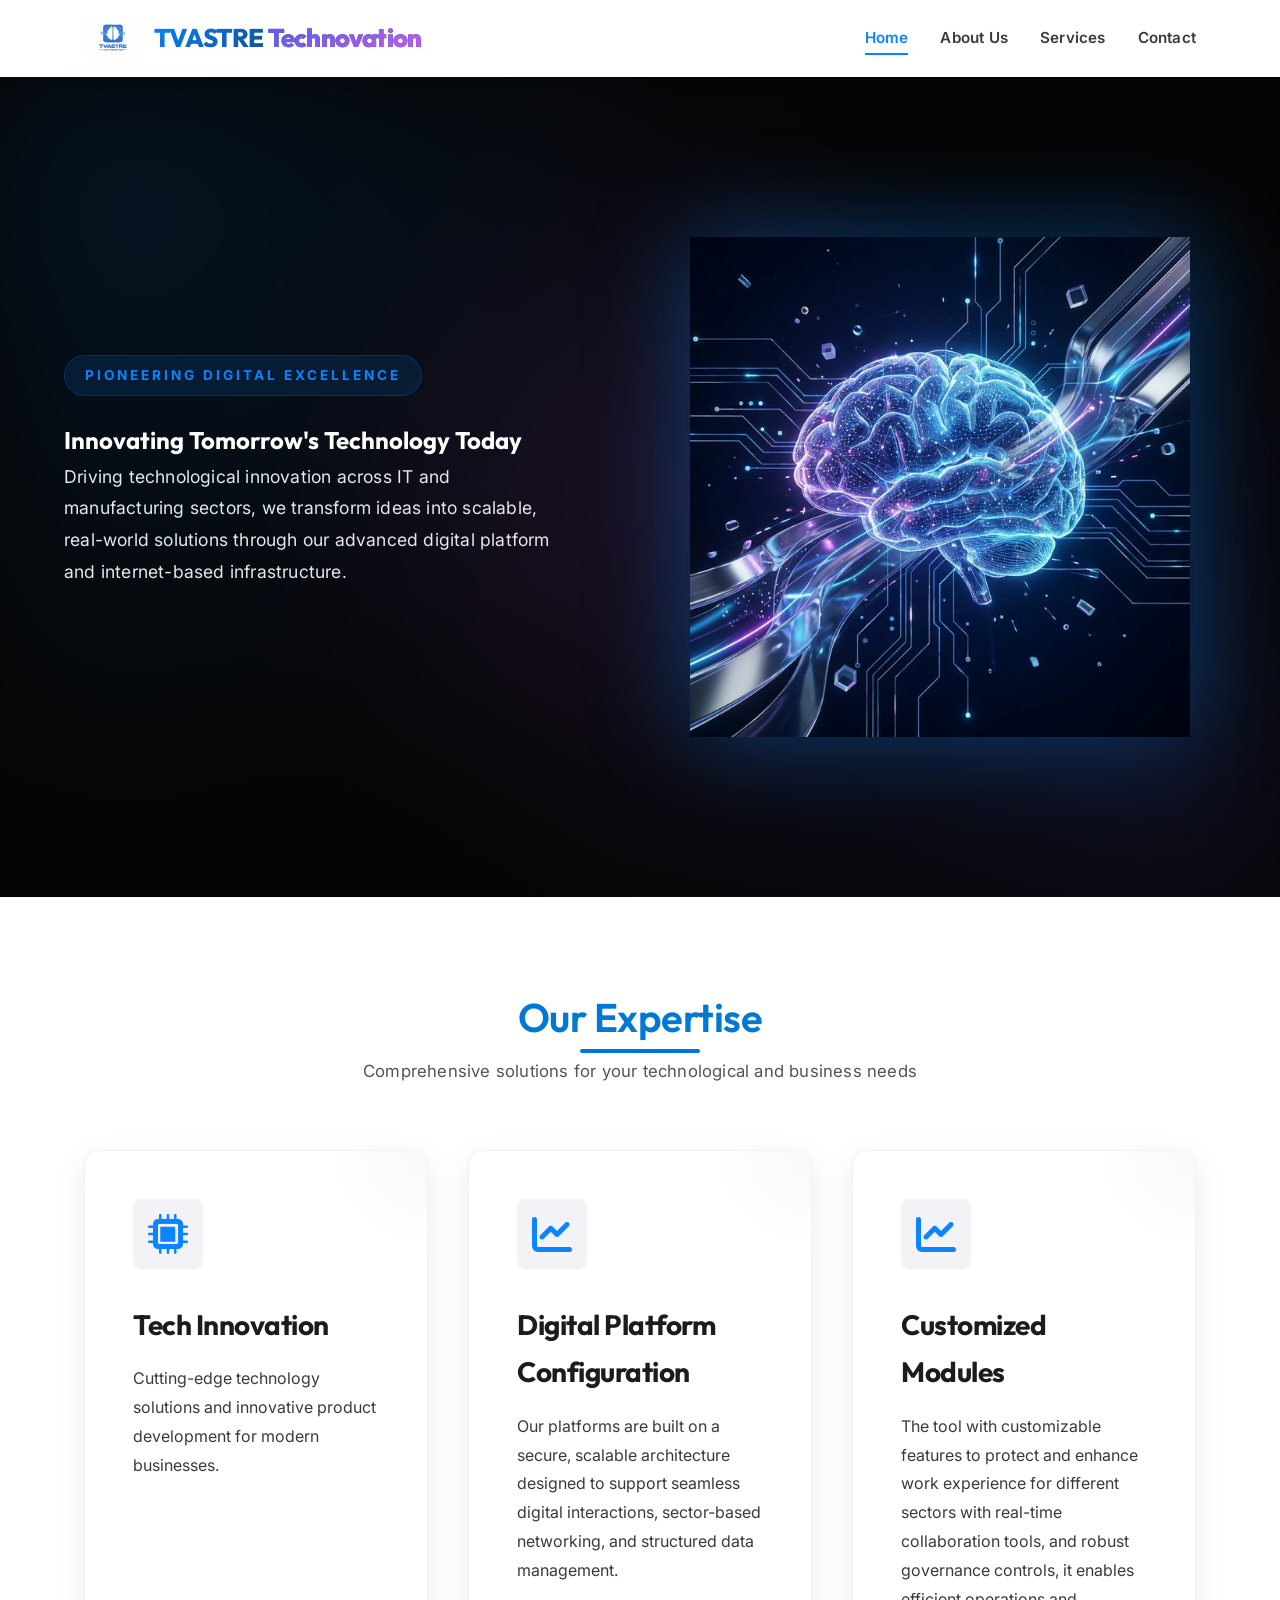
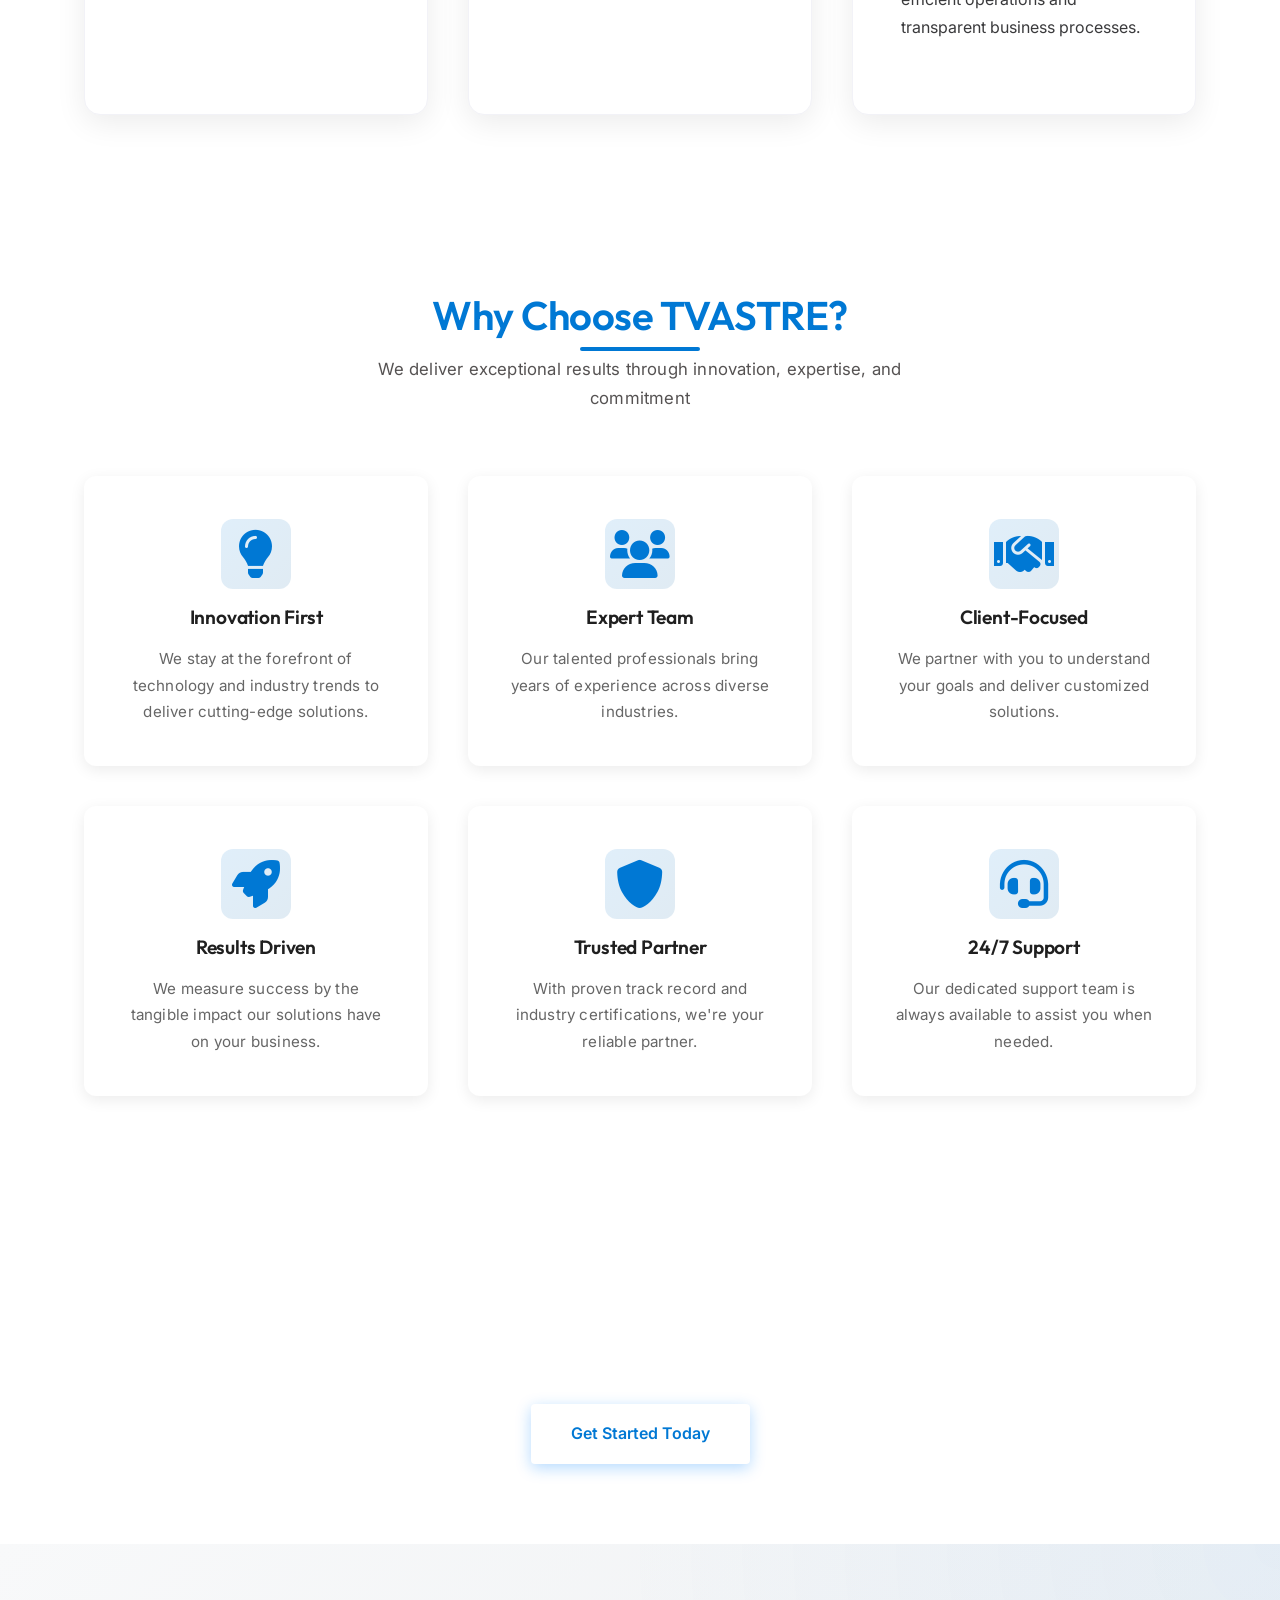
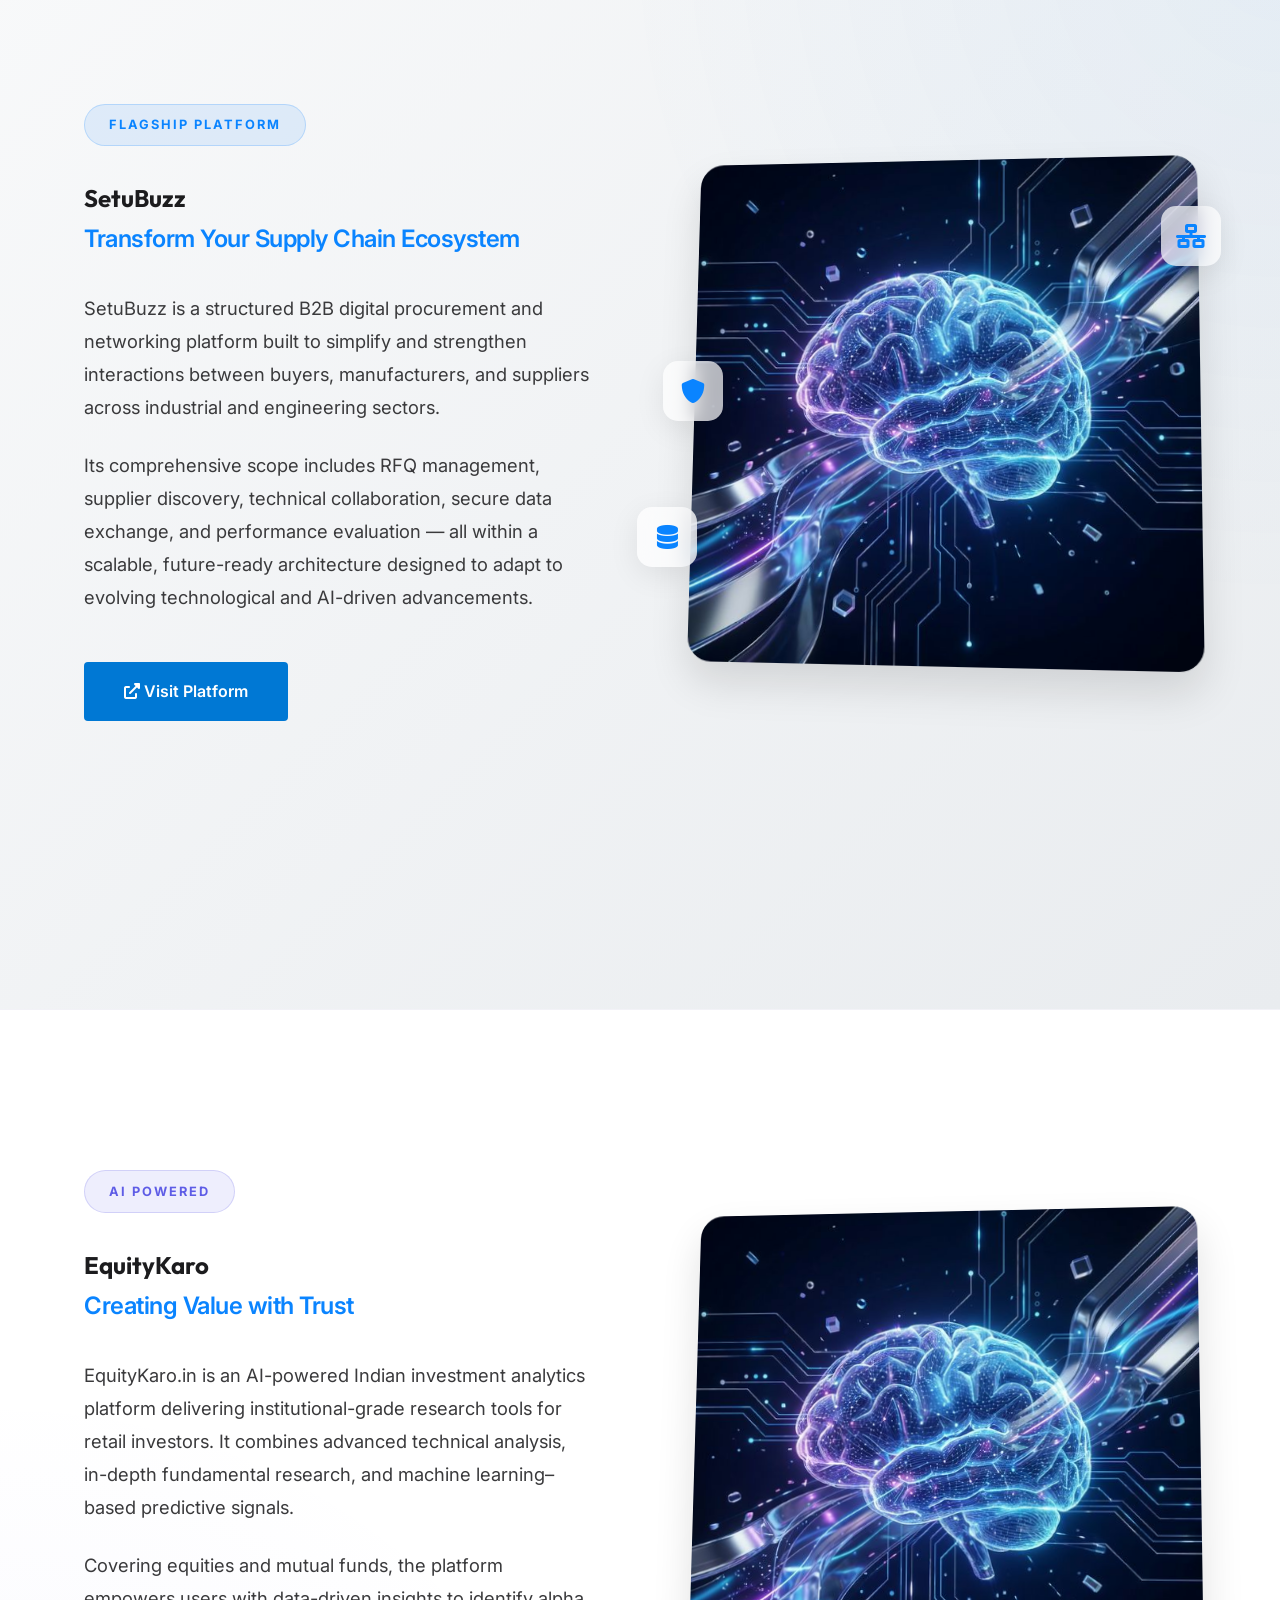
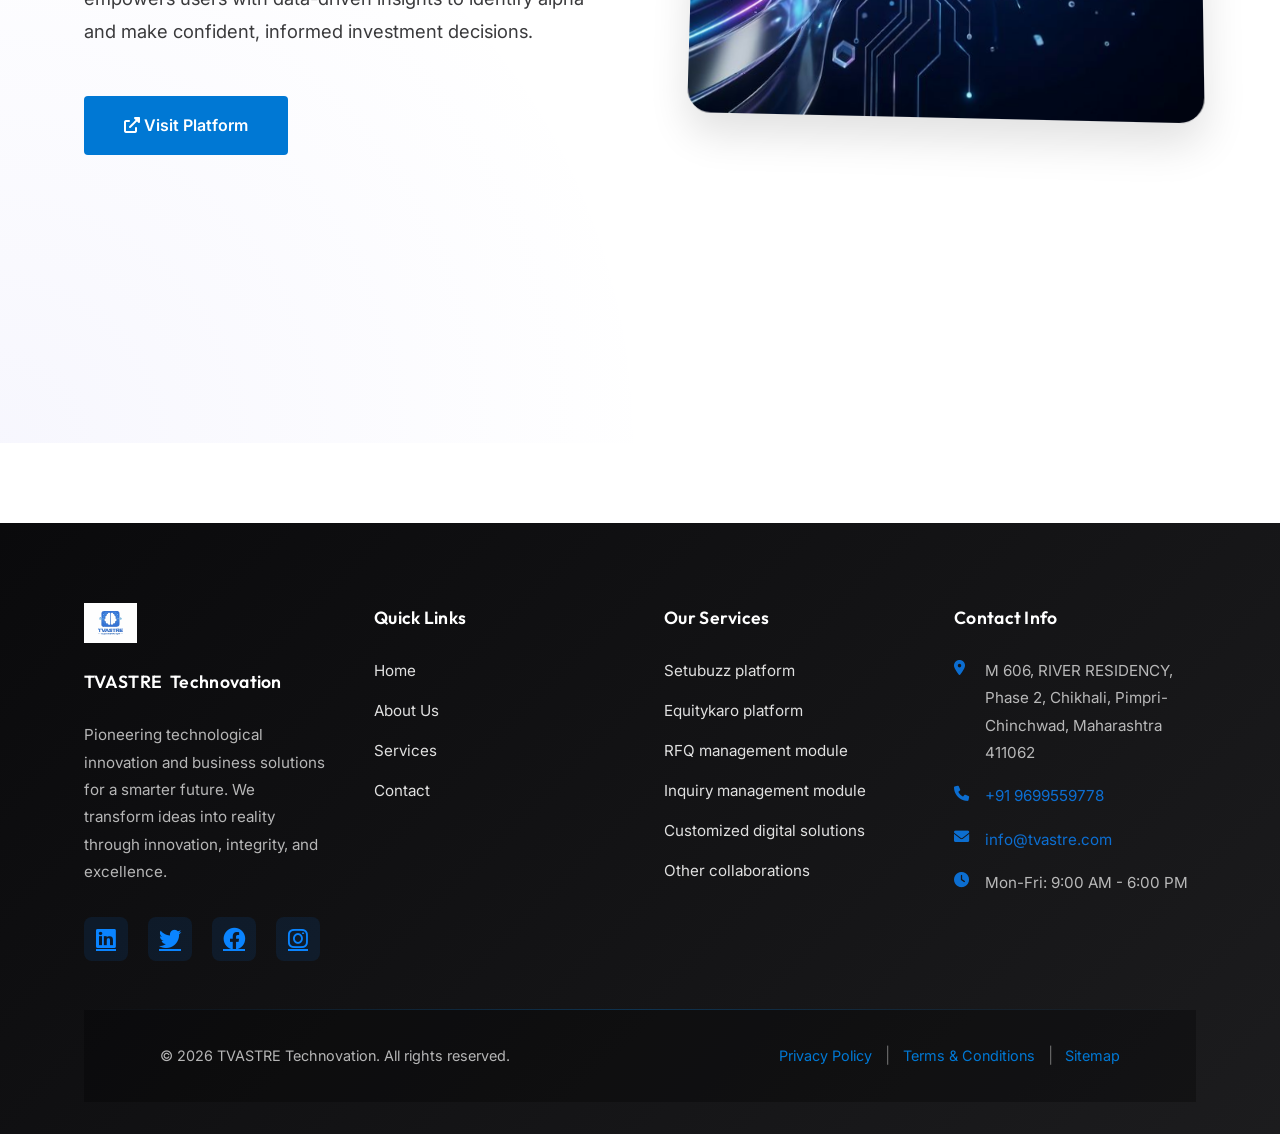
<file: index.html>
<!DOCTYPE html>
<html lang="en">

<head>
    <meta charset="UTF-8">
    <meta name="viewport" content="width=device-width, initial-scale=1.0">
    <meta name="description"
        content="TVASTRE Technovation - Leading technology innovation solutions for tech, finance, and Manufacturing industries. Transform your business with our cutting-edge solutions.">
    <meta name="keywords"
        content="technology innovation, tech solutions, software development, AI, machine learning, financial services, Manufacturing technology">
    <meta name="author" content="TVASTRE Technovation">
    <meta name="robots" content="index, follow, max-snippet:-1, max-image-preview:large, max-video-preview:-1">
    <meta name="theme-color" content="#0A84FF">
    <link rel="canonical" href="https://your-domain.com/index.html">

    <!-- Open Graph Tags -->
    <meta property="og:type" content="website">
    <meta property="og:title" content="TVASTRE Technovation - Tech Innovation Solutions">
    <meta property="og:description"
        content="Leading technology innovation solutions for tech, finance, and Manufacturing industries. Transform your business with our cutting-edge solutions.">
    <meta property="og:url" content="https://your-domain.com/">
    <meta property="og:image" content="https://your-domain.com/og-image.png">
    <meta property="og:site_name" content="TVASTRE Technovation">

    <!-- Twitter Card Tags -->
    <meta name="twitter:card" content="summary_large_image">
    <meta name="twitter:title" content="TVASTRE Technovation - Tech Innovation Solutions">
    <meta name="twitter:description"
        content="Leading technology innovation solutions for tech, finance, and Manufacturing industries.">
    <meta name="twitter:image" content="https://your-domain.com/og-image.png">

    <title>TVASTRE Technovation - Tech Innovation Solutions</title>
    <link rel="stylesheet" href="style.css">
    <link rel="stylesheet" href="https://cdnjs.cloudflare.com/ajax/libs/font-awesome/6.0.0/css/all.min.css">
    <link rel="preconnect" href="https://fonts.googleapis.com">
    <link rel="preconnect" href="https://fonts.gstatic.com" crossorigin>
    <link
        href="https://fonts.googleapis.com/css2?family=Inter:wght@400;500;600&family=Outfit:wght@400;600;700;800&display=swap"
        rel="stylesheet">

    <!-- Structured Data - Organization -->
    <script type="application/ld+json">
    {
        "@context": "https://schema.org",
        "@type": "Organization",
        "name": "TVASTRE Technovation",
        "alternateName": "TVASTRE",
        "url": "https://your-domain.com",
        "logo": "https://your-domain.com/logo.svg",
        "description": "Technology innovation and business solutions company",
        "foundingDate": "2010",
        "founders": [
            {
                "@type": "Person",
                "name": "Reena Panchal",
                "jobTitle": "Founder & CEO"
            }
        ],
        "address": {
            "@type": "PostalAddress",
            "streetAddress": "RIVER RESIDENCY, Phase 2, Chikhali",
            "addressLocality": "Pimpri-Chinchwad",
            "addressRegion": "Maharashtra",
            "postalCode": "411062",
            "addressCountry": "IN"
        },
        "contactPoint": {
            "@type": "ContactPoint",
            "contactType": "Customer Service",
            "telephone": "+91-9699559778",
            "email": "info@tvastre.com"
        },
        "sameAs": [
            "https://www.linkedin.com/company/tvastre-technovation",
            "https://www.twitter.com/tvastre",
            "https://www.facebook.com/tvastre",
            "https://www.instagram.com/tvastre"
        ]
    }
    </script>

    <!-- Structured Data - WebSite -->
    <script type="application/ld+json">
    {
        "@context": "https://schema.org",
        "@type": "WebSite",
        "name": "TVASTRE Technovation",
        "url": "https://your-domain.com",
        "potentialAction": {
            "@type": "SearchAction",
            "target": {
                "@type": "EntryPoint",
                "urlTemplate": "https://your-domain.com/search?q={search_term_string}"
            },
            "query-input": "required name=search_term_string"
        }
    }
    </script>
</head>

<body>
    <!-- Header -->
    <header>
        <div class="container">
            <nav>
                <div class="logo">
                    <img src="assets/images/logo.svg" alt="TVASTRE Technovation Logo" class="logo-img">
                    <h1>TVASTRE <span>Technovation</span></h1>
                </div>
                <div class="menu-toggle" id="menuToggle">
                    <i class="fas fa-bars"></i>
                </div>
                <ul class="nav-links" id="navLinks">
                    <li><a href="index.html" class="active">Home</a></li>
                    <li><a href="about.html">About Us</a></li>
                    <li><a href="services.html">Services</a></li>
                    <li><a href="contact.html">Contact</a></li>
                </ul>
            </nav>
        </div>
    </header>

    <!-- Hero Section -->
    <section class="hero">
        <div class="hero-mesh"></div>
        <div class="container hero-content">
            <div class="hero-text">
                <span class="eyebrow">Pioneering Digital Excellence</span>
                <h2>Innovating Tomorrow's Technology Today</h2>
                <p>Driving technological innovation across IT and manufacturing sectors, we transform ideas into scalable, real-world solutions through our advanced digital platform and internet-based infrastructure.</p>
                <!-- <div class="hero-buttons">
                    <a href="services.html" class="cta-button-outline">Explore Services</a>
                </div> -->
            </div>
            <div class="hero-visual">
                <div class="visual-container">
                    <img src="assets/images/hero-visual.png" alt="Technology Innovation" class="main-visual">
                    <!-- <div class="glass-card stat-card-1">
                        <div class="card-icon"><i class="fas fa-rocket"></i></div>
                        <div class="card-info">
                            <span class="number">10+</span>
                            <span class="label">Years Experience</span>
                        </div>
                    </div>
                    <div class="glass-card stat-card-2">
                        <div class="card-icon"><i class="fas fa-check-circle"></i></div>
                        <div class="card-info">
                            <span class="number">5+</span>
                            <span class="label">Innovations Delivered</span>
                        </div>
                    </div> -->
                </div>
            </div>
        </div>
    </section>

    <!-- Services Overview -->
    <section class="services-overview">
        <div class="container">
            <div class="section-title">
                <h2>Our Expertise</h2>
                <p>Comprehensive solutions for your technological and business needs</p>
            </div>
            <div class="services-grid">
                <div class="service-card">
                    <div class="service-icon">
                        <i class="fas fa-microchip"></i>
                    </div>
                    <h3>Tech Innovation</h3>
                    <p>Cutting-edge technology solutions and innovative product development for modern businesses.</p>
                </div>
                <div class="service-card">
                    <div class="service-icon">
                        <i class="fas fa-chart-line"></i>
                    </div>
                    <h3>Digital Platform Configuration</h3>
                    <p>Our platforms are built on a secure, scalable architecture designed to support seamless digital
                        interactions, sector-based networking, and structured data management.</p>
                </div>
                <div class="service-card">
                    <div class="service-icon">
                        <i class="fas fa-chart-line"></i>
                    </div>
                    <h3>Customized Modules</h3>
                    <p>The tool with customizable features to protect and enhance work experience for different sectors
                        with real-time collaboration tools, and robust governance controls, it enables efficient
                        operations and transparent business processes.</p>
                </div>
            </div>
        </div>
    </section>

    <!-- Why Choose Us Section -->
    <section class="why-choose-us">
        <div class="container">
            <div class="section-title">
                <h2>Why Choose TVASTRE?</h2>
                <p>We deliver exceptional results through innovation, expertise, and commitment</p>
            </div>
            <div class="why-grid">
                <div class="why-card">
                    <div class="why-icon">
                        <i class="fas fa-lightbulb"></i>
                    </div>
                    <h4>Innovation First</h4>
                    <p>We stay at the forefront of technology and industry trends to deliver cutting-edge solutions.</p>
                </div>
                <div class="why-card">
                    <div class="why-icon">
                        <i class="fas fa-users"></i>
                    </div>
                    <h4>Expert Team</h4>
                    <p>Our talented professionals bring years of experience across diverse industries.</p>
                </div>
                <div class="why-card">
                    <div class="why-icon">
                        <i class="fas fa-handshake"></i>
                    </div>
                    <h4>Client-Focused</h4>
                    <p>We partner with you to understand your goals and deliver customized solutions.</p>
                </div>
                <div class="why-card">
                    <div class="why-icon">
                        <i class="fas fa-rocket"></i>
                    </div>
                    <h4>Results Driven</h4>
                    <p>We measure success by the tangible impact our solutions have on your business.</p>
                </div>
                <div class="why-card">
                    <div class="why-icon">
                        <i class="fas fa-shield-alt"></i>
                    </div>
                    <h4>Trusted Partner</h4>
                    <p>With proven track record and industry certifications, we're your reliable partner.</p>
                </div>
                <div class="why-card">
                    <div class="why-icon">
                        <i class="fas fa-headset"></i>
                    </div>
                    <h4>24/7 Support</h4>
                    <p>Our dedicated support team is always available to assist you when needed.</p>
                </div>
            </div>
        </div>
    </section>

    <!-- Featured Projects Section -->
    <!-- <section class="projects-section">
        <div class="container">
            <div class="section-title">
                <h2>Our Success Stories</h2>
                <p>Transforming businesses across industries with innovative solutions</p>
            </div>
            <div class="projects-grid">
                <div class="project-card">
                    <div class="project-image" style="background-image: url('https://images.unsplash.com/photo-1552664730-d307ca884978?w=600&h=400&fit=crop');" aria-label="Digital Transformation Initiative - Technology project showcasing modern tech workspace" title="Digital Transformation Initiative"></div>
                    <div class="project-content">
                        <h4>Digital Transformation Initiative</h4>
                        <p class="project-category">Technology</p>
                        <p>Successfully digitized business processes for a leading enterprise, increasing efficiency by 40%.</p>
                        <a href="#" class="project-link" aria-label="Learn more about Digital Transformation Initiative project">Learn More →</a>
                    </div>
                </div>
                <div class="project-card">
                    <div class="project-image" style="background-image: url('https://images.unsplash.com/photo-1551288049-bebda4e38f71?w=600&h=400&fit=crop');" aria-label="Financial Analytics Platform - Finance project with data insights and analytics" title="Financial Analytics Platform"></div>
                    <div class="project-content">
                        <h4>Analytics Platform</h4>
                        <p class="project-category">Digital</p>
                        <p>Developed comprehensive analytics platform delivering real-time insights for strategic decision making.</p>
                        <a href="#" class="project-link" aria-label="Learn more about Financial Analytics Platform project">Learn More →</a>
                    </div>
                </div>
            </div>
        </div>
    </section> -->

    <!-- Statistics Section -->
    <!-- <section class="stats-section">
        <div class="container">
            <div class="stats-grid">
                <div class="stat-card">
                    <h3 class="stat-number">150+</h3>
                    <p>Projects Completed</p>
                </div>
                <div class="stat-card">
                    <h3 class="stat-number">50+</h3>
                    <p>Enterprise Clients</p>
                </div>
                <div class="stat-card">
                    <h3 class="stat-number">100+</h3>
                    <p>Team Members</p>
                </div>
                <div class="stat-card">
                    <h3 class="stat-number">15+</h3>
                    <p>Years Experience</p>
                </div>
            </div>
        </div>
    </section> -->

    <!-- CTA Banner -->
    <section class="cta-banner">
        <div class="container">
            <h2>Ready to Transform Your Business?</h2>
            <p>Let's work together to achieve your goals with innovative solutions</p>
            <a href="contact.html" class="cta-button">Get Started Today</a>
        </div>
    </section>

    <!-- SetuBuzz Product Section -->
    <section class="product-section setubuzz-section" id="setubuzz">
        <div class="container">
            <div class="product-grid">
                <div class="product-info-panel">
                    <div class="product-badge">Flagship Platform</div>
                    <h1>SetuBuzz</h1>
                    <p class="product-tagline">Transform Your Supply Chain Ecosystem</p>
                    <p class="product-description">
                        SetuBuzz is a structured B2B digital procurement and networking platform built to simplify and
                        strengthen interactions between buyers, manufacturers, and suppliers across industrial and
                        engineering sectors.
                    </p>
                    <p class="product-description">
                        Its comprehensive scope includes RFQ management, supplier discovery, technical collaboration,
                        secure
                        data exchange, and performance evaluation — all within a scalable, future-ready architecture
                        designed to adapt to evolving technological and AI-driven advancements.
                    </p>
                    <div class="product-cta-simple">
                        <a href="https://setubuzz.com" class="cta-button-primary"><i
                                class="fas fa-external-link-alt"></i> Visit Platform</a>
                    </div>
                </div>
                <div class="product-visual-panel">
                    <div class="floating-icons">
                        <i class="fas fa-network-wired icon-1"></i>
                        <i class="fas fa-database icon-2"></i>
                        <i class="fas fa-shield-alt icon-3"></i>
                    </div>
                    <img src="assets/images/setubuzz-visual.png" alt="SetuBuzz Platform" class="product-image-main">
                </div>
            </div>


        </div>
    </section>

    <!-- EquityKaro Product Section -->
    <section class="product-section equitykaro-section" id="equitykaro">
        <div class="container">
            <div class="product-grid reverse">
                <div class="product-visual-panel">
                    <img src="assets/images/equitykaro-visual.png" alt="EquityKaro AI Platform"
                        class="product-image-main">
                </div>
                <div class="product-info-panel">
                    <div class="product-badge accent">AI Powered</div>
                    <h1>EquityKaro</h1>
                    <p class="product-tagline">Creating Value with Trust</p>
                    <p class="product-description">
                        EquityKaro.in is an AI-powered Indian investment analytics platform delivering
                        institutional-grade
                        research tools for retail investors. It combines advanced technical analysis, in-depth
                        fundamental
                        research, and machine learning–based predictive signals.
                    </p>
                    <p class="product-description">
                        Covering equities and mutual funds, the platform empowers users with data-driven insights to
                        identify alpha and make confident, informed investment decisions.
                    </p>
                    <div class="product-cta-simple">
                        <a href="https://equitykaro.in" class="cta-button-primary"><i
                                class="fas fa-external-link-alt"></i> Visit Platform</a>
                    </div>
                </div>
            </div>
        </div>
    </section>
    </div>
    </section>

    <!-- Footer -->
    <footer>
        <div class="container">
            <div class="footer-content">
                <div class="footer-section">
                    <div class="footer-logo">
                        <img src="assets/images/logo.svg" alt="TVASTRE Technovation Logo" class="footer-logo-img">
                        <h3>TVASTRE <span>Technovation</span></h3>
                    </div>
                    <p>Pioneering technological innovation and business solutions for a smarter future. We transform
                        ideas into reality through innovation, integrity, and excellence.</p>
                    <div class="social-links">
                        <a href="#" title="LinkedIn"><i class="fab fa-linkedin"></i></a>
                        <a href="#" title="Twitter"><i class="fab fa-twitter"></i></a>
                        <a href="#" title="Facebook"><i class="fab fa-facebook"></i></a>
                        <a href="#" title="Instagram"><i class="fab fa-instagram"></i></a>
                    </div>
                </div>

                <div class="footer-section">
                    <h3>Quick Links</h3>
                    <ul class="footer-links">
                        <li><a href="index.html">Home</a></li>
                        <li><a href="about.html">About Us</a></li>
                        <li><a href="services.html">Services</a></li>
                        <li><a href="contact.html">Contact</a></li>
                    </ul>
                </div>

                <div class="footer-section">
                    <h3>Our Services</h3>
                    <ul class="footer-links">
                        <li><a href="services.html">Setubuzz platform</a></li>
                        <li><a href="services.html">Equitykaro platform</a></li>
                        <li><a href="services.html">RFQ management module</a></li>
                        <li><a href="services.html">Inquiry management module</a></li>
                        <li><a href="services.html">Customized digital solutions</a></li>
                        <li><a href="services.html">Other collaborations</a></li>
                    </ul>
                </div>

                <div class="footer-section">
                    <h3>Contact Info</h3>
                    <div class="contact-details">
                        <p><i class="fas fa-map-marker-alt"></i>M 606, RIVER RESIDENCY, Phase 2, Chikhali, Pimpri-Chinchwad,
                            Maharashtra 411062</p>
                        <p><i class="fas fa-phone"></i> <a href="tel:+919699559778">+91 9699559778</a></p>
                        <p><i class="fas fa-envelope"></i> <a
                                href="mailto:info@tvastre.com">info@tvastre.com</a></p>
                        <p><i class="fas fa-clock"></i> Mon-Fri: 9:00 AM - 6:00 PM</p>
                    </div>
                </div>
            </div>

            <div class="footer-divider"></div>

            <div class="footer-bottom">
                <div class="container">
                    <div class="footer-bottom-content">
                        <p class="copyright">&copy; 2026 TVASTRE Technovation. All rights reserved.</p>
                        <div class="footer-links-bottom">
                            <a href="privacy.html">Privacy Policy</a>
                            <span>|</span>
                            <a href="terms.html">Terms & Conditions</a>
                            <span>|</span>
                            <a href="sitemap.html">Sitemap</a>
                        </div>
                    </div>
                </div>
            </div>
        </div>
    </footer>

    <!-- Mobile Menu Toggle & Parallax Script -->
    <script>
        // Mobile Menu Toggle
        const menuToggle = document.getElementById('menuToggle');
        const navLinks = document.getElementById('navLinks');

        menuToggle.addEventListener('click', function () {
            navLinks.classList.toggle('active');
        });

        // Close menu when a link is clicked
        document.querySelectorAll('.nav-links a').forEach(link => {
            link.addEventListener('click', function () {
                navLinks.classList.remove('active');
            });
        });

        // Close menu when clicking outside
        document.addEventListener('click', function (event) {
            const isClickInsideNav = navLinks.contains(event.target);
            const isClickInsideToggle = menuToggle.contains(event.target);

            if (!isClickInsideNav && !isClickInsideToggle) {
                navLinks.classList.remove('active');
            }
        });

        // Parallax Effect for Background Elements
        window.addEventListener('scroll', function () {
            const parallaxElements = document.querySelectorAll('.hero, .cta-banner, .parallax-section');

            parallaxElements.forEach(function (element) {
                const scrollPosition = window.pageYOffset;
                const elementOffset = element.offsetTop;
                const distance = scrollPosition - elementOffset;
                const parallaxSpeed = 0.5;

                if (distance > -element.offsetHeight && distance < window.innerHeight) {
                    element.style.backgroundPosition = 'center ' + (distance * parallaxSpeed) + 'px';
                }
            });
        });

        // Smooth Scroll Behavior for Anchor Links
        document.querySelectorAll('a[href^="#"]').forEach(anchor => {
            anchor.addEventListener('click', function (e) {
                e.preventDefault();
                const target = document.querySelector(this.getAttribute('href'));
                if (target) {
                    target.scrollIntoView({
                        behavior: 'smooth',
                        block: 'start'
                    });
                }
            });
        });
    </script>
</body>

</html>
</file>
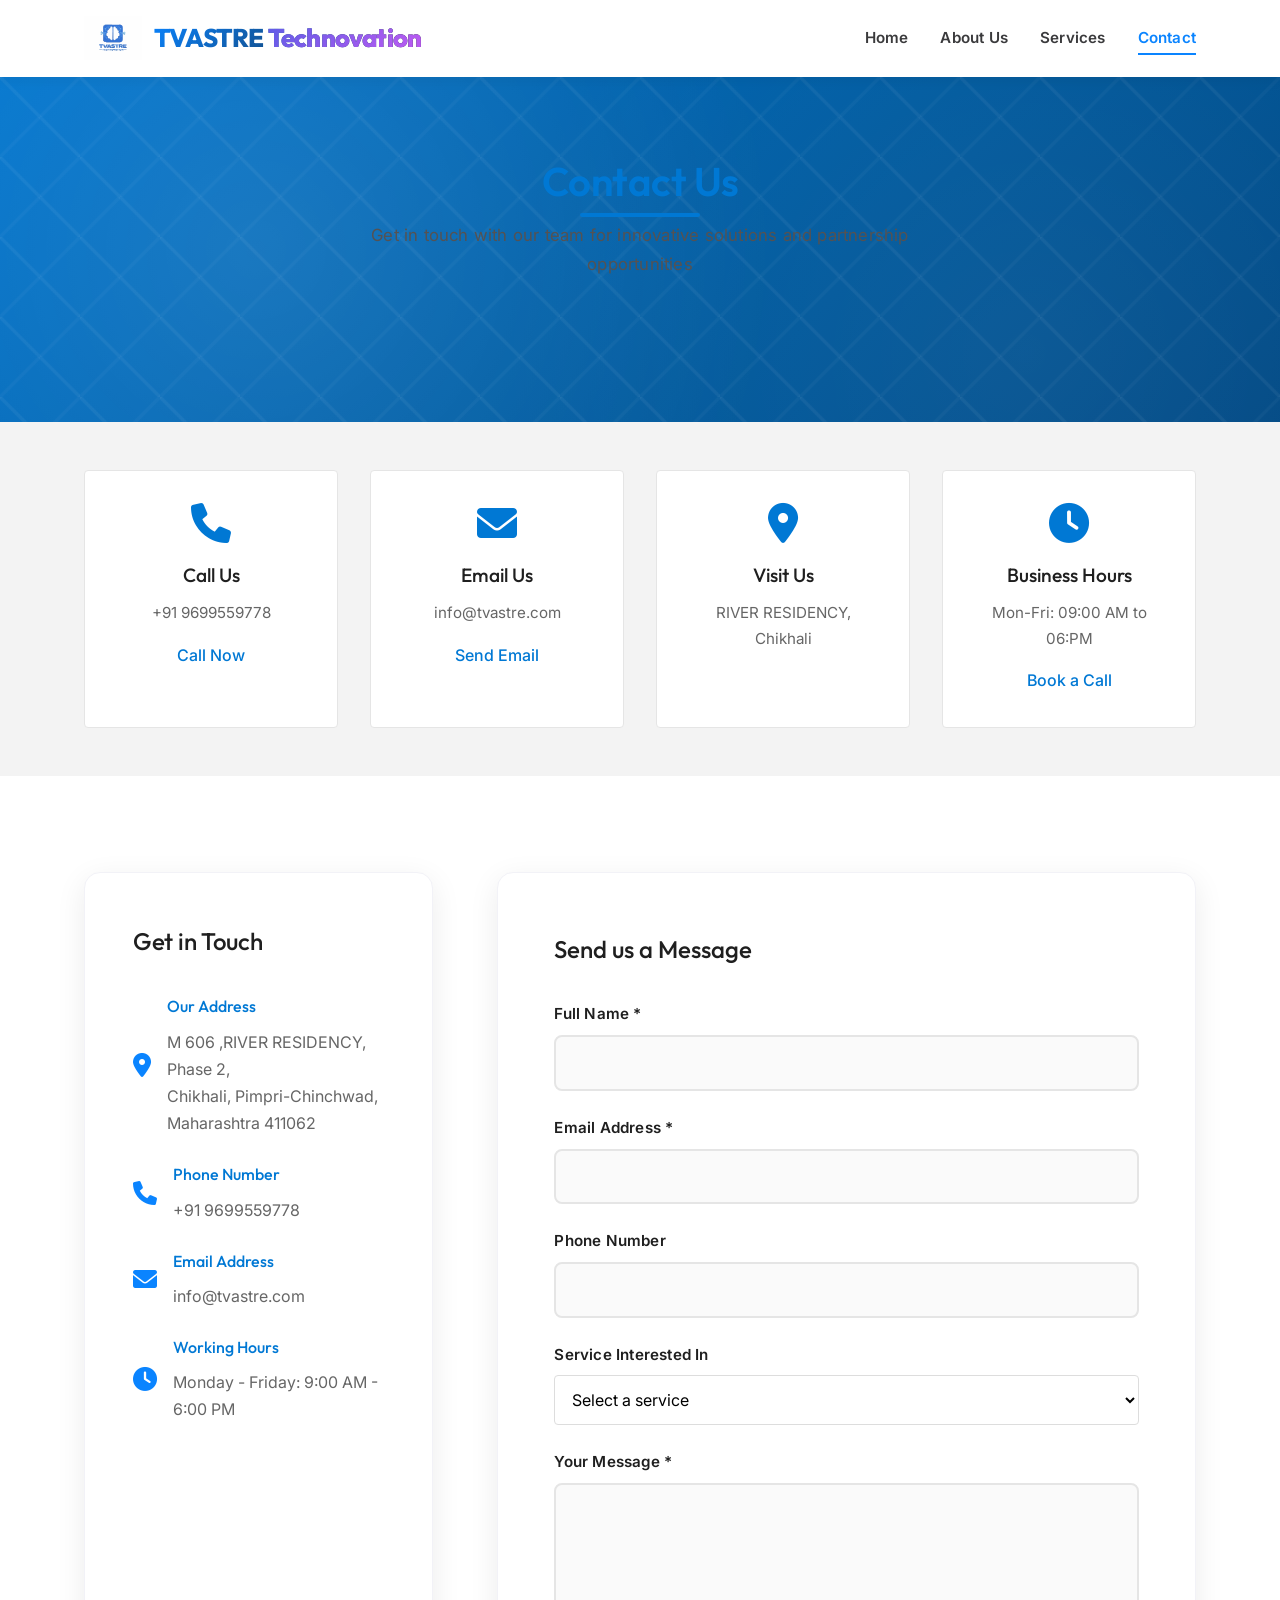
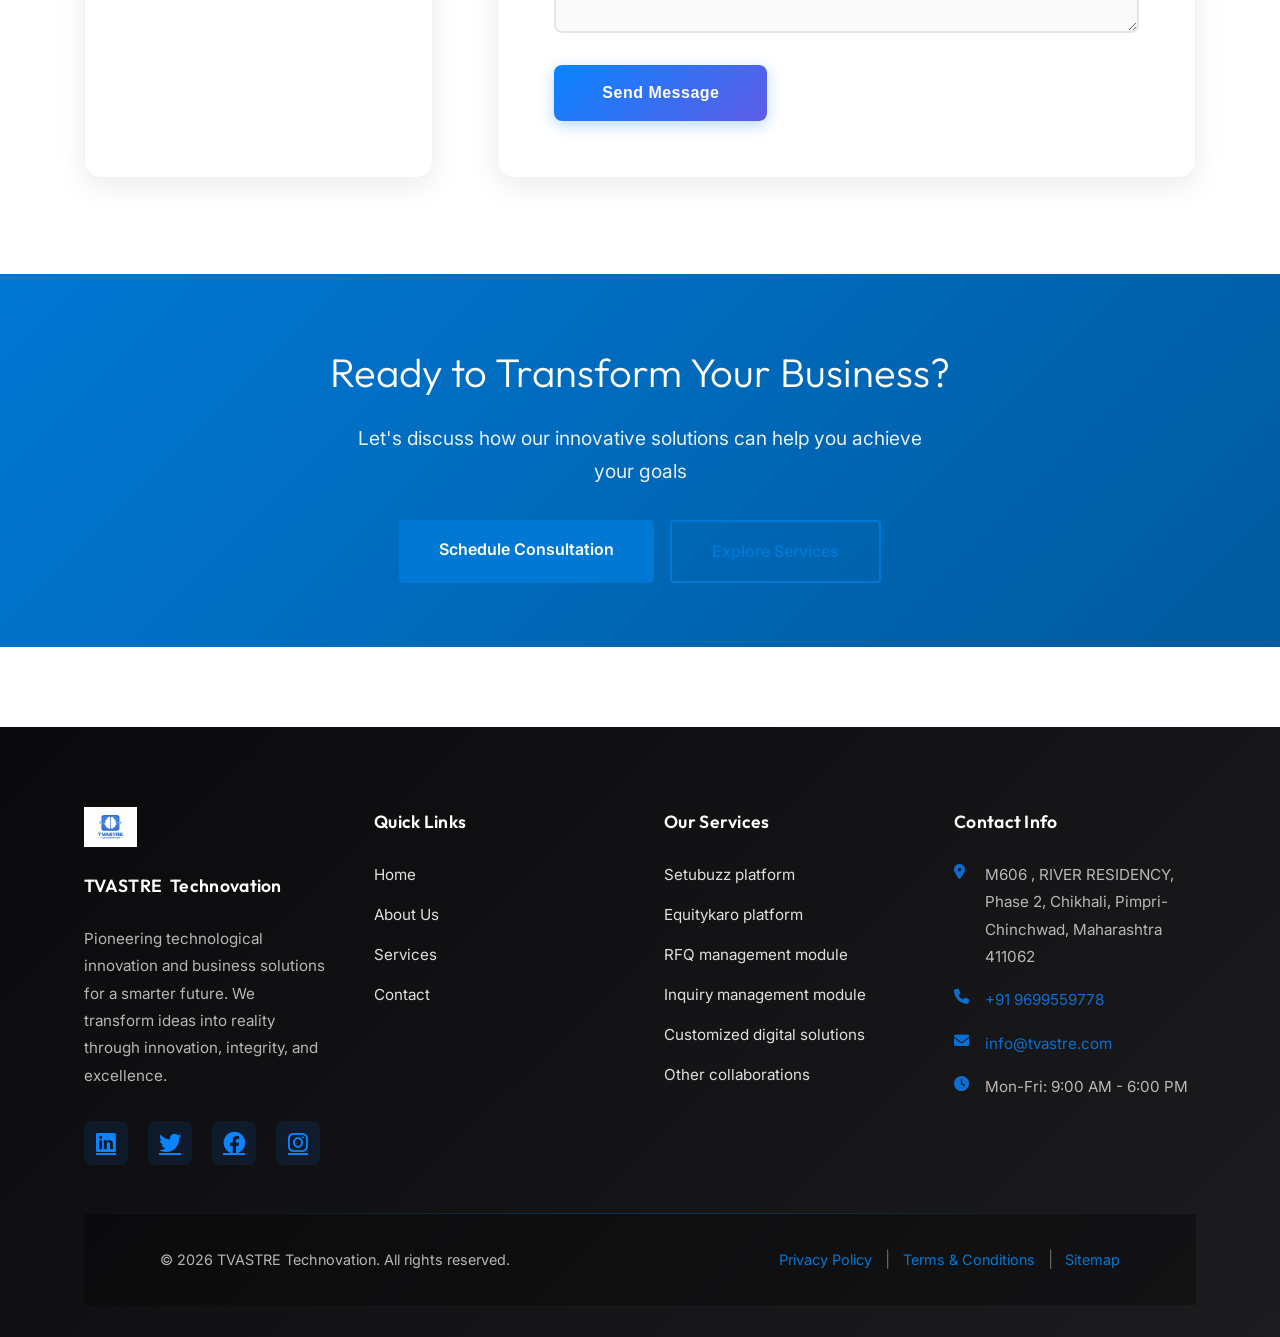
<file: contact.html>
<!DOCTYPE html>
<html lang="en">

<head>
    <meta charset="UTF-8">
    <meta name="viewport" content="width=device-width, initial-scale=1.0">
    <meta name="description"
        content="Contact TVASTRE Technovation for technology solutions, financial services, and Manufacturing design. Call +91-9699559778 or email us today.">
    <meta name="keywords"
        content="contact us, technology consulting, business solutions, customer support, innovation partner">
    <meta name="author" content="TVASTRE Technovation">
    <meta name="robots" content="index, follow, max-snippet:-1, max-image-preview:large, max-video-preview:-1">
    <meta name="theme-color" content="#0A84FF">
    <link rel="canonical" href="https://your-domain.com/contact.html">

    <!-- Open Graph Tags -->
    <meta property="og:type" content="website">
    <meta property="og:title" content="Contact Us - TVASTRE Technovation">
    <meta property="og:description"
        content="Get in touch with our team for innovative solutions and partnership opportunities.">
    <meta property="og:url" content="https://your-domain.com/contact.html">
    <meta property="og:image" content="https://your-domain.com/og-image.png">

    <!-- Twitter Card Tags -->
    <meta name="twitter:card" content="summary_large_image">
    <meta name="twitter:title" content="Contact Us - TVASTRE Technovation">
    <meta name="twitter:description" content="Get in touch with our team for innovative solutions.">
    <meta name="twitter:image" content="https://your-domain.com/og-image.png">

    <title>Contact Us - TVASTRE Technovation</title>
    <link rel="stylesheet" href="style.css">
    <link rel="stylesheet" href="https://cdnjs.cloudflare.com/ajax/libs/font-awesome/6.0.0/css/all.min.css">
    <link rel="preconnect" href="https://fonts.googleapis.com">
    <link rel="preconnect" href="https://fonts.gstatic.com" crossorigin>
    <link
        href="https://fonts.googleapis.com/css2?family=Inter:wght@400;500;600&family=Outfit:wght@400;600;700;800&display=swap"
        rel="stylesheet">

    <!-- Structured Data - ContactPoint -->
    <script type="application/ld+json">
    {
        "@context": "https://schema.org",
        "@type": "ContactPoint",
        "contactType": "Customer Service",
        "telephone": "+91-9699559778",
        "email": "info@tvastre.com",
        "areaServed": "IN",
        "availableLanguage": "en"
    }
    </script>

    <!-- Structured Data - Organization with Local Address -->
    <script type="application/ld+json">
    {
        "@context": "https://schema.org",
        "@type": "Organization",
        "name": "TVASTRE Technovation",
        "url": "https://your-domain.com",
        "address": {
            "@type": "PostalAddress",
            "streetAddress": "RIVER RESIDENCY, Phase 2, Chikhali",
            "addressLocality": "Pimpri-Chinchwad",
            "addressRegion": "Maharashtra",
            "postalCode": "411062",
            "addressCountry": "IN"
        },
        "telephone": "+91-9699559778",
        "email": "info@tvastre.com"
    }
    </script>
</head>

<body>
    <header>
        <div class="container">
            <nav>
                <div class="logo">
                    <img src="assets/images/logo.svg" alt="TVASTRE Technovation Logo" class="logo-img">
                    <h1>TVASTRE <span>Technovation</span></h1>
                </div>
                <div class="menu-toggle" id="menuToggle">
                    <i class="fas fa-bars"></i>
                </div>
                <ul class="nav-links" id="navLinks">
                    <li><a href="index.html">Home</a></li>
                    <li><a href="about.html">About Us</a></li>
                    <li><a href="services.html">Services</a></li>
                    <li><a href="contact.html" class="active">Contact</a></li>
                </ul>
            </nav>
        </div>
    </header>

    <section class="contact-hero">
        <div class="container">
            <div class="section-title">
                <h2>Contact Us</h2>
                <p class="text-white">Get in touch with our team for innovative solutions and partnership opportunities
                </p>
            </div>
        </div>
    </section>

    <!-- Quick Contact Section -->
    <section class="quick-contact">
        <div class="container">
            <div class="quick-contact-grid">
                <div class="quick-contact-card">
                    <i class="fas fa-phone"></i>
                    <h4>Call Us</h4>
                    <p>+91 9699559778</p>
                    <a href="tel:+919699559778">Call Now</a>
                </div>
                <div class="quick-contact-card">
                    <i class="fas fa-envelope"></i>
                    <h4>Email Us</h4>
                    <p>info@tvastre.com</p>
                    <a href="mailto:info@tvastre.com">Send Email</a>
                </div>
                <div class="quick-contact-card">
                    <i class="fas fa-map-marker-alt"></i>
                    <h4>Visit Us</h4>
                    <p>RIVER RESIDENCY, Chikhali</p>
                    <!-- <a href="#location">Get Directions</a> -->
                </div>
                <div class="quick-contact-card">
                    <i class="fas fa-clock"></i>
                    <h4>Business Hours</h4>
                    <p>Mon-Fri: 09:00 AM to 06:PM</p>
                    <a href="#contact-form">Book a Call</a>
                </div>
            </div>
        </div>
    </section>

    <section class="contact-section" id="contact-form">
        <div class="container">
            <div class="contact-container">
                <div class="contact-info">
                    <h3>Get in Touch</h3>
                    <div class="contact-item">
                        <i class="fas fa-map-marker-alt contact-icon"></i>
                        <div>
                            <h4>Our Address</h4>
                            <p>M 606 ,RIVER RESIDENCY, Phase 2,<br>Chikhali, Pimpri-Chinchwad,<br>Maharashtra 411062</p>
                        </div>
                    </div>
                    <div class="contact-item">
                        <i class="fas fa-phone contact-icon"></i>
                        <div>
                            <h4>Phone Number</h4>
                            <p>+91 9699559778</p>
                        </div>
                    </div>
                    <div class="contact-item">
                        <i class="fas fa-envelope contact-icon"></i>
                        <div>
                            <h4>Email Address</h4>
                            <p>info@tvastre.com</p>
                        </div>
                    </div>
                    <div class="contact-item">
                        <i class="fas fa-clock contact-icon"></i>
                        <div>
                            <h4>Working Hours</h4>
                            <p>Monday - Friday: 9:00 AM - 6:00 PM</p>
                        </div>
                    </div>
                </div>
                <div class="contact-form">
                    <h3>Send us a Message</h3>
                    <form id="contactForm">
                        <div class="form-group">
                            <label for="name">Full Name *</label>
                            <input type="text" id="name" name="name" required>
                        </div>
                        <div class="form-group">
                            <label for="email">Email Address *</label>
                            <input type="email" id="email" name="email" required>
                        </div>
                        <div class="form-group">
                            <label for="phone">Phone Number</label>
                            <input type="tel" id="phone" name="phone">
                        </div>
                        <div class="form-group">
                            <label for="service">Service Interested In</label>
                            <select id="service" name="service">
                                <option value="">Select a service</option>
                                <option value="Setubuzz Platform">Setubuzz Platform</option>
                                <option value="Equitykaro Platform">Equitykaro Platform</option>
                                <option value="RFQ management module">RFQ management module</option>
                                <option value="Inquiry management module">Inquiry management module</option>
                                <option value="Customized digital solutions">Customized digital solutions</option>
                                <option value="Other collaborations">Other collaborations</option>
                            </select>
                        </div>
                        <div class="form-group">
                            <label for="message">Your Message *</label>
                            <textarea id="message" name="message" required></textarea>
                        </div>
                        <button type="submit" class="submit-btn">Send Message</button>
                    </form>
                </div>
            </div>
        </div>
    </section>

    <!-- FAQ Section -->
    <!-- <section class="faq-section">
        <div class="container">
            <div class="section-title">
                <h2>Frequently Asked Questions</h2>
                <p>Find answers to common questions about our services and processes</p>
            </div>
            <div class="faq-grid">
                <div class="faq-card">
                    <h4>What services do you offer?</h4>
                    <p>We provide comprehensive solutions in technology innovation, financial services, accounting, auditing, and Manufacturing design to help businesses grow and transform.</p>
                </div>
                <div class="faq-card">
                    <h4>How quickly can you respond?</h4>
                    <p>We aim to respond to all inquiries within 24 hours during business days. For urgent matters, please call us directly at +91 9699559778.</p>
                </div>
                <div class="faq-card">
                    <h4>Do you offer custom solutions?</h4>
                    <p>Yes! We specialize in tailoring solutions to meet your specific business needs. Contact us to discuss your requirements in detail.</p>
                </div>
                <div class="faq-card">
                    <h4>What are your payment terms?</h4>
                    <p>We offer flexible payment terms based on project scope and duration. Please discuss this with our team during the initial consultation.</p>
                </div>
                <div class="faq-card">
                    <h4>Do you provide support after project completion?</h4>
                    <p>Absolutely! We provide ongoing support and maintenance services to ensure your investment continues to deliver value.</p>
                </div>
                <div class="faq-card">
                    <h4>How do I get started?</h4>
                    <p>Fill out our contact form above, call us, or email us. We'll schedule a consultation to understand your needs and propose the best solution.</p>
                </div>
            </div>
        </div>
    </section> -->

    <!-- <section class="map-section" id="location">
        <div class="container">
            <div class="section-title">
                <h2>Our Location</h2>
                <p>Visit us at our office in Chikhali, Pimpri-Chinchwad</p>
            </div>
            <div class="map-container">
                <iframe 
                    src="https://www.google.com/maps/embed?pb=!1m18!1m12!1m3!1d3780.506742504858!2d73.76236307488674!3d18.63596826431463!2m3!1f0!2f0!3f0!3m2!1i1024!2i768!4f13.1!3m3!1m2!1s0x3bc2b9f1c9d6e0b1%3A0x8f2d3b3c3b3b3b3b!2sChikhali%2C%20Pimpri-Chinchwad%2C%20Maharashtra%20411062!5e0!3m2!1sen!2sin!4v1647423456789!5m2!1sen!2sin" 
                    width="100%" 
                    height="450" 
                    style="border:0; border-radius: 4px;" 
                    allowfullscreen="" 
                    loading="lazy">
                </iframe>
            </div>
        </div>
    </section> -->

    <!-- CTA Section -->
    <section class="cta-section">
        <div class="container">
            <div class="cta-content">
                <h2>Ready to Transform Your Business?</h2>
                <p>Let's discuss how our innovative solutions can help you achieve your goals</p>
                <div class="cta-buttons">
                    <a href="#contact-form" class="cta-button-primary">Schedule Consultation</a>
                    <a href="services.html" class="cta-button-secondary">Explore Services</a>
                </div>
            </div>
        </div>
    </section>

    <footer>
        <div class="container">
            <div class="footer-content">
                <div class="footer-section">
                    <div class="footer-logo">
                        <img src="assets/images/logo.svg" alt="TVASTRE Technovation Logo" class="footer-logo-img">
                        <h3>TVASTRE <span>Technovation</span></h3>
                    </div>
                    <p>Pioneering technological innovation and business solutions for a smarter future. We transform
                        ideas into reality through innovation, integrity, and excellence.</p>
                    <div class="social-links">
                        <a href="#" title="LinkedIn"><i class="fab fa-linkedin"></i></a>
                        <a href="#" title="Twitter"><i class="fab fa-twitter"></i></a>
                        <a href="#" title="Facebook"><i class="fab fa-facebook"></i></a>
                        <a href="#" title="Instagram"><i class="fab fa-instagram"></i></a>
                    </div>
                </div>

                <div class="footer-section">
                    <h3>Quick Links</h3>
                    <ul class="footer-links">
                        <li><a href="index.html">Home</a></li>
                        <li><a href="about.html">About Us</a></li>
                        <li><a href="services.html">Services</a></li>
                        <li><a href="contact.html">Contact</a></li>
                    </ul>
                </div>

                <div class="footer-section">
                    <h3>Our Services</h3>
                    <ul class="footer-links">
                        <li><a href="services.html">Setubuzz platform</a></li>
                        <li><a href="services.html">Equitykaro platform</a></li>
                        <li><a href="services.html">RFQ management module</a></li>
                        <li><a href="services.html">Inquiry management module</a></li>
                        <li><a href="services.html">Customized digital solutions</a></li>
                        <li><a href="services.html">Other collaborations</a></li>
                    </ul>
                </div>

                <div class="footer-section">
                    <h3>Contact Info</h3>
                    <div class="contact-details">
                        <p><i class="fas fa-map-marker-alt"></i> M606 , RIVER RESIDENCY, Phase 2, Chikhali, Pimpri-Chinchwad,
                            Maharashtra 411062</p>
                        <p><i class="fas fa-phone"></i> <a href="tel:+919699559778">+91 9699559778</a></p>
                        <p><i class="fas fa-envelope"></i> <a
                                href="mailto:info@tvastre.com">info@tvastre.com</a></p>
                        <p><i class="fas fa-clock"></i> Mon-Fri: 9:00 AM - 6:00 PM</p>
                    </div>
                </div>
            </div>

            <div class="footer-divider"></div>

            <div class="footer-bottom">
                <div class="container">
                    <div class="footer-bottom-content">
                        <p class="copyright">&copy; 2026 TVASTRE Technovation. All rights reserved.</p>
                        <div class="footer-links-bottom">
                            <a href="privacy.html">Privacy Policy</a>
                            <span>|</span>
                            <a href="terms.html">Terms & Conditions</a>
                            <span>|</span>
                            <a href="sitemap.html">Sitemap</a>
                        </div>
                    </div>
                </div>
            </div>
        </div>
    </footer>

    <!-- Mobile Menu Toggle Script -->
    <script>
        const menuToggle = document.getElementById('menuToggle');
        const navLinks = document.getElementById('navLinks');

        menuToggle.addEventListener('click', function () {
            navLinks.classList.toggle('active');
        });

        // Close menu when a link is clicked
        document.querySelectorAll('.nav-links a').forEach(link => {
            link.addEventListener('click', function () {
                navLinks.classList.remove('active');
            });
        });

        // Close menu when clicking outside
        document.addEventListener('click', function (event) {
            const isClickInsideNav = navLinks.contains(event.target);
            const isClickInsideToggle = menuToggle.contains(event.target);

            if (!isClickInsideNav && !isClickInsideToggle) {
                navLinks.classList.remove('active');
            }
        });

        // Parallax Effect for Background Elements
        window.addEventListener('scroll', function () {
            const parallaxElements = document.querySelectorAll('.hero, .contact-hero, .cta-banner, .parallax-section');

            parallaxElements.forEach(function (element) {
                const scrollPosition = window.pageYOffset;
                const elementOffset = element.offsetTop;
                const distance = scrollPosition - elementOffset;
                const parallaxSpeed = 0.5;

                if (distance > -element.offsetHeight && distance < window.innerHeight) {
                    element.style.backgroundPosition = 'center ' + (distance * parallaxSpeed) + 'px';
                }
            });
        });

        // Smooth Scroll Behavior for Anchor Links
        document.querySelectorAll('a[href^="#"]').forEach(anchor => {
            anchor.addEventListener('click', function (e) {
                e.preventDefault();
                const target = document.querySelector(this.getAttribute('href'));
                if (target) {
                    target.scrollIntoView({
                        behavior: 'smooth',
                        block: 'start'
                    });
                }
            });
        });
    </script>
</body>

</html>
</file>
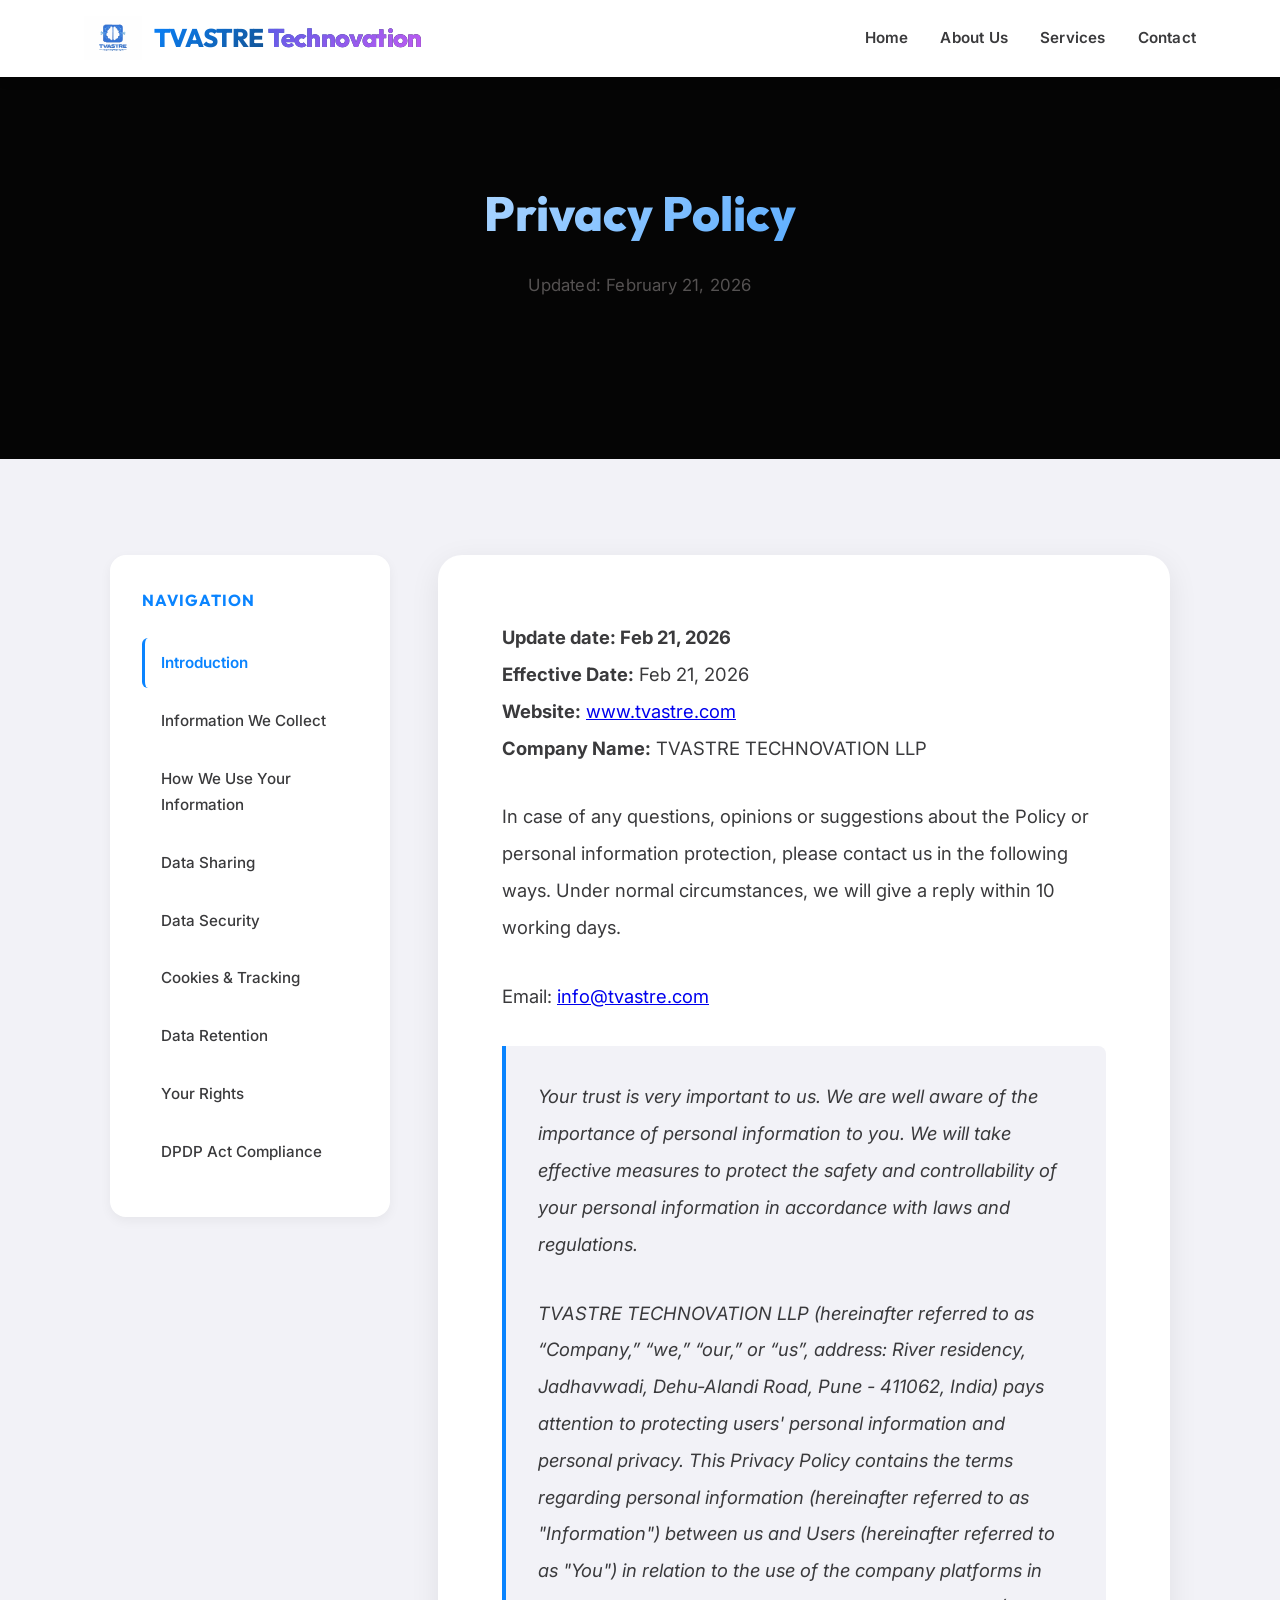
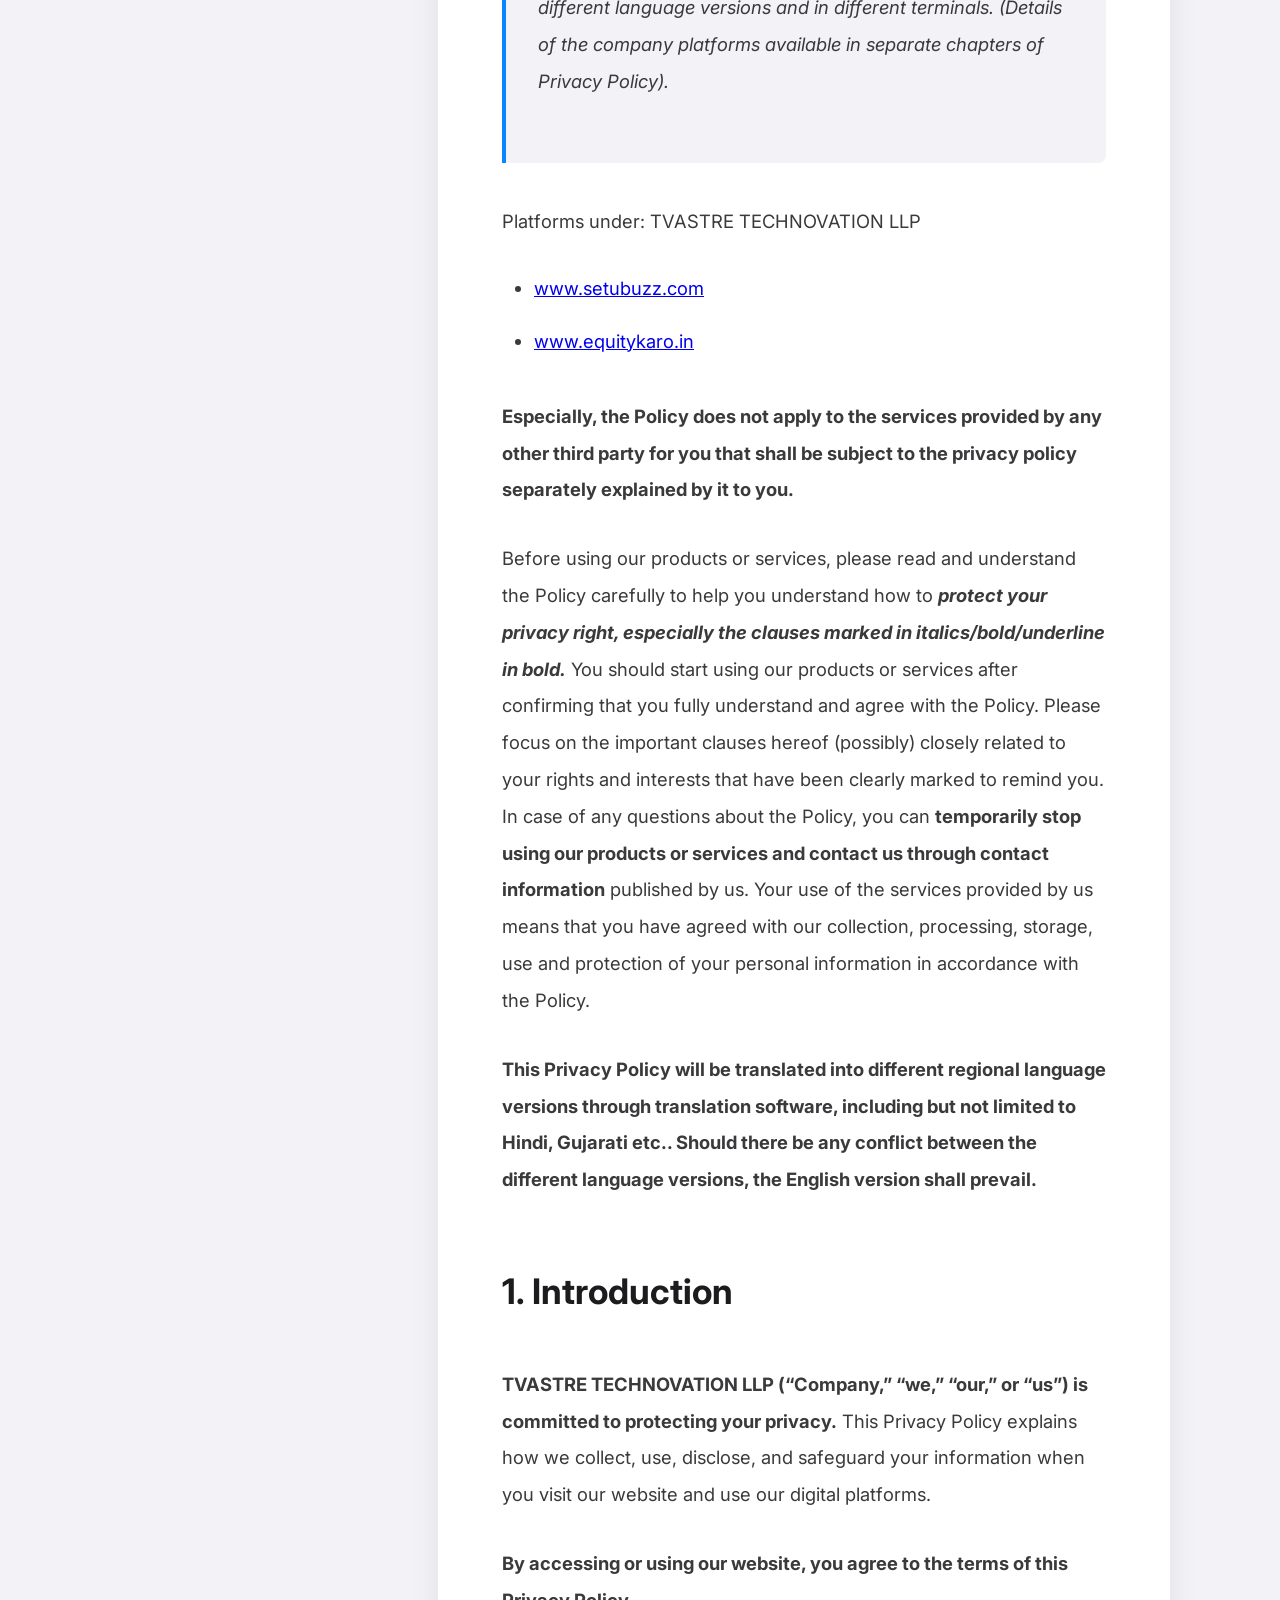
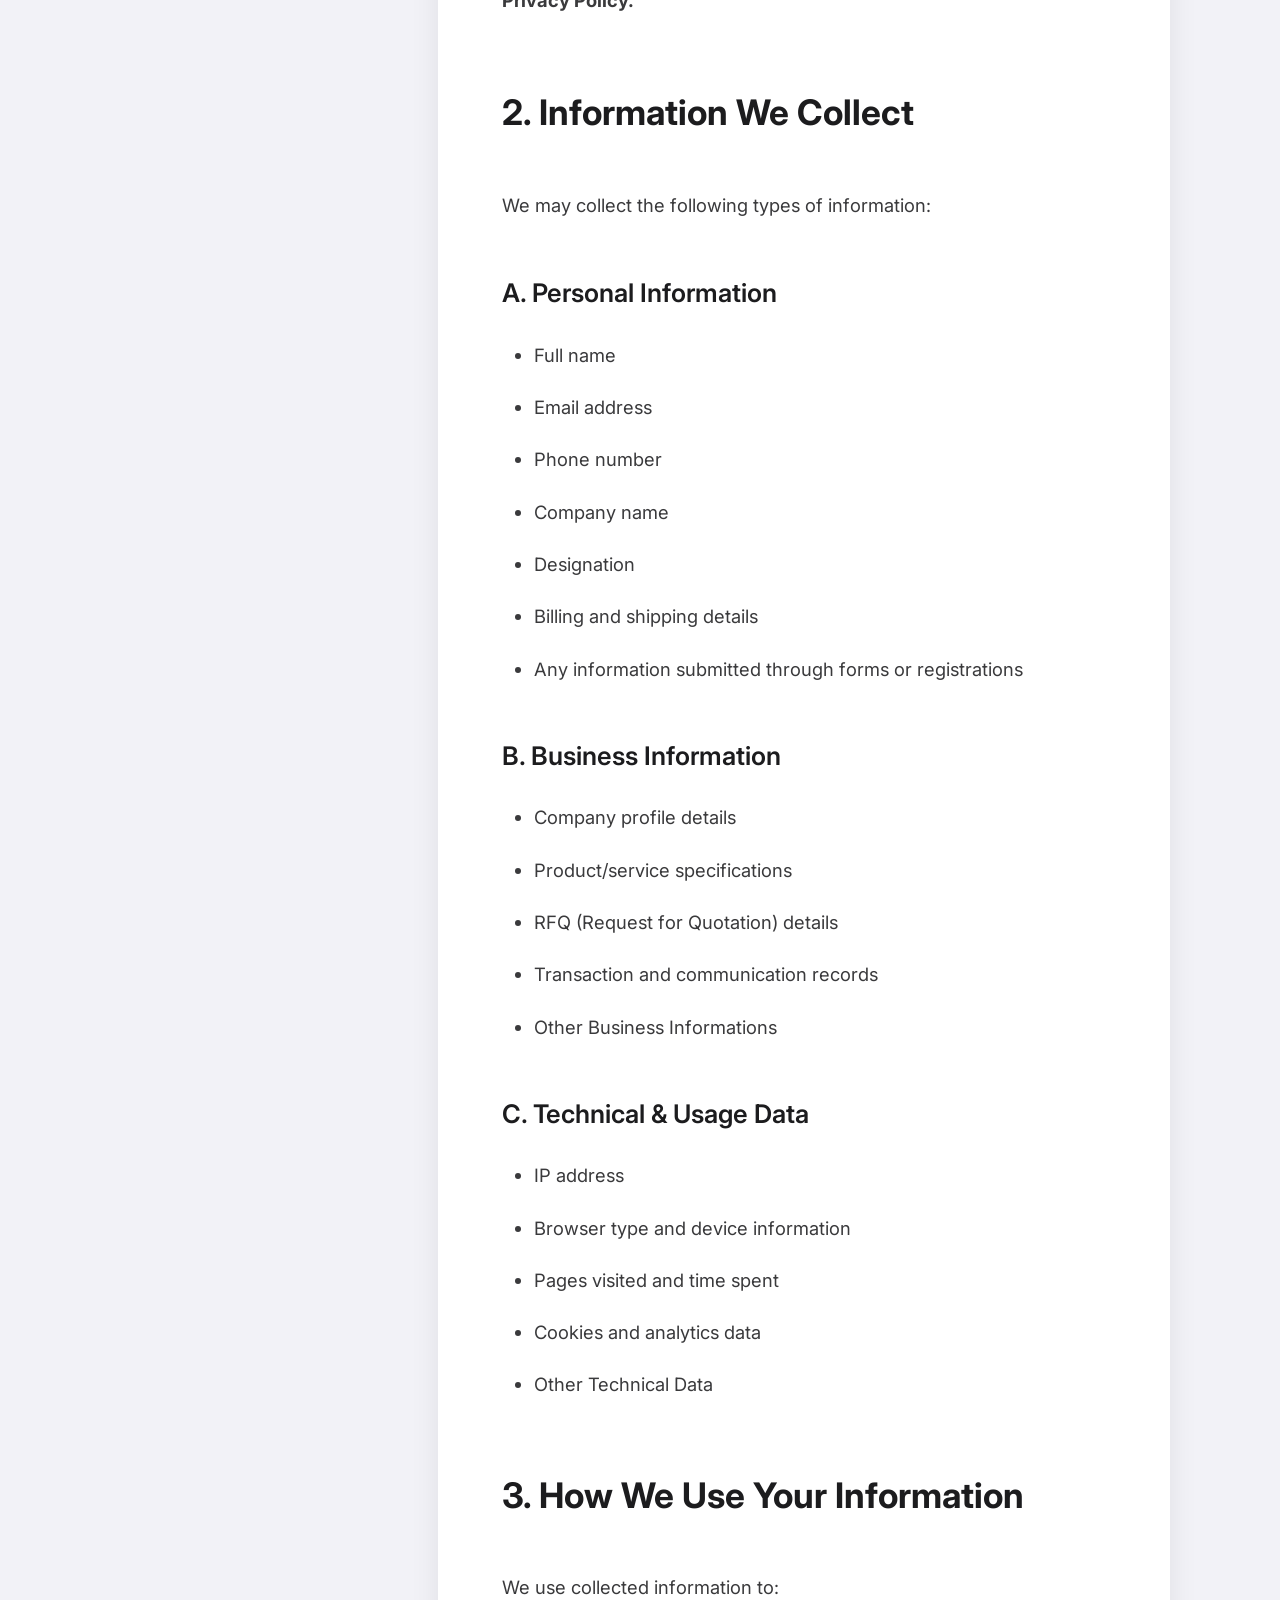
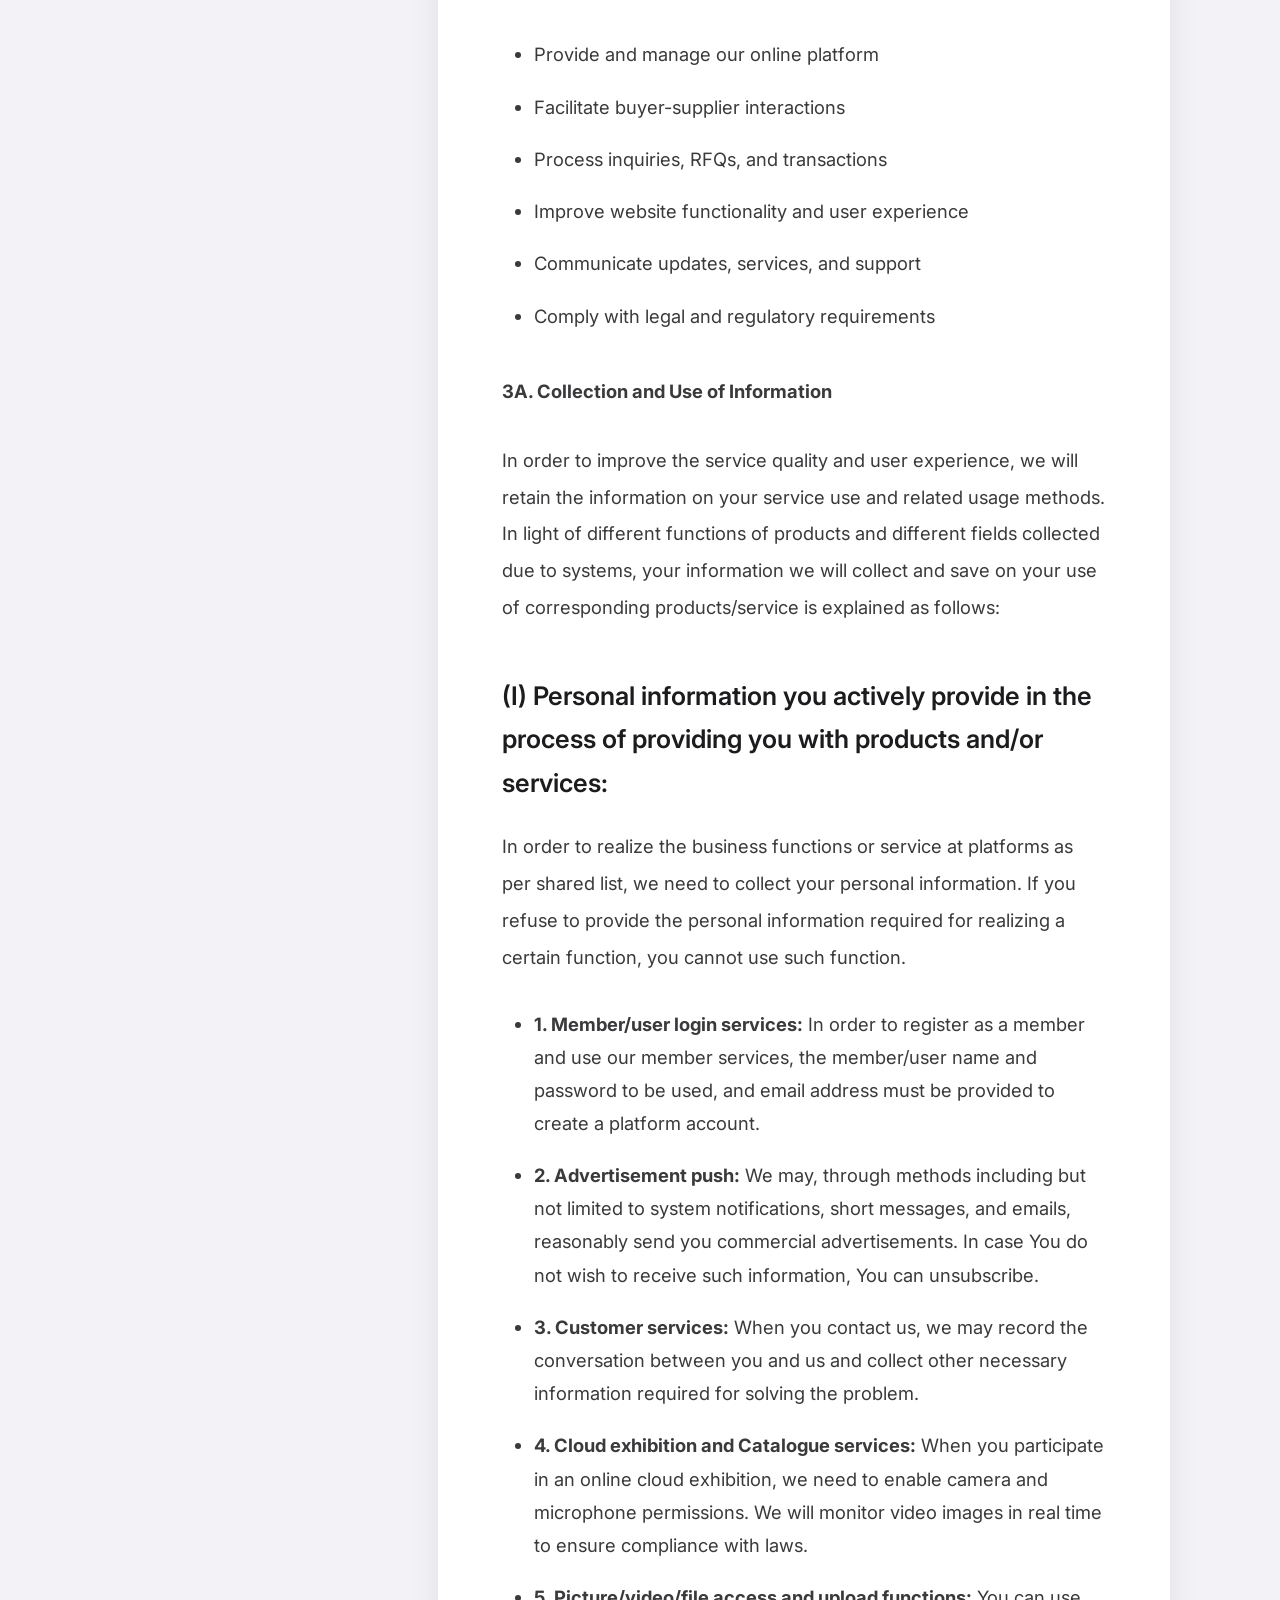
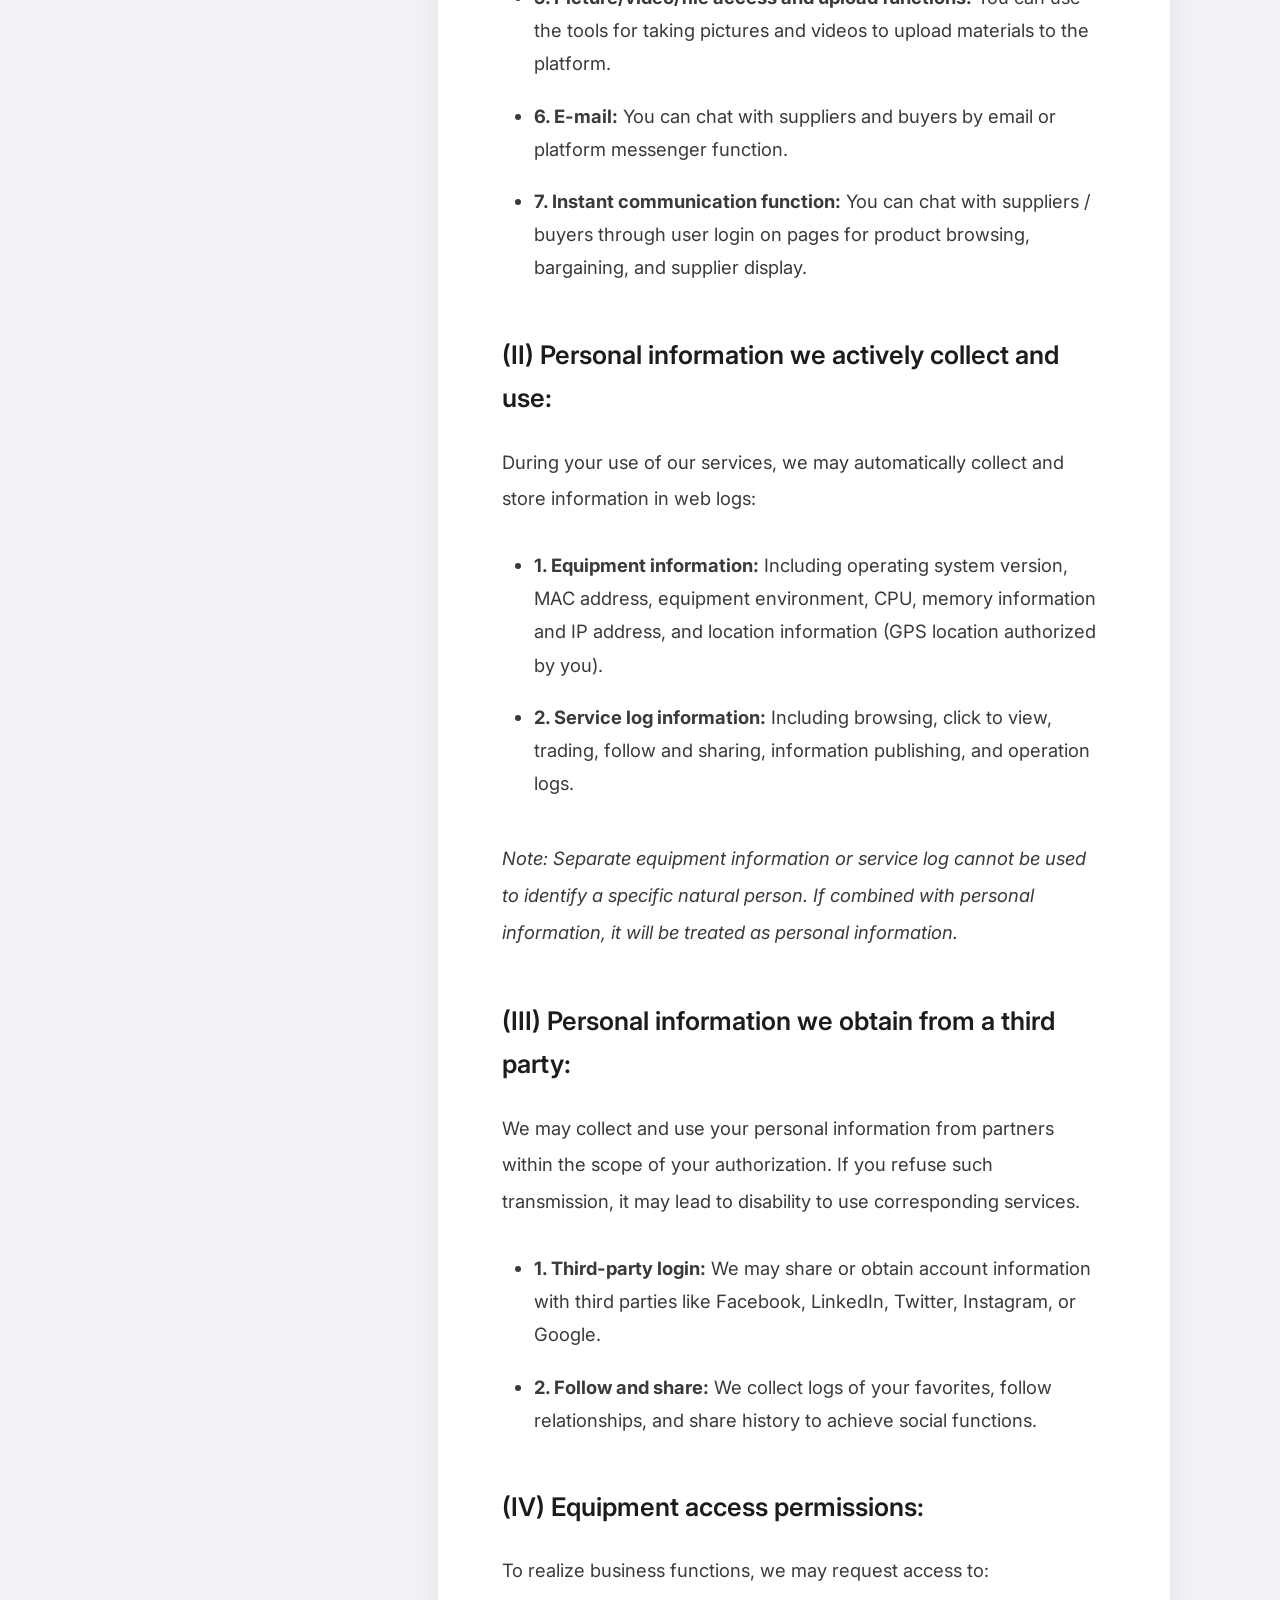
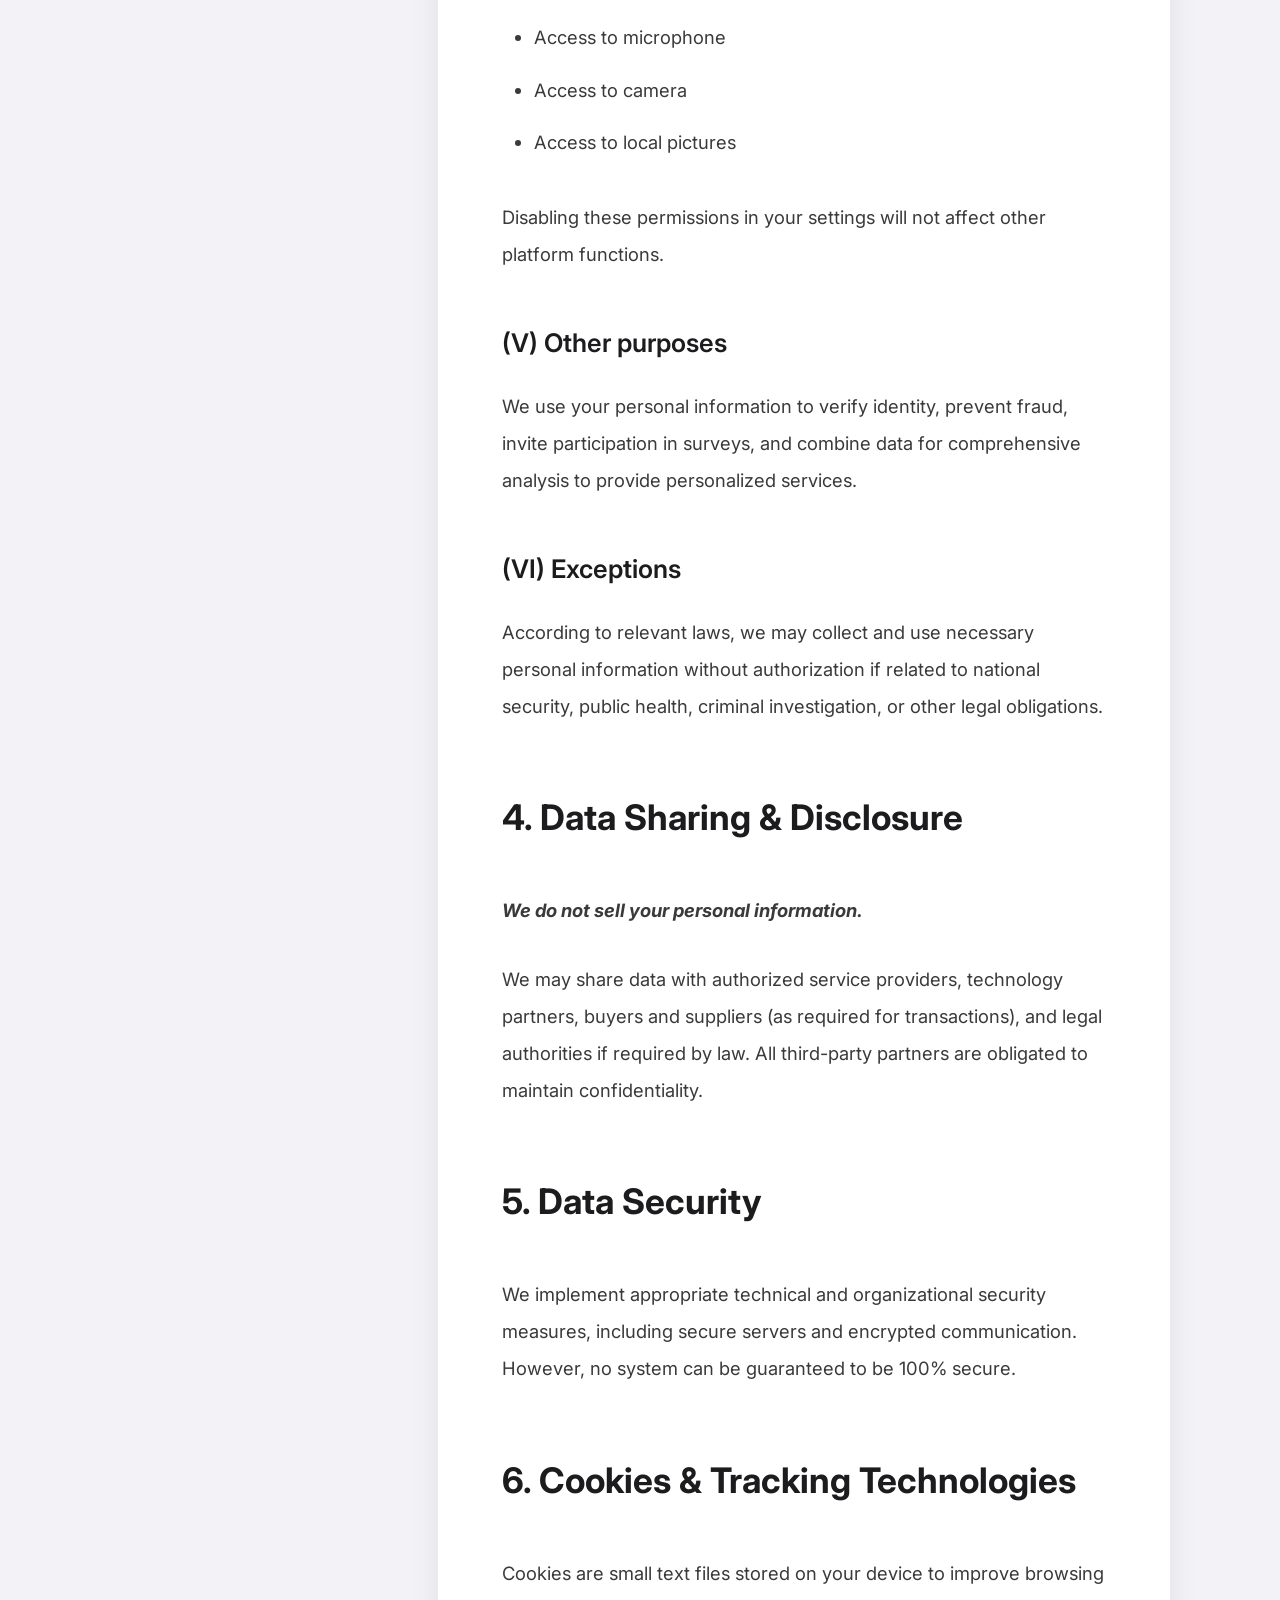
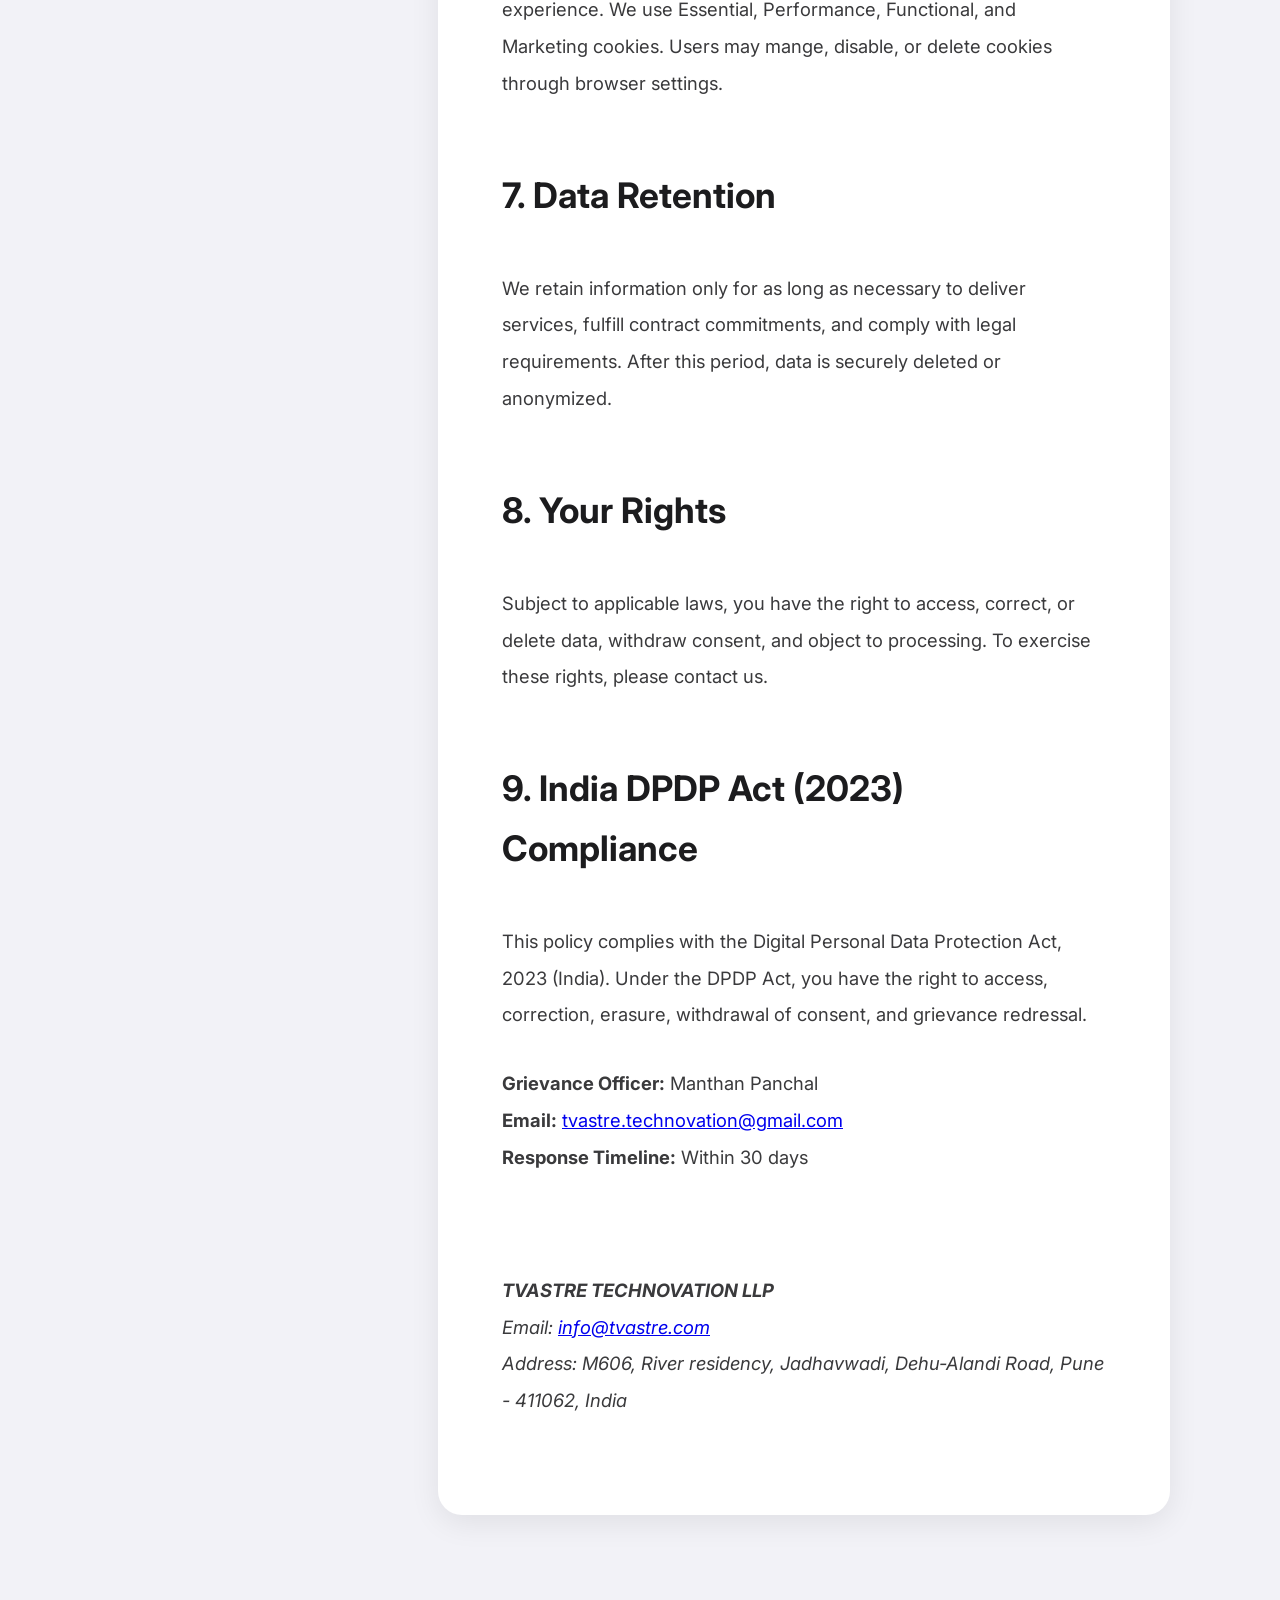
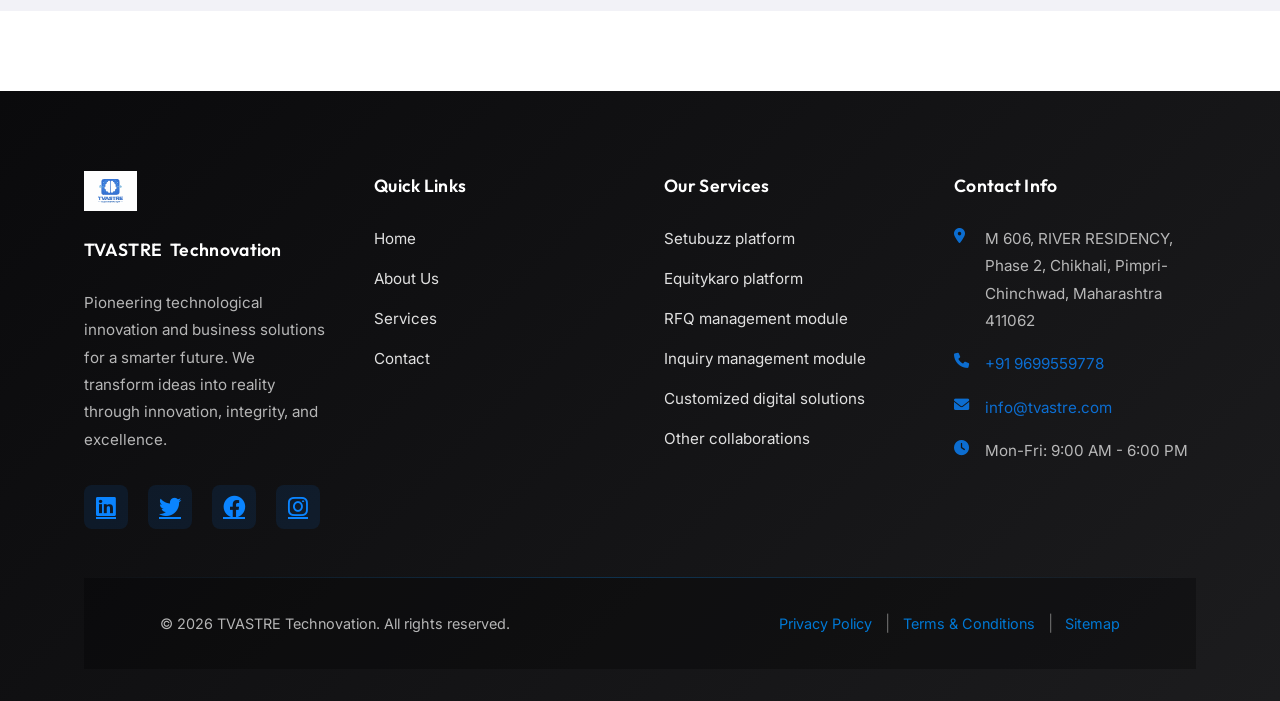
<file: privacy.html>
<!DOCTYPE html>
<html lang="en">

<head>
    <meta charset="UTF-8">
    <meta name="viewport" content="width=device-width, initial-scale=1.0">
    <meta name="description"
        content="Privacy Policy for TVASTRE Technovation. Learn how we protect your personal and business information.">
    <title>Privacy Policy - TVASTRE Technovation</title>
    <link rel="stylesheet" href="style.css">
    <link rel="stylesheet" href="https://cdnjs.cloudflare.com/ajax/libs/font-awesome/6.0.0/css/all.min.css">
    <link rel="preconnect" href="https://fonts.googleapis.com">
    <link rel="preconnect" href="https://fonts.gstatic.com" crossorigin>
    <link
        href="https://fonts.googleapis.com/css2?family=Inter:wght@400;500;600&family=Outfit:wght@400;600;700;800&display=swap"
        rel="stylesheet">
</head>

<body>
    <header>
        <div class="container">
            <nav>
                <div class="logo">
                    <img src="assets/images/logo.svg" alt="TVASTRE Technovation Logo" class="logo-img">
                    <h1>TVASTRE <span>Technovation</span></h1>
                </div>
                <div class="menu-toggle" id="menuToggle">
                    <i class="fas fa-bars"></i>
                </div>
                <ul class="nav-links" id="navLinks">
                    <li><a href="index.html">Home</a></li>
                    <li><a href="about.html">About Us</a></li>
                    <li><a href="services.html">Services</a></li>
                    <li><a href="contact.html">Contact</a></li>
                </ul>
            </nav>
        </div>
    </header>

    <section class="policy-hero">
        <div class="container">
            <div class="section-title">
                <h1>Privacy Policy</h1>
                <p>Updated: February 21, 2026</p>
            </div>
        </div>
    </section>

    <section class="policy-content">
        <div class="container narrow">
            <div class="legal-layout">
                <aside class="legal-sidebar">
                    <h4>Navigation</h4>
                    <ul class="sidebar-nav">
                        <li><a href="#introduction" class="active">Introduction</a></li>
                        <li><a href="#collection">Information We Collect</a></li>
                        <li><a href="#use">How We Use Your Information</a></li>
                        <li><a href="#sharing">Data Sharing</a></li>
                        <li><a href="#security">Data Security</a></li>
                        <li><a href="#cookies">Cookies & Tracking</a></li>
                        <li><a href="#retention">Data Retention</a></li>
                        <li><a href="#rights">Your Rights</a></li>
                        <li><a href="#dpdp">DPDP Act Compliance</a></li>
                    </ul>
                </aside>

                <div class="policy-card">
                    <p><strong>Update date: Feb 21, 2026</strong><br>
                        <strong>Effective Date:</strong> Feb 21, 2026<br>
                        <strong>Website:</strong> <a href="http://www.tvastre.com">www.tvastre.com</a><br>
                        <strong>Company Name:</strong> TVASTRE TECHNOVATION LLP
                    </p>

                    <p>In case of any questions, opinions or suggestions about the Policy or personal information
                        protection, please contact us in the following ways. Under normal circumstances, we will give a
                        reply within 10 working days.</p>
                    <p>Email: <a href="mailto:info@tvastre.com">info@tvastre.com</a></p>

                    <div class="policy-highlight">
                        <p><em>Your trust is very important to us. We are well aware of the importance of personal
                                information to you. We will take effective measures to protect the safety and
                                controllability of your personal information in accordance with laws and
                                regulations.</em>
                        </p>
                        <p><em>TVASTRE TECHNOVATION LLP (hereinafter referred to as “Company,” “we,” “our,” or “us”,
                                address: River residency, Jadhavwadi, Dehu-Alandi Road, Pune - 411062, India) pays
                                attention
                                to protecting users' personal information and personal privacy. This Privacy Policy
                                contains
                                the terms regarding personal information (hereinafter referred to as "Information")
                                between
                                us and Users (hereinafter referred to as "You") in relation to the use of the company
                                platforms in different language versions and in different terminals. (Details of the
                                company
                                platforms available in separate chapters of Privacy Policy).</em></p>
                    </div>

                    <p>Platforms under: TVASTRE TECHNOVATION LLP</p>
                    <ul>
                        <li><a href="http://www.setubuzz.com">www.setubuzz.com</a></li>
                        <li><a href="http://www.equitykaro.in">www.equitykaro.in</a></li>
                    </ul>

                    <p><strong>Especially, the Policy does not apply to the services provided by any other third party
                            for
                            you that shall be subject to the privacy policy separately explained by it to you.</strong>
                    </p>

                    <p>Before using our products or services, please read and understand the Policy carefully to help
                        you
                        understand how to <strong><em>protect your privacy right, especially the clauses marked in
                                italics/bold/underline in bold.</em></strong> You should start using our products or
                        services after confirming that you fully understand and agree with the Policy. Please focus on
                        the
                        important clauses hereof (possibly) closely related to your rights and interests that have been
                        clearly marked to remind you. In case of any questions about the Policy, you can
                        <strong>temporarily
                            stop using our products or services and contact us through contact information</strong>
                        published by us. Your use of the services provided by us means that you have agreed with our
                        collection, processing, storage, use and protection of your personal information in accordance
                        with
                        the Policy.</p>

                    <p><strong>This Privacy Policy will be translated into different regional language versions through
                            translation software, including but not limited to Hindi, Gujarati etc.. Should there be any
                            conflict between the different language versions, the English version shall
                            prevail.</strong>
                    </p>

                    <h2 id="introduction">1. Introduction</h2>
                    <p><strong>TVASTRE TECHNOVATION LLP (“Company,” “we,” “our,” or “us”) is committed to protecting
                            your
                            privacy.</strong> This Privacy Policy explains how we collect, use, disclose, and safeguard
                        your
                        information when you visit our website and use our digital platforms.</p>
                    <p><strong>By accessing or using our website, you agree to the terms of this Privacy
                            Policy.</strong>
                    </p>

                    <h2 id="collection">2. Information We Collect</h2>
                    <p>We may collect the following types of information:</p>

                    <h3>A. Personal Information</h3>
                    <ul>
                        <li>Full name</li>
                        <li>Email address</li>
                        <li>Phone number</li>
                        <li>Company name</li>
                        <li>Designation</li>
                        <li>Billing and shipping details</li>
                        <li>Any information submitted through forms or registrations</li>
                    </ul>

                    <h3>B. Business Information</h3>
                    <ul>
                        <li>Company profile details</li>
                        <li>Product/service specifications</li>
                        <li>RFQ (Request for Quotation) details</li>
                        <li>Transaction and communication records</li>
                        <li>Other Business Informations</li>
                    </ul>

                    <h3>C. Technical & Usage Data</h3>
                    <ul>
                        <li>IP address</li>
                        <li>Browser type and device information</li>
                        <li>Pages visited and time spent</li>
                        <li>Cookies and analytics data</li>
                        <li>Other Technical Data</li>
                    </ul>

                    <h2 id="use">3. How We Use Your Information</h2>
                    <p>We use collected information to:</p>
                    <ul>
                        <li>Provide and manage our online platform</li>
                        <li>Facilitate buyer-supplier interactions</li>
                        <li>Process inquiries, RFQs, and transactions</li>
                        <li>Improve website functionality and user experience</li>
                        <li>Communicate updates, services, and support</li>
                        <li>Comply with legal and regulatory requirements</li>
                    </ul>

                    <p><strong>3A. Collection and Use of Information</strong></p>
                    <p>In order to improve the service quality and user experience, we will retain the information on
                        your
                        service use and related usage methods. In light of different functions of products and different
                        fields collected due to systems, your information we will collect and save on your use of
                        corresponding products/service is explained as follows:</p>

                    <h3>(I) Personal information you actively provide in the process of providing you with products
                        and/or
                        services:</h3>
                    <p>In order to realize the business functions or service at platforms as per shared list, we need to
                        collect your personal information. If you refuse to provide the personal information required
                        for
                        realizing a certain function, you cannot use such function.</p>
                    <ul>
                        <li><strong>1. Member/user login services:</strong> In order to register as a member and use our
                            member services, the member/user name and password to be used, and email address must be
                            provided to create a platform account.</li>
                        <li><strong>2. Advertisement push:</strong> We may, through methods including but not limited to
                            system notifications, short messages, and emails, reasonably send you commercial
                            advertisements.
                            In case You do not wish to receive such information, You can unsubscribe.</li>
                        <li><strong>3. Customer services:</strong> When you contact us, we may record the conversation
                            between you and us and collect other necessary information required for solving the problem.
                        </li>
                        <li><strong>4. Cloud exhibition and Catalogue services:</strong> When you participate in an
                            online
                            cloud exhibition, we need to enable camera and microphone permissions. We will monitor video
                            images in real time to ensure compliance with laws.</li>
                        <li><strong>5. Picture/video/file access and upload functions:</strong> You can use the tools
                            for
                            taking pictures and videos to upload materials to the platform.</li>
                        <li><strong>6. E-mail:</strong> You can chat with suppliers and buyers by email or platform
                            messenger function.</li>
                        <li><strong>7. Instant communication function:</strong> You can chat with suppliers / buyers
                            through
                            user login on pages for product browsing, bargaining, and supplier display.</li>
                    </ul>

                    <h3>(II) Personal information we actively collect and use:</h3>
                    <p>During your use of our services, we may automatically collect and store information in web logs:
                    </p>
                    <ul>
                        <li><strong>1. Equipment information:</strong> Including operating system version, MAC address,
                            equipment environment, CPU, memory information and IP address, and location information (GPS
                            location authorized by you).</li>
                        <li><strong>2. Service log information:</strong> Including browsing, click to view, trading,
                            follow
                            and sharing, information publishing, and operation logs.</li>
                    </ul>
                    <p><em>Note: Separate equipment information or service log cannot be used to identify a specific
                            natural
                            person. If combined with personal information, it will be treated as personal
                            information.</em>
                    </p>

                    <h3>(III) Personal information we obtain from a third party:</h3>
                    <p>We may collect and use your personal information from partners within the scope of your
                        authorization. If you refuse such transmission, it may lead to disability to use corresponding
                        services.</p>
                    <ul>
                        <li><strong>1. Third-party login:</strong> We may share or obtain account information with third
                            parties like Facebook, LinkedIn, Twitter, Instagram, or Google.</li>
                        <li><strong>2. Follow and share:</strong> We collect logs of your favorites, follow
                            relationships,
                            and share history to achieve social functions.</li>
                    </ul>

                    <h3>(IV) Equipment access permissions:</h3>
                    <p>To realize business functions, we may request access to:</p>
                    <ul>
                        <li>Access to microphone</li>
                        <li>Access to camera</li>
                        <li>Access to local pictures</li>
                    </ul>
                    <p>Disabling these permissions in your settings will not affect other platform functions.</p>

                    <h3>(V) Other purposes</h3>
                    <p>We use your personal information to verify identity, prevent fraud, invite participation in
                        surveys,
                        and combine data for comprehensive analysis to provide personalized services.</p>

                    <h3>(VI) Exceptions</h3>
                    <p>According to relevant laws, we may collect and use necessary personal information without
                        authorization if related to national security, public health, criminal investigation, or other
                        legal
                        obligations.</p>

                    <h2 id="sharing">4. Data Sharing & Disclosure</h2>
                    <p><strong><em>We do not sell your personal information.</em></strong></p>
                    <p>We may share data with authorized service providers, technology partners, buyers and suppliers
                        (as
                        required for transactions), and legal authorities if required by law. All third-party partners
                        are
                        obligated to maintain confidentiality.</p>

                    <h2 id="security">5. Data Security</h2>
                    <p>We implement appropriate technical and organizational security measures, including secure servers
                        and
                        encrypted communication. However, no system can be guaranteed to be 100% secure.</p>

                    <h2 id="cookies">6. Cookies & Tracking Technologies</h2>
                    <p>Cookies are small text files stored on your device to improve browsing experience. We use
                        Essential,
                        Performance, Functional, and Marketing cookies. Users may mange, disable, or delete cookies
                        through
                        browser settings.</p>

                    <h2 id="retention">7. Data Retention</h2>
                    <p>We retain information only for as long as necessary to deliver services, fulfill contract
                        commitments, and comply with legal requirements. After this period, data is securely deleted or
                        anonymized.</p>

                    <h2 id="rights">8. Your Rights</h2>
                    <p>Subject to applicable laws, you have the right to access, correct, or delete data, withdraw
                        consent,
                        and object to processing. To exercise these rights, please contact us.</p>

                    <h2 id="dpdp">9. India DPDP Act (2023) Compliance</h2>
                    <p>This policy complies with the Digital Personal Data Protection Act, 2023 (India). Under the DPDP
                        Act,
                        you have the right to access, correction, erasure, withdrawal of consent, and grievance
                        redressal.
                    </p>
                    <p><strong>Grievance Officer:</strong> Manthan Panchal<br>
                        <strong>Email:</strong> <a
                            href="mailto:info@tvastre.com">tvastre.technovation@gmail.com</a><br>
                        <strong>Response Timeline:</strong> Within 30 days
                    </p>

                    <div class="policy-footer">
                        <p><strong>TVASTRE TECHNOVATION LLP</strong><br>
                            Email: <a
                                href="mailto:info@tvastre.com">info@tvastre.com</a><br>
                            Address: M606, River residency, Jadhavwadi, Dehu-Alandi Road, Pune - 411062, India
                        </p>
                    </div>
                </div>
            </div>
        </div>
    </section>

    <footer>
        <div class="container">
            <div class="footer-content">
                <div class="footer-section">
                    <div class="footer-logo">
                        <img src="assets/images/logo.svg" alt="TVASTRE Technovation Logo" class="footer-logo-img">
                        <h3>TVASTRE <span>Technovation</span></h3>
                    </div>
                    <p>Pioneering technological innovation and business solutions for a smarter future. We transform
                        ideas into reality through innovation, integrity, and excellence.</p>
                    <div class="social-links">
                        <a href="#" title="LinkedIn"><i class="fab fa-linkedin"></i></a>
                        <a href="#" title="Twitter"><i class="fab fa-twitter"></i></a>
                        <a href="#" title="Facebook"><i class="fab fa-facebook"></i></a>
                        <a href="#" title="Instagram"><i class="fab fa-instagram"></i></a>
                    </div>
                </div>

                <div class="footer-section">
                    <h3>Quick Links</h3>
                    <ul class="footer-links">
                        <li><a href="index.html">Home</a></li>
                        <li><a href="about.html">About Us</a></li>
                        <li><a href="services.html">Services</a></li>
                        <li><a href="contact.html">Contact</a></li>
                    </ul>
                </div>

                <div class="footer-section">
                    <h3>Our Services</h3>
                    <ul class="footer-links">
                        <li><a href="services.html">Setubuzz platform</a></li>
                        <li><a href="services.html">Equitykaro platform</a></li>
                        <li><a href="services.html">RFQ management module</a></li>
                        <li><a href="services.html">Inquiry management module</a></li>
                        <li><a href="services.html">Customized digital solutions</a></li>
                        <li><a href="services.html">Other collaborations</a></li>
                    </ul>
                </div>

                <div class="footer-section">
                    <h3>Contact Info</h3>
                    <div class="contact-details">
                        <p><i class="fas fa-map-marker-alt"></i>M 606, RIVER RESIDENCY, Phase 2, Chikhali, Pimpri-Chinchwad,
                            Maharashtra 411062</p>
                        <p><i class="fas fa-phone"></i> <a href="tel:+919699559778">+91 9699559778</a></p>
                        <p><i class="fas fa-envelope"></i> <a
                                href="mailto:info@tvastre.com">info@tvastre.com</a></p>
                        <p><i class="fas fa-clock"></i> Mon-Fri: 9:00 AM - 6:00 PM</p>
                    </div>
                </div>
            </div>

            <div class="footer-divider"></div>

            <div class="footer-bottom">
                <div class="container">
                    <div class="footer-bottom-content">
                        <p class="copyright">&copy; 2026 TVASTRE Technovation. All rights reserved.</p>
                        <div class="footer-links-bottom">
                            <a href="privacy.html">Privacy Policy</a>
                            <span>|</span>
                            <a href="terms.html">Terms & Conditions</a>
                            <span>|</span>
                            <a href="sitemap.html">Sitemap</a>
                        </div>
                    </div>
                </div>
            </div>
        </div>
    </footer>

    <!-- Mobile Menu Toggle & Parallax Script -->
    <script>
        // Mobile Menu Toggle
        const menuToggle = document.getElementById('menuToggle');
        const navLinks = document.getElementById('navLinks');

        menuToggle.addEventListener('click', function () {
            navLinks.classList.toggle('active');
        });

        // Close menu when a link is clicked
        document.querySelectorAll('.nav-links a').forEach(link => {
            link.addEventListener('click', function () {
                navLinks.classList.remove('active');
            });
        });

        // Close menu when clicking outside
        document.addEventListener('click', function (event) {
            const isClickInsideNav = navLinks.contains(event.target);
            const isClickInsideToggle = menuToggle.contains(event.target);

            if (!isClickInsideNav && !isClickInsideToggle) {
                navLinks.classList.remove('active');
            }
        });

        // Parallax Effect for Background Elements
        window.addEventListener('scroll', function () {
            const parallaxElements = document.querySelectorAll('.hero, .cta-banner, .parallax-section');

            parallaxElements.forEach(function (element) {
                const scrollPosition = window.pageYOffset;
                const elementOffset = element.offsetTop;
                const distance = scrollPosition - elementOffset;
                const parallaxSpeed = 0.5;

                if (distance > -element.offsetHeight && distance < window.innerHeight) {
                    element.style.backgroundPosition = 'center ' + (distance * parallaxSpeed) + 'px';
                }
            });
        });

        // Smooth Scroll Behavior for Anchor Links
        document.querySelectorAll('a[href^="#"]').forEach(anchor => {
            anchor.addEventListener('click', function (e) {
                e.preventDefault();
                const target = document.querySelector(this.getAttribute('href'));
                if (target) {
                    target.scrollIntoView({
                        behavior: 'smooth',
                        block: 'start'
                    });
                }
            });
        });
    </script>
</body>

</html>
</file>
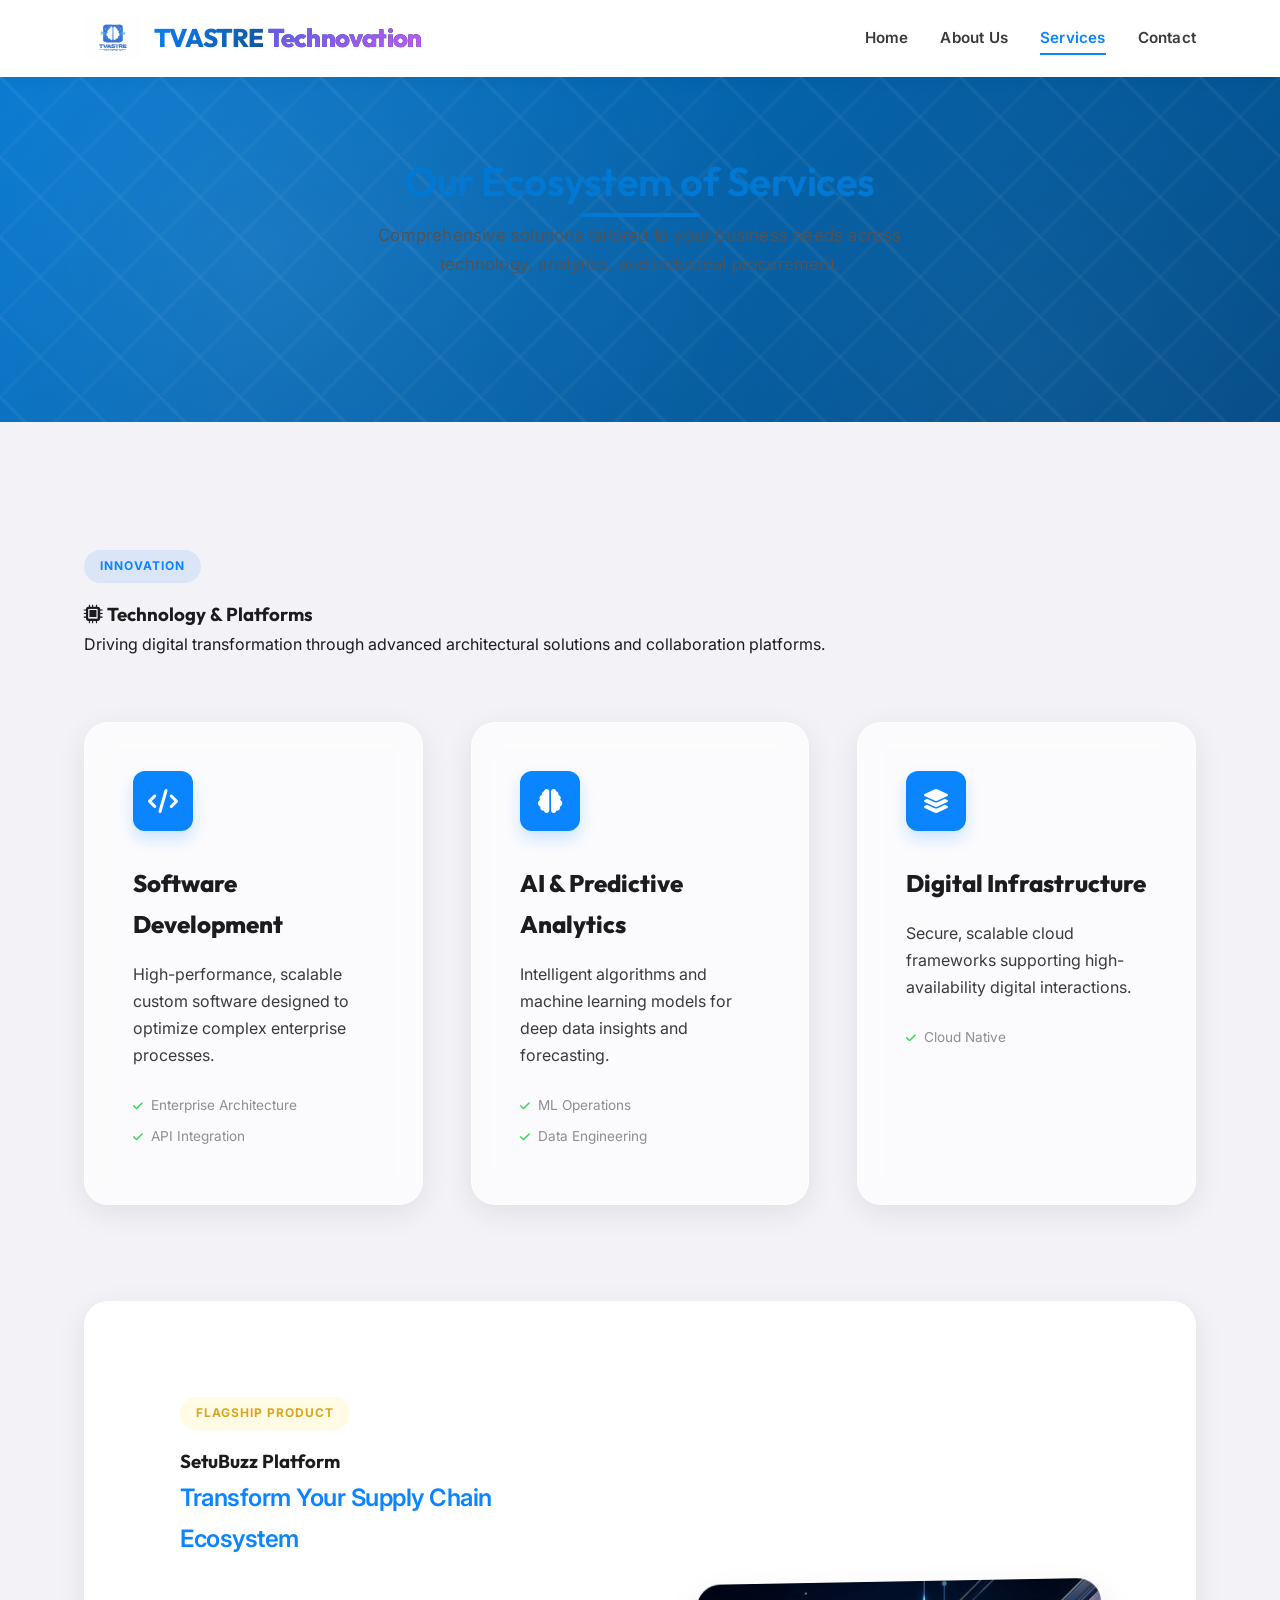
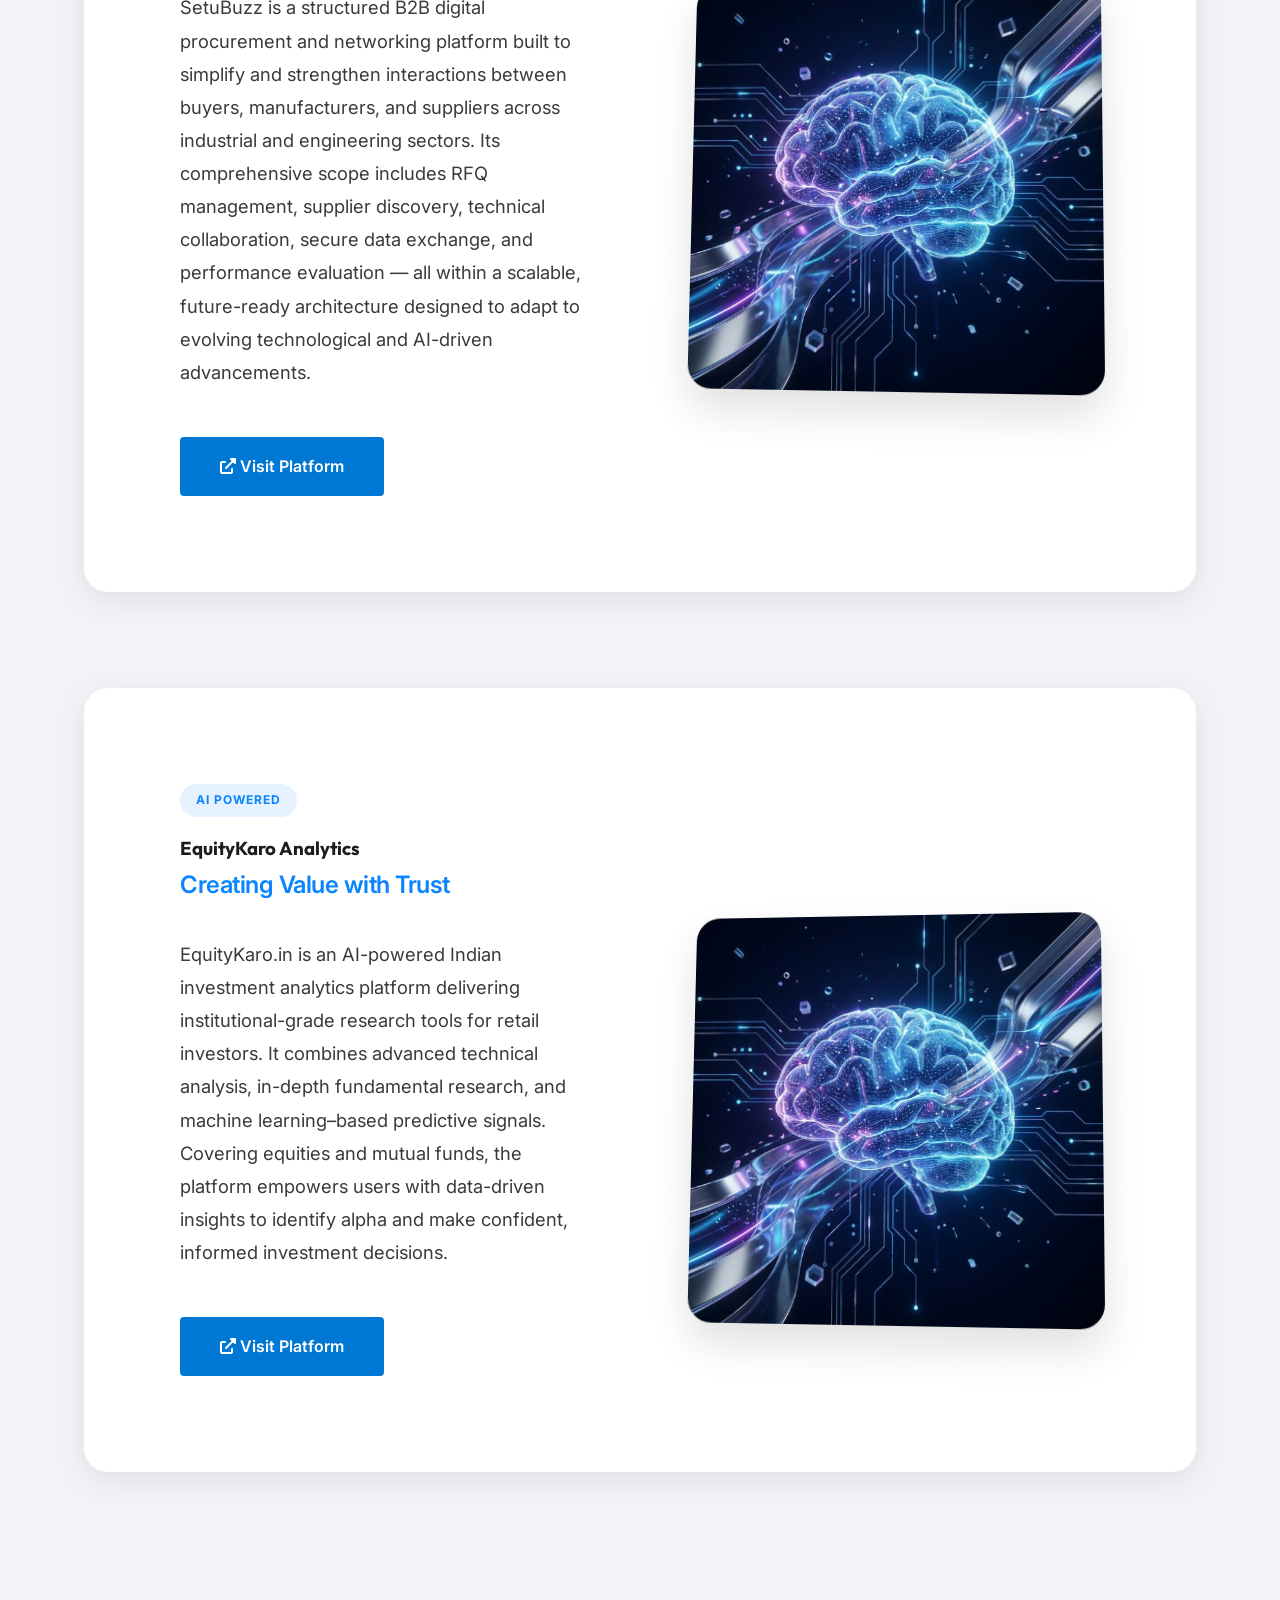
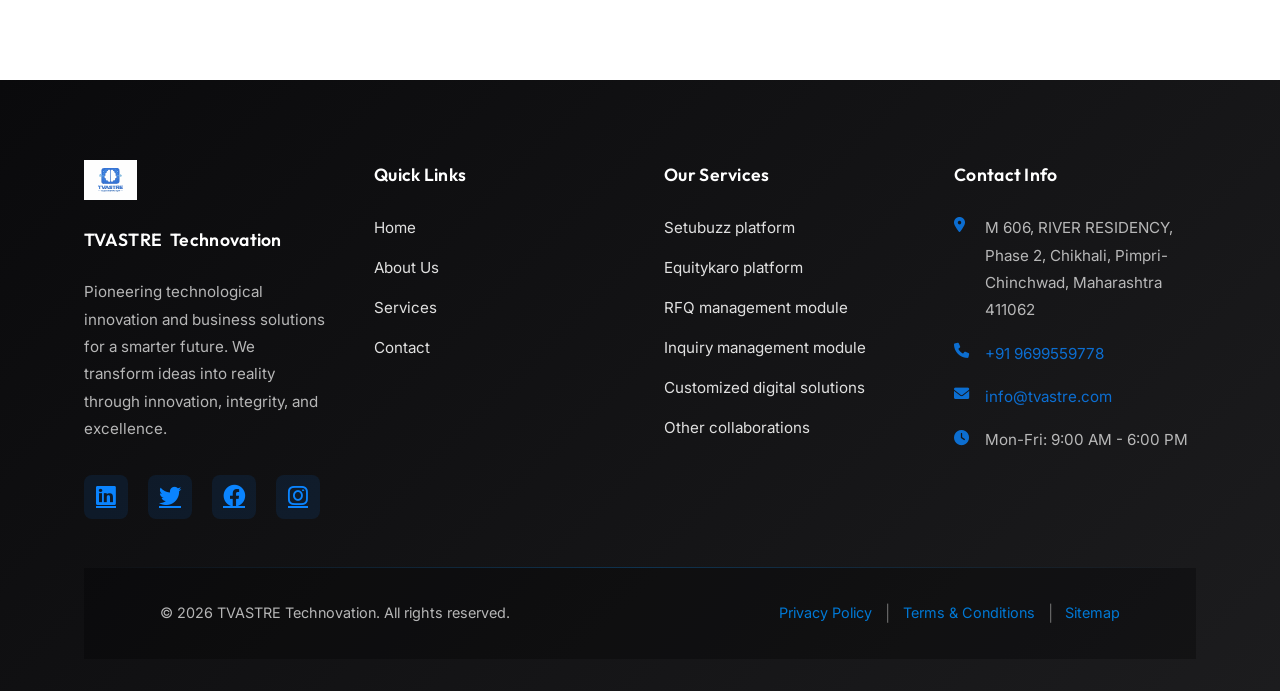
<file: services.html>
<!DOCTYPE html>
<html lang="en">

<head>
    <meta charset="UTF-8">
    <meta name="viewport" content="width=device-width, initial-scale=1.0">
    <meta name="description"
        content="TVASTRE Technovation services: Technology Innovation, Financial Services, Manufacturing Design, and SetuBuzz B2B trading platform for supply chain management.">
    <meta name="keywords"
        content="technology services, software development, AI solutions, financial services, Manufacturing technology, B2B trading, supply chain">
    <meta name="author" content="TVASTRE Technovation">
    <meta name="robots" content="index, follow, max-snippet:-1, max-image-preview:large, max-video-preview:-1">
    <meta name="theme-color" content="#0A84FF">
    <link rel="canonical" href="https://your-domain.com/services.html">

    <!-- Open Graph Tags -->
    <meta property="og:type" content="website">
    <meta property="og:title" content="Services - TVASTRE Technovation">
    <meta property="og:description"
        content="Comprehensive technology, financial, and Manufacturing solutions including our innovative SetuBuzz B2B trading platform.">
    <meta property="og:url" content="https://your-domain.com/services.html">
    <meta property="og:image" content="https://your-domain.com/og-image.png">

    <!-- Twitter Card Tags -->
    <meta name="twitter:card" content="summary_large_image">
    <meta name="twitter:title" content="Services - TVASTRE Technovation">
    <meta name="twitter:description" content="Comprehensive technology, financial, and Manufacturing solutions.">
    <meta name="twitter:image" content="https://your-domain.com/og-image.png">

    <title>Services - TVASTRE Technovation</title>
    <link rel="stylesheet" href="style.css">
    <link rel="stylesheet" href="https://cdnjs.cloudflare.com/ajax/libs/font-awesome/6.0.0/css/all.min.css">
    <link rel="preconnect" href="https://fonts.googleapis.com">
    <link rel="preconnect" href="https://fonts.gstatic.com" crossorigin>
    <link
        href="https://fonts.googleapis.com/css2?family=Inter:wght@400;500;600&family=Outfit:wght@400;600;700;800&display=swap"
        rel="stylesheet">

    <!-- Structured Data - LocalBusiness -->
    <script type="application/ld+json">
    {
        "@context": "https://schema.org",
        "@type": "LocalBusiness",
        "name": "TVASTRE Technovation Services",
        "description": "Technology innovation, financial services, and Manufacturing design solutions",
        "areaServed": "IN",
        "hasOfferCatalog": {
            "@type": "OfferCatalog",
            "name": "Technology Solutions",
            "itemListElement": [
                {
                    "@type": "OfferCatalog",
                    "name": "Technology Innovation",
                    "description": "Software development, cloud solutions, and AI/ML services"
                },
                {
                    "@type": "OfferCatalog",
                    "name": "Financial Services",
                    "description": "Accounting, auditing, and financial consulting"
                },
                {
                    "@type": "OfferCatalog",
                    "name": "Manufacturing Solutions",
                    "description": "Vehicle design, IoT connectivity, and Manufacturing technology"
                },
                {
                    "@type": "OfferCatalog",
                    "name": "SetuBuzz B2B Trading",
                    "description": "Supply chain ecosystem for manufacturers, distributors, and procurement leaders"
                }
            ]
        }
    }
    </script>

    <!-- Structured Data - Product (SetuBuzz) -->
    <script type="application/ld+json">
    {
        "@context": "https://schema.org",
        "@type": "Product",
        "name": "SetuBuzz",
        "description": "Premier B2B ecosystem for manufacturing trade and supply chain management",
        "brand": {
            "@type": "Brand",
            "name": "TVASTRE Technovation"
        },
        "aggregateRating": {
            "@type": "AggregateRating",
            "ratingValue": "4.8",
            "reviewCount": "1250"
        }
    }
    </script>
</head>

<body>
    <header>
        <div class="container">
            <nav>
                <div class="logo">
                    <img src="assets/images/logo.svg" alt="TVASTRE Technovation Logo" class="logo-img">
                    <h1>TVASTRE <span>Technovation</span></h1>
                </div>
                <div class="menu-toggle" id="menuToggle">
                    <i class="fas fa-bars"></i>
                </div>
                <ul class="nav-links" id="navLinks">
                    <li><a href="index.html">Home</a></li>
                    <li><a href="about.html">About Us</a></li>
                    <li><a href="services.html" class="active">Services</a></li>
                    <li><a href="contact.html">Contact</a></li>
                </ul>
            </nav>
        </div>
    </header>
    <section class="about-hero">
        <div class="container">
            <div class="section-title">
                <h2>Our Ecosystem of Services</h2>
                <p>Comprehensive solutions tailored to your business needs across technology, analytics, and industrial
                    procurement.</p>
            </div>
        </div>
    </section>

    <section class="services-details">
        <div class="container">
            <div class="service-category">
                <div class="category-header">
                    <div class="category-badge">Innovation</div>
                    <h3><i class="fas fa-microchip"></i> Technology & Platforms</h3>
                    <p>Driving digital transformation through advanced architectural solutions and collaboration
                        platforms.</p>
                </div>
                <div class="services-grid premium">
                    <div class="service-card-glass">
                        <div class="card-icon-modern">
                            <i class="fas fa-code"></i>
                        </div>
                        <h4>Software Development</h4>
                        <p>High-performance, scalable custom software designed to optimize complex enterprise processes.
                        </p>
                        <ul class="feature-bullets">
                            <li><i class="fas fa-check"></i> Enterprise Architecture</li>
                            <li><i class="fas fa-check"></i> API Integration</li>
                        </ul>
                    </div>
                    <div class="service-card-glass">
                        <div class="card-icon-modern">
                            <i class="fas fa-brain"></i>
                        </div>
                        <h4>AI & Predictive Analytics</h4>
                        <p>Intelligent algorithms and machine learning models for deep data insights and forecasting.
                        </p>
                        <ul class="feature-bullets">
                            <li><i class="fas fa-check"></i> ML Operations</li>
                            <li><i class="fas fa-check"></i> Data Engineering</li>
                        </ul>
                    </div>
                    <div class="service-card-glass">
                        <div class="card-icon-modern">
                            <i class="fas fa-layer-group"></i>
                        </div>
                        <h4>Digital Infrastructure</h4>
                        <p>Secure, scalable cloud frameworks supporting high-availability digital interactions.</p>
                        <ul class="feature-bullets">
                            <li><i class="fas fa-check"></i> Cloud Native</li>
                        </ul>
                    </div>
                </div>
            </div>

            <!-- SetuBuzz Detailed Showcase -->
            <div class="service-category flagship">
                <div class="category-header">
                    <div class="category-badge gold">Flagship Product</div>
                    <h3>SetuBuzz Platform</h3>
                </div>
                <!-- Reuse the SetuBuzz section from index.html concept but styled for services page -->
                <div class="product-grid">
                    <div class="product-info-panel">
                        <p class="product-tagline">Transform Your Supply Chain Ecosystem</p>
                        <p class="product-description">
                            SetuBuzz is a structured B2B digital procurement and networking platform built to simplify
                            and strengthen interactions between buyers, manufacturers, and suppliers across industrial
                            and engineering sectors.
                            Its comprehensive scope includes RFQ management, supplier discovery, technical
                            collaboration, secure data exchange, and performance evaluation — all within a scalable,
                            future-ready architecture designed to adapt to evolving technological and AI-driven
                            advancements.
                        </p>
                        <div class="product-cta-simple">
                            <a href="https://setubuzz.com" class="cta-button-primary"><i
                                    class="fas fa-external-link-alt"></i> Visit Platform</a>
                        </div>
                    </div>
                    <div class="product-visual-panel">
                        <img src="assets/images/setubuzz-visual.png" alt="SetuBuzz Platform" class="product-image-main">
                    </div>
                </div>
            </div>

            <!-- EquityKaro Detailed Showcase -->
            <div class="service-category flagship">
                <div class="category-header">
                    <div class="category-badge accent">AI Powered</div>
                    <h3>EquityKaro Analytics</h3>
                </div>
                <div class="product-grid reverse">
                    <div class="product-visual-panel">
                        <img src="assets/images/equitykaro-visual.png" alt="EquityKaro Platform"
                            class="product-image-main">
                    </div>
                    <div class="product-info-panel">
                        <p class="product-tagline">Creating Value with Trust</p>
                        <p class="product-description">
                            EquityKaro.in is an AI-powered Indian investment analytics platform delivering
                            institutional-grade research tools for retail investors. It combines advanced technical
                            analysis, in-depth fundamental research, and machine learning–based predictive signals.
                            Covering equities and mutual funds, the platform empowers users with data-driven insights to
                            identify alpha and make confident, informed investment decisions.
                        </p>
                        <div class="product-cta-simple">
                            <a href="https://equitykaro.in" class="cta-button-primary"><i
                                    class="fas fa-external-link-alt"></i> Visit Platform</a>
                        </div>
                    </div>
                </div>
            </div>

        </div>
    </section>

    <footer>
        <div class="container">
            <div class="footer-content">
                <div class="footer-section">
                    <div class="footer-logo">
                        <img src="assets/images/logo.svg" alt="TVASTRE Technovation Logo" class="footer-logo-img">
                        <h3>TVASTRE <span>Technovation</span></h3>
                    </div>
                    <p>Pioneering technological innovation and business solutions for a smarter future. We transform
                        ideas into reality through innovation, integrity, and excellence.</p>
                    <div class="social-links">
                        <a href="#" title="LinkedIn"><i class="fab fa-linkedin"></i></a>
                        <a href="#" title="Twitter"><i class="fab fa-twitter"></i></a>
                        <a href="#" title="Facebook"><i class="fab fa-facebook"></i></a>
                        <a href="#" title="Instagram"><i class="fab fa-instagram"></i></a>
                    </div>
                </div>

                <div class="footer-section">
                    <h3>Quick Links</h3>
                    <ul class="footer-links">
                        <li><a href="index.html">Home</a></li>
                        <li><a href="about.html">About Us</a></li>
                        <li><a href="services.html">Services</a></li>
                        <li><a href="contact.html">Contact</a></li>
                    </ul>
                </div>

                <div class="footer-section">
                    <h3>Our Services</h3>
                    <ul class="footer-links">
                        <li><a href="services.html">Setubuzz platform</a></li>
                        <li><a href="services.html">Equitykaro platform</a></li>
                        <li><a href="services.html">RFQ management module</a></li>
                        <li><a href="services.html">Inquiry management module</a></li>
                        <li><a href="services.html">Customized digital solutions</a></li>
                        <li><a href="services.html">Other collaborations</a></li>
                    </ul>
                </div>

                <div class="footer-section">
                    <h3>Contact Info</h3>
                    <div class="contact-details">
                        <p><i class="fas fa-map-marker-alt"></i>M 606, RIVER RESIDENCY, Phase 2, Chikhali, Pimpri-Chinchwad,
                            Maharashtra 411062</p>
                        <p><i class="fas fa-phone"></i> <a href="tel:+919699559778">+91 9699559778</a></p>
                        <p><i class="fas fa-envelope"></i> <a
                                href="mailto:info@tvastre.com">info@tvastre.com</a></p>
                        <p><i class="fas fa-clock"></i> Mon-Fri: 9:00 AM - 6:00 PM</p>
                    </div>
                </div>
            </div>

            <div class="footer-divider"></div>

            <div class="footer-bottom">
                <div class="container">
                    <div class="footer-bottom-content">
                        <p class="copyright">&copy; 2026 TVASTRE Technovation. All rights reserved.</p>
                        <div class="footer-links-bottom">
                            <a href="privacy.html">Privacy Policy</a>
                            <span>|</span>
                            <a href="terms.html">Terms & Conditions</a>
                            <span>|</span>
                            <a href="sitemap.html">Sitemap</a>
                        </div>
                    </div>
                </div>
            </div>
        </div>
    </footer>

    <!-- Mobile Menu Toggle Script -->
    <script>
        const menuToggle = document.getElementById('menuToggle');
        const navLinks = document.getElementById('navLinks');

        menuToggle.addEventListener('click', function () {
            navLinks.classList.toggle('active');
        });

        // Close menu when a link is clicked
        document.querySelectorAll('.nav-links a').forEach(link => {
            link.addEventListener('click', function () {
                navLinks.classList.remove('active');
            });
        });

        // Close menu when clicking outside
        document.addEventListener('click', function (event) {
            const isClickInsideNav = navLinks.contains(event.target);
            const isClickInsideToggle = menuToggle.contains(event.target);

            if (!isClickInsideNav && !isClickInsideToggle) {
                navLinks.classList.remove('active');
            }
        });

        // Parallax Effect for Background Elements
        window.addEventListener('scroll', function () {
            const parallaxElements = document.querySelectorAll('.hero, .services-hero, .cta-banner, .parallax-section');

            parallaxElements.forEach(function (element) {
                const scrollPosition = window.pageYOffset;
                const elementOffset = element.offsetTop;
                const distance = scrollPosition - elementOffset;
                const parallaxSpeed = 0.5;

                if (distance > -element.offsetHeight && distance < window.innerHeight) {
                    element.style.backgroundPosition = 'center ' + (distance * parallaxSpeed) + 'px';
                }
            });
        });

        // Smooth Scroll Behavior for Anchor Links
        document.querySelectorAll('a[href^="#"]').forEach(anchor => {
            anchor.addEventListener('click', function (e) {
                e.preventDefault();
                const target = document.querySelector(this.getAttribute('href'));
                if (target) {
                    target.scrollIntoView({
                        behavior: 'smooth',
                        block: 'start'
                    });
                }
            });
        });
    </script>
</body>

</html>
</file>
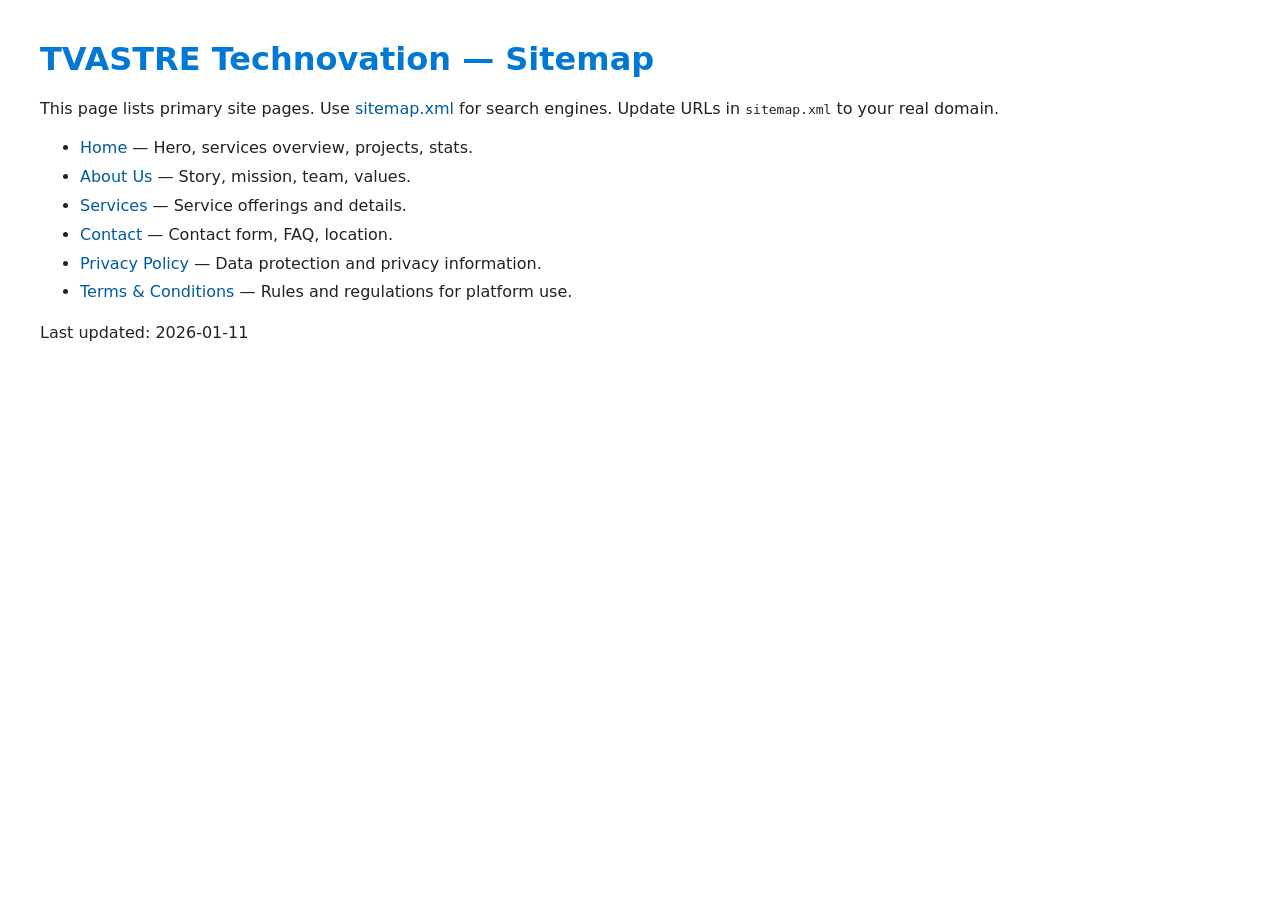
<file: sitemap.html>
<!doctype html>
<html lang="en">

<head>
  <meta charset="utf-8">
  <meta name="viewport" content="width=device-width,initial-scale=1">
  <title>TVASTRE Technovation — Sitemap</title>
  <style>
    body {
      font-family: system-ui, -apple-system, BlinkMacSystemFont, 'Segoe UI', Roboto, Helvetica, Arial, sans-serif;
      margin: 40px;
      color: #222
    }

    h1 {
      color: #0078d4
    }

    ul {
      line-height: 1.8
    }

    a {
      color: #005a9e;
      text-decoration: none
    }

    a:hover {
      text-decoration: underline
    }
  </style>
</head>

<body>
  <h1>TVASTRE Technovation — Sitemap</h1>
  <p>This page lists primary site pages. Use <a href="sitemap.xml">sitemap.xml</a> for search engines. Update URLs in
    <code>sitemap.xml</code> to your real domain.</p>
  <ul>
    <li><a href="index.html">Home</a> — Hero, services overview, projects, stats.</li>
    <li><a href="about.html">About Us</a> — Story, mission, team, values.</li>
    <li><a href="services.html">Services</a> — Service offerings and details.</li>
    <li><a href="contact.html">Contact</a> — Contact form, FAQ, location.</li>
    <li><a href="privacy.html">Privacy Policy</a> — Data protection and privacy information.</li>
    <li><a href="terms.html">Terms & Conditions</a> — Rules and regulations for platform use.</li>
  </ul>
  <p>Last updated: 2026-01-11</p>
</body>

</html>
</file>
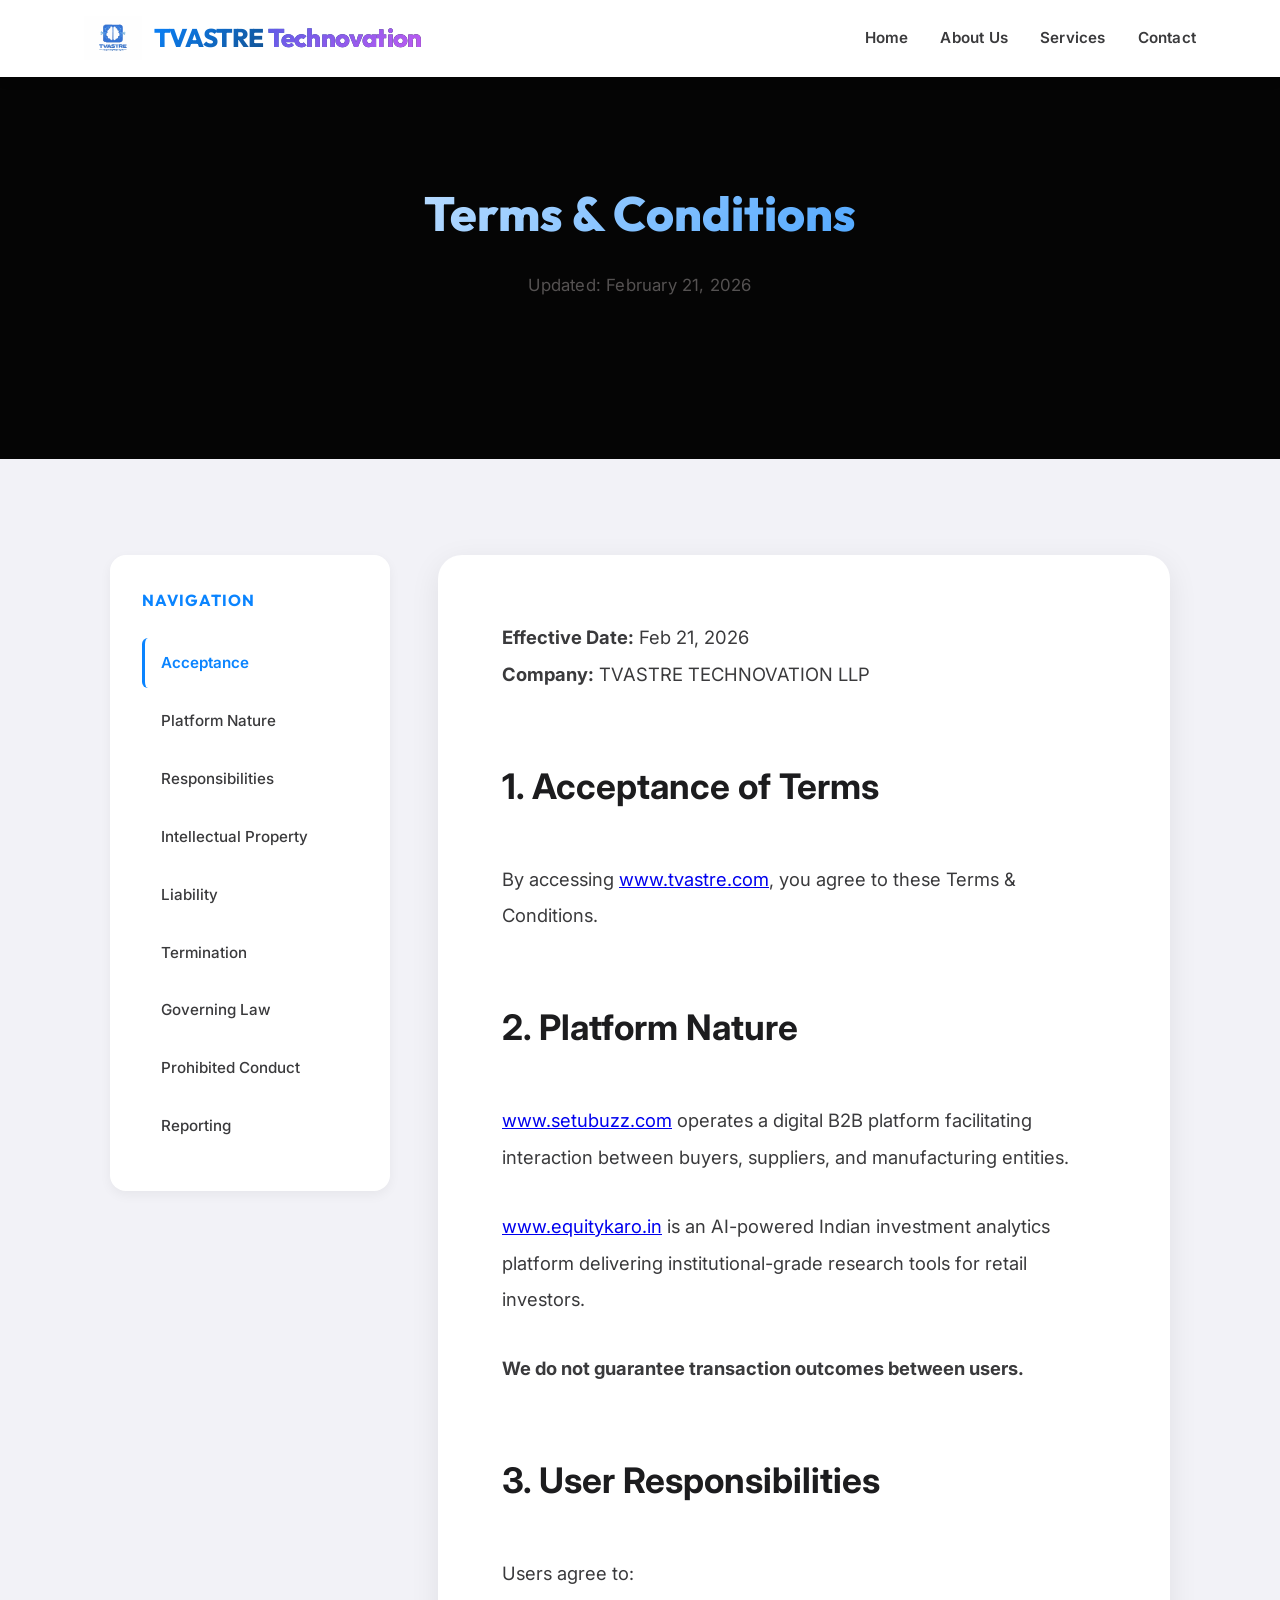
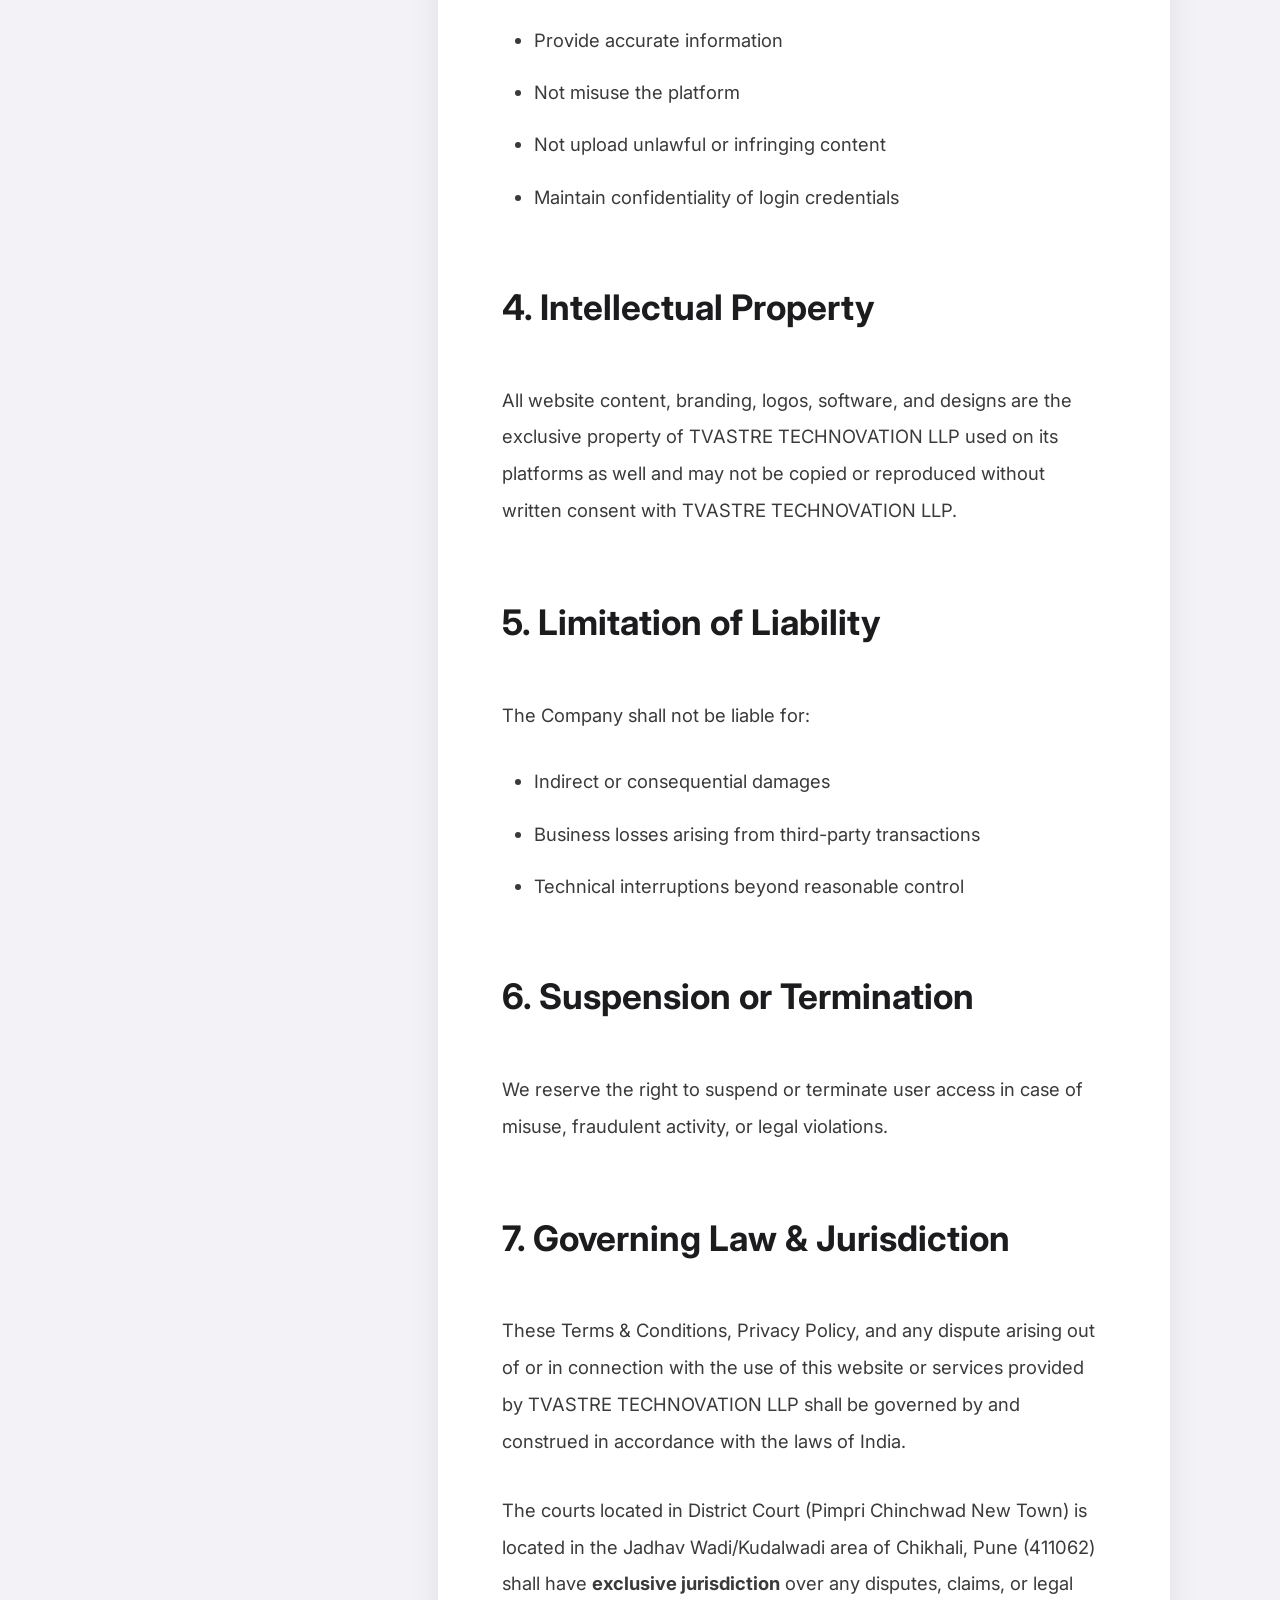
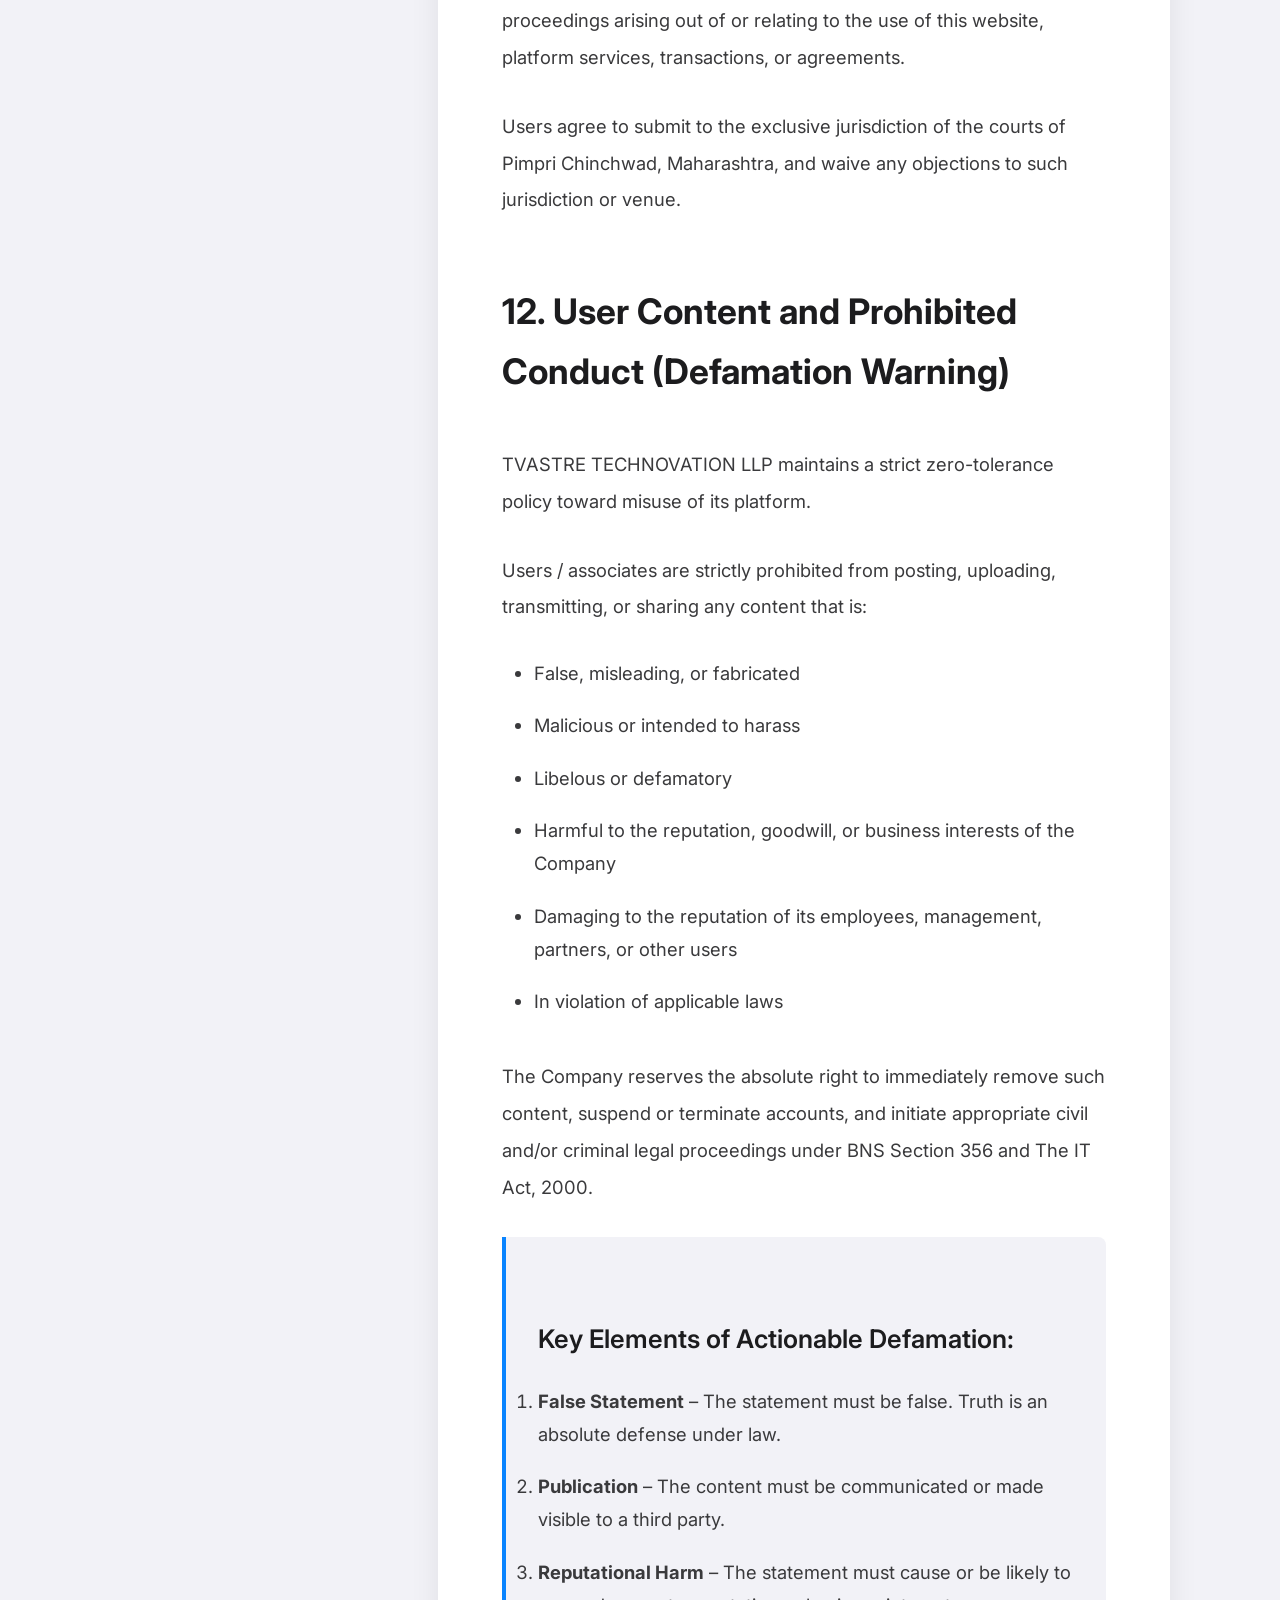
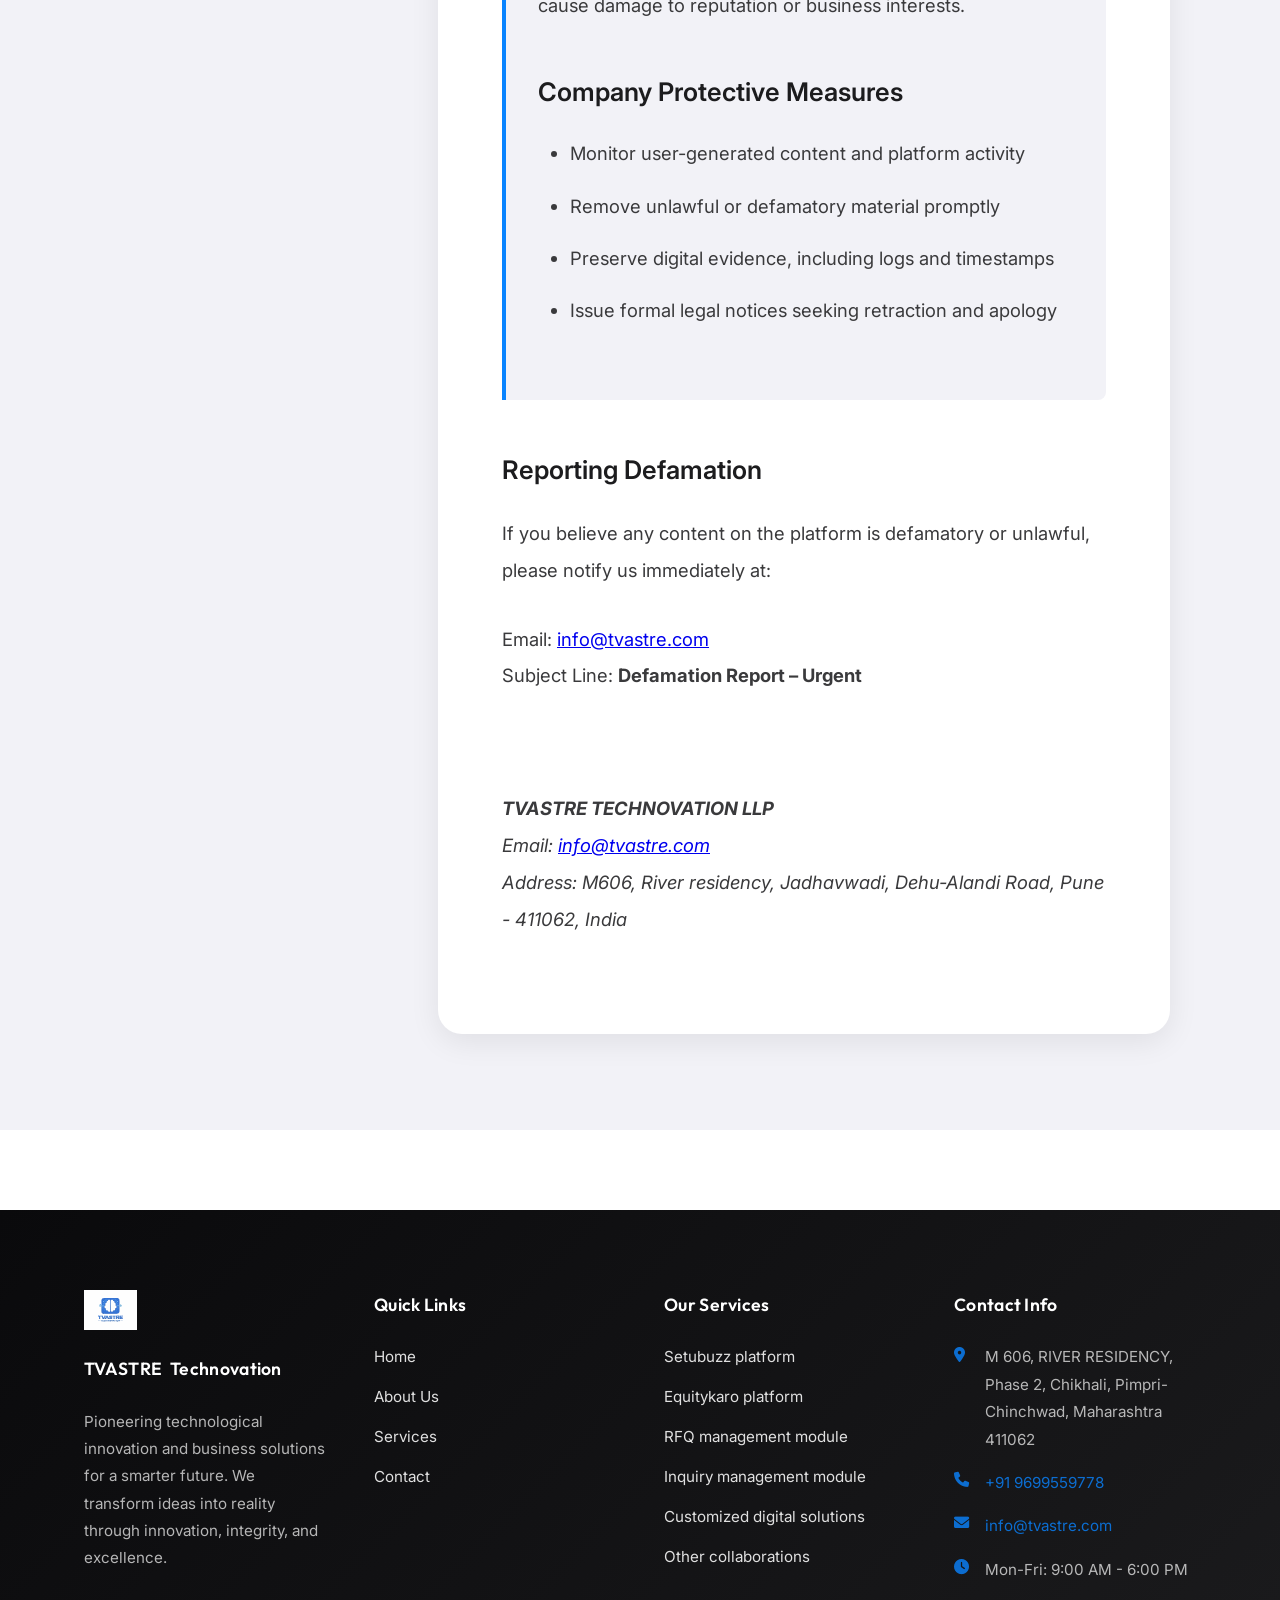
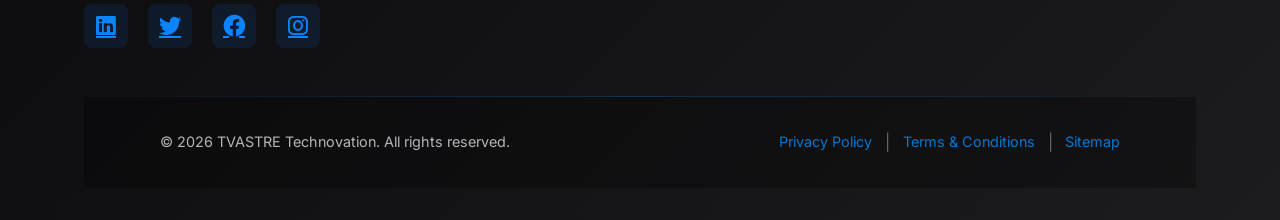
<file: terms.html>
<!DOCTYPE html>
<html lang="en">

<head>
    <meta charset="UTF-8">
    <meta name="viewport" content="width=device-width, initial-scale=1.0">
    <meta name="description"
        content="Terms and Conditions for TVASTRE Technovation. Rules and regulations for using our platforms.">
    <title>Terms & Conditions - TVASTRE Technovation</title>
    <link rel="stylesheet" href="style.css">
    <link rel="stylesheet" href="https://cdnjs.cloudflare.com/ajax/libs/font-awesome/6.0.0/css/all.min.css">
    <link rel="preconnect" href="https://fonts.googleapis.com">
    <link rel="preconnect" href="https://fonts.gstatic.com" crossorigin>
    <link
        href="https://fonts.googleapis.com/css2?family=Inter:wght@400;500;600&family=Outfit:wght@400;600;700;800&display=swap"
        rel="stylesheet">
</head>

<body>
    <header>
        <div class="container">
            <nav>
                <div class="logo">
                    <img src="assets/images/logo.svg" alt="TVASTRE Technovation Logo" class="logo-img">
                    <h1>TVASTRE <span>Technovation</span></h1>
                </div>
                <div class="menu-toggle" id="menuToggle">
                    <i class="fas fa-bars"></i>
                </div>
                <ul class="nav-links" id="navLinks">
                    <li><a href="index.html">Home</a></li>
                    <li><a href="about.html">About Us</a></li>
                    <li><a href="services.html">Services</a></li>
                    <li><a href="contact.html">Contact</a></li>
                </ul>
            </nav>
        </div>
    </header>

    <section class="policy-hero">
        <div class="container">
            <div class="section-title">
                <h1>Terms & Conditions</h1>
                <p>Updated: February 21, 2026</p>
            </div>
        </div>
    </section>

    <section class="policy-content">
        <div class="container narrow">
            <div class="legal-layout">
                <aside class="legal-sidebar">
                    <h4>Navigation</h4>
                    <ul class="sidebar-nav">
                        <li><a href="#acceptance" class="active">Acceptance</a></li>
                        <li><a href="#nature">Platform Nature</a></li>
                        <li><a href="#responsibilities">Responsibilities</a></li>
                        <li><a href="#ip">Intellectual Property</a></li>
                        <li><a href="#liability">Liability</a></li>
                        <li><a href="#termination">Termination</a></li>
                        <li><a href="#law">Governing Law</a></li>
                        <li><a href="#prohibited">Prohibited Conduct</a></li>
                        <li><a href="#reporting">Reporting</a></li>
                    </ul>
                </aside>

                <div class="policy-card">
                    <p><strong>Effective Date:</strong> Feb 21, 2026<br>
                        <strong>Company:</strong> TVASTRE TECHNOVATION LLP
                    </p>

                    <h2 id="acceptance">1. Acceptance of Terms</h2>
                    <p>By accessing <a href="http://www.tvastre.com">www.tvastre.com</a>, you agree to these Terms &
                        Conditions.</p>

                    <h2 id="nature">2. Platform Nature</h2>
                    <p><a href="http://www.setubuzz.com">www.setubuzz.com</a> operates a digital B2B platform
                        facilitating
                        interaction between buyers, suppliers, and manufacturing entities.</p>
                    <p><a href="http://www.equitykaro.in">www.equitykaro.in</a> is an AI-powered Indian investment
                        analytics
                        platform delivering institutional-grade research tools for retail investors.</p>
                    <p><strong>We do not guarantee transaction outcomes between users.</strong></p>

                    <h2 id="responsibilities">3. User Responsibilities</h2>
                    <p>Users agree to:</p>
                    <ul>
                        <li>Provide accurate information</li>
                        <li>Not misuse the platform</li>
                        <li>Not upload unlawful or infringing content</li>
                        <li>Maintain confidentiality of login credentials</li>
                    </ul>

                    <h2 id="ip">4. Intellectual Property</h2>
                    <p>All website content, branding, logos, software, and designs are the exclusive property of TVASTRE
                        TECHNOVATION LLP used on its platforms as well and may not be copied or reproduced without
                        written
                        consent with TVASTRE TECHNOVATION LLP.</p>

                    <h2 id="liability">5. Limitation of Liability</h2>
                    <p>The Company shall not be liable for:</p>
                    <ul>
                        <li>Indirect or consequential damages</li>
                        <li>Business losses arising from third-party transactions</li>
                        <li>Technical interruptions beyond reasonable control</li>
                    </ul>

                    <h2 id="termination">6. Suspension or Termination</h2>
                    <p>We reserve the right to suspend or terminate user access in case of misuse, fraudulent activity,
                        or
                        legal violations.</p>

                    <h2 id="law">7. Governing Law & Jurisdiction</h2>
                    <p>These Terms & Conditions, Privacy Policy, and any dispute arising out of or in connection with
                        the
                        use of this website or services provided by TVASTRE TECHNOVATION LLP shall be governed by and
                        construed in accordance with the laws of India.</p>
                    <p>The courts located in District Court (Pimpri Chinchwad New Town) is located in the Jadhav
                        Wadi/Kudalwadi area of Chikhali, Pune (411062) shall have <strong>exclusive
                            jurisdiction</strong>
                        over any disputes, claims, or legal proceedings arising out of or relating to the use of this
                        website, platform services, transactions, or agreements.</p>
                    <p>Users agree to submit to the exclusive jurisdiction of the courts of Pimpri Chinchwad,
                        Maharashtra,
                        and waive any objections to such jurisdiction or venue.</p>

                    <h2 id="prohibited">12. User Content and Prohibited Conduct (Defamation Warning)</h2>
                    <p>TVASTRE TECHNOVATION LLP maintains a strict zero-tolerance policy toward misuse of its platform.
                    </p>
                    <p>Users / associates are strictly prohibited from posting, uploading, transmitting, or sharing any
                        content that is:</p>
                    <ul>
                        <li>False, misleading, or fabricated</li>
                        <li>Malicious or intended to harass</li>
                        <li>Libelous or defamatory</li>
                        <li>Harmful to the reputation, goodwill, or business interests of the Company</li>
                        <li>Damaging to the reputation of its employees, management, partners, or other users</li>
                        <li>In violation of applicable laws</li>
                    </ul>
                    <p>The Company reserves the absolute right to immediately remove such content, suspend or terminate
                        accounts, and initiate appropriate civil and/or criminal legal proceedings under BNS Section 356
                        and
                        The IT Act, 2000.</p>

                    <div class="policy-highlight">
                        <h3>Key Elements of Actionable Defamation:</h3>
                        <ol>
                            <li><strong>False Statement</strong> – The statement must be false. Truth is an absolute
                                defense
                                under law.</li>
                            <li><strong>Publication</strong> – The content must be communicated or made visible to a
                                third
                                party.</li>
                            <li><strong>Reputational Harm</strong> – The statement must cause or be likely to cause
                                damage to
                                reputation or business interests.</li>
                        </ol>

                        <h3>Company Protective Measures</h3>
                        <ul>
                            <li>Monitor user-generated content and platform activity</li>
                            <li>Remove unlawful or defamatory material promptly</li>
                            <li>Preserve digital evidence, including logs and timestamps</li>
                            <li>Issue formal legal notices seeking retraction and apology</li>
                        </ul>
                    </div>

                    <h3 id="reporting">Reporting Defamation</h3>
                    <p>If you believe any content on the platform is defamatory or unlawful, please notify us
                        immediately
                        at:</p>
                    <p>Email: <a href="mailto:info@tvastre.com">info@tvastre.com</a><br>
                        Subject Line: <strong>Defamation Report – Urgent</strong>
                    </p>

                    <div class="policy-footer">
                        <p><strong>TVASTRE TECHNOVATION LLP</strong><br>
                            Email: <a
                                href="mailto:info@tvastre.com">info@tvastre.com</a><br>
                            Address: M606, River residency, Jadhavwadi, Dehu-Alandi Road, Pune - 411062, India
                        </p>
                    </div>
                </div>
            </div>
        </div>
    </section>

    <footer>
        <div class="container">
            <div class="footer-content">
                <div class="footer-section">
                    <div class="footer-logo">
                        <img src="assets/images/logo.svg" alt="TVASTRE Technovation Logo" class="footer-logo-img">
                        <h3>TVASTRE <span>Technovation</span></h3>
                    </div>
                    <p>Pioneering technological innovation and business solutions for a smarter future. We transform
                        ideas into reality through innovation, integrity, and excellence.</p>
                    <div class="social-links">
                        <a href="#" title="LinkedIn"><i class="fab fa-linkedin"></i></a>
                        <a href="#" title="Twitter"><i class="fab fa-twitter"></i></a>
                        <a href="#" title="Facebook"><i class="fab fa-facebook"></i></a>
                        <a href="#" title="Instagram"><i class="fab fa-instagram"></i></a>
                    </div>
                </div>

                <div class="footer-section">
                    <h3>Quick Links</h3>
                    <ul class="footer-links">
                        <li><a href="index.html">Home</a></li>
                        <li><a href="about.html">About Us</a></li>
                        <li><a href="services.html">Services</a></li>
                        <li><a href="contact.html">Contact</a></li>
                    </ul>
                </div>

                <div class="footer-section">
                    <h3>Our Services</h3>
                    <ul class="footer-links">
                        <li><a href="services.html">Setubuzz platform</a></li>
                        <li><a href="services.html">Equitykaro platform</a></li>
                        <li><a href="services.html">RFQ management module</a></li>
                        <li><a href="services.html">Inquiry management module</a></li>
                        <li><a href="services.html">Customized digital solutions</a></li>
                        <li><a href="services.html">Other collaborations</a></li>
                    </ul>
                </div>

                <div class="footer-section">
                    <h3>Contact Info</h3>
                    <div class="contact-details">
                        <p><i class="fas fa-map-marker-alt"></i>M 606, RIVER RESIDENCY, Phase 2, Chikhali, Pimpri-Chinchwad,
                            Maharashtra 411062</p>
                        <p><i class="fas fa-phone"></i> <a href="tel:+919699559778">+91 9699559778</a></p>
                        <p><i class="fas fa-envelope"></i> <a
                                href="mailto:info@tvastre.com">info@tvastre.com</a></p>
                        <p><i class="fas fa-clock"></i> Mon-Fri: 9:00 AM - 6:00 PM</p>
                    </div>
                </div>
            </div>

            <div class="footer-divider"></div>

            <div class="footer-bottom">
                <div class="container">
                    <div class="footer-bottom-content">
                        <p class="copyright">&copy; 2026 TVASTRE Technovation. All rights reserved.</p>
                        <div class="footer-links-bottom">
                            <a href="privacy.html">Privacy Policy</a>
                            <span>|</span>
                            <a href="terms.html">Terms & Conditions</a>
                            <span>|</span>
                            <a href="sitemap.html">Sitemap</a>
                        </div>
                    </div>
                </div>
            </div>
        </div>
    </footer>

    <!-- Mobile Menu Toggle & Parallax Script -->
    <script>
        // Mobile Menu Toggle
        const menuToggle = document.getElementById('menuToggle');
        const navLinks = document.getElementById('navLinks');

        menuToggle.addEventListener('click', function () {
            navLinks.classList.toggle('active');
        });

        // Close menu when a link is clicked
        document.querySelectorAll('.nav-links a').forEach(link => {
            link.addEventListener('click', function () {
                navLinks.classList.remove('active');
            });
        });

        // Close menu when clicking outside
        document.addEventListener('click', function (event) {
            const isClickInsideNav = navLinks.contains(event.target);
            const isClickInsideToggle = menuToggle.contains(event.target);

            if (!isClickInsideNav && !isClickInsideToggle) {
                navLinks.classList.remove('active');
            }
        });

        // Parallax Effect for Background Elements
        window.addEventListener('scroll', function () {
            const parallaxElements = document.querySelectorAll('.hero, .cta-banner, .parallax-section');

            parallaxElements.forEach(function (element) {
                const scrollPosition = window.pageYOffset;
                const elementOffset = element.offsetTop;
                const distance = scrollPosition - elementOffset;
                const parallaxSpeed = 0.5;

                if (distance > -element.offsetHeight && distance < window.innerHeight) {
                    element.style.backgroundPosition = 'center ' + (distance * parallaxSpeed) + 'px';
                }
            });
        });

        // Smooth Scroll Behavior for Anchor Links
        document.querySelectorAll('a[href^="#"]').forEach(anchor => {
            anchor.addEventListener('click', function (e) {
                e.preventDefault();
                const target = document.querySelector(this.getAttribute('href'));
                if (target) {
                    target.scrollIntoView({
                        behavior: 'smooth',
                        block: 'start'
                    });
                }
            });
        });
    </script>
</body>

</html>
</file>
<file: style.css>
@import url('https://fonts.googleapis.com/css2?family=Inter:wght@400;500;600&family=Outfit:wght@400;600;700;800&display=swap');

:root {
    /* Modern Color Palette */
    --primary: #0A84FF;
    --primary-dark: #0056b3;
    --secondary: #5E5CE6;
    --accent: #BF5AF2;
    --success: #32D74B;
    --warning: #FF9F0A;
    --danger: #FF453A;

    /* Neutral Colors */
    --bg-white: #ffffff;
    --bg-soft: #F2F2F7;
    --text-main: #1C1C1E;
    --text-soft: #3A3A3C;
    --text-muted: #8E8E93;

    /* Layout */
    --container-width: 1240px;
    --border-radius-sm: 8px;
    --border-radius-md: 16px;
    --border-radius-lg: 24px;

    /* Glassmorphism & Shadows */
    --glass-bg: rgba(255, 255, 255, 0.7);
    --glass-border: rgba(255, 255, 255, 0.3);
    --shadow-sm: 0 4px 12px rgba(0, 0, 0, 0.05);
    --shadow-md: 0 8px 30px rgba(0, 0, 0, 0.08);
    --shadow-lg: 0 20px 40px rgba(0, 0, 0, 0.12);

    /* Transitions */
    --transition: all 0.4s cubic-bezier(0.4, 0, 0.2, 1);
}

/* Reset and Base Styles */
* {
    margin: 0;
    padding: 0;
    box-sizing: border-box;
}

body {
    font-family: 'Inter', -apple-system, BlinkMacSystemFont, 'Segoe UI', sans-serif;
    line-height: 1.7;
    color: var(--text-main);
    background-color: var(--bg-white);
    font-size: 1rem;
    font-weight: 400;
    -webkit-font-smoothing: antialiased;
    scroll-behavior: smooth;
}

h1,
h2,
h3,
h4,
h5,
h6 {
    font-family: 'Outfit', sans-serif;
}

.container {
    width: 90%;
    max-width: 1200px;
    margin: 0 auto;
    padding: 0 20px;
}

/* Header & Navigation */
header {
    background: var(--glass-bg);
    backdrop-filter: blur(12px);
    -webkit-backdrop-filter: blur(12px);
    border-bottom: 1px solid var(--glass-border);
    box-shadow: var(--shadow-sm);
    position: sticky;
    top: 0;
    z-index: 1000;
    transition: var(--transition);
}

nav {
    display: flex;
    justify-content: space-between;
    align-items: center;
    padding: 1rem 0;
}

.logo {
    display: flex;
    align-items: center;
    gap: 12px;
    cursor: pointer;
    transition: var(--transition);
}

.logo:hover {
    transform: translateY(-3px);
}

.logo:hover i {
    box-shadow: 0 8px 24px rgba(0, 120, 212, 0.35);
    transform: scale(1.05);
}

.logo:hover h1 {
    letter-spacing: 0px;
}

.logo-img {
    height: 44px;
    width: auto;
    object-fit: contain;
    transition: var(--transition);
}

.logo:hover .logo-img {
    transform: scale(1.05);
}

.logo h1 {
    font-size: 1.6rem;
    background: linear-gradient(135deg, var(--primary), var(--text-main));
    -webkit-background-clip: text;
    -webkit-text-fill-color: transparent;
    background-clip: text;
    font-weight: 800;
    letter-spacing: -0.8px;
    margin: 0;
    transition: var(--transition);
}

.logo span {
    background: linear-gradient(135deg, var(--secondary), var(--accent));
    -webkit-background-clip: text;
    -webkit-text-fill-color: transparent;
    background-clip: text;
    font-weight: 800;
}

.nav-links {
    display: flex;
    list-style: none;
    gap: 2rem;
}

.nav-links a {
    text-decoration: none;
    color: var(--text-soft);
    font-weight: 600;
    font-size: 0.95rem;
    letter-spacing: 0.2px;
    transition: var(--transition);
    padding: 0.5rem 0;
    position: relative;
}

.nav-links a::after {
    content: '';
    position: absolute;
    bottom: 0;
    left: 0;
    width: 0;
    height: 2px;
    background: linear-gradient(90deg, var(--primary), var(--secondary));
    transition: var(--transition);
}

.nav-links a:hover {
    color: var(--primary);
}

.nav-links a:hover::after {
    width: 100%;
}

.nav-links a.active {
    color: var(--primary);
}

.nav-links a.active::after {
    content: '';
    position: absolute;
    bottom: 0;
    left: 0;
    width: 100%;
    height: 2px;
    background: var(--primary);
}

/* Hamburger Menu */
.menu-toggle {
    display: none;
    font-size: 1.5rem;
    cursor: pointer;
    color: #0078d4;
    transition: all 0.3s ease;
}

.menu-toggle:hover {
    transform: scale(1.1);
}

/* Hero Section */
.hero {
    position: relative;
    overflow: hidden;
    min-height: 90vh;
    display: flex;
    align-items: center;
    background: #050505;
    color: white;
}

.hero-mesh {
    position: absolute;
    top: 0;
    left: 0;
    width: 100%;
    height: 100%;
    background:
        radial-gradient(circle at 0% 0%, var(--primary) 0%, transparent 50%),
        radial-gradient(circle at 100% 100%, var(--secondary) 0%, transparent 50%),
        radial-gradient(circle at 50% 50%, var(--accent) 0%, transparent 50%);
    opacity: 0.15;
    filter: blur(80px);
    animation: meshMove 20s ease-in-out infinite alternate;
}

@keyframes meshMove {
    0% {
        transform: scale(1) translate(0, 0);
    }

    100% {
        transform: scale(1.2) translate(-50px, 50px);
    }
}

.hero-content {
    display: grid;
    grid-template-columns: 1.1fr 0.9fr;
    gap: 4rem;
    align-items: center;
    position: relative;
    z-index: 5;
    padding: 6rem 0;
}

.eyebrow {
    display: inline-block;
    font-size: 0.85rem;
    font-weight: 700;
    text-transform: uppercase;
    letter-spacing: 3px;
    color: var(--primary);
    margin-bottom: 1.5rem;
    background: rgba(10, 132, 255, 0.12);
    padding: 0.5rem 1.25rem;
    border-radius: 100px;
    border: 1px solid rgba(10, 132, 255, 0.2);
    animation: slideInDown 0.8s var(--transition);
}

@keyframes slideInDown {
    from {
        opacity: 0;
        transform: translateY(-30px);
    }

    to {
        opacity: 1;
        transform: translateY(0);
    }
}

.hero-text h1 {
    font-size: 5rem;
    margin-bottom: 2rem;
    font-weight: 800;
    line-height: 1;
    letter-spacing: -3px;
    color: white;
    animation: slideInLeft 0.8s var(--transition) 0.1s backwards;
}

@keyframes float {

    0%,
    100% {
        transform: translateY(0px);
    }

    50% {
        transform: translateY(-30px);
    }
}

/* Parallax Section Class */
.parallax-section {
    background-attachment: fixed;
    background-position: center;
    background-repeat: no-repeat;
    background-size: cover;
    position: relative;
}

/* Parallax Background Element */
.parallax-bg {
    position: relative;
    overflow: hidden;
}

.parallax-content {
    position: relative;
    z-index: 2;
}

.hero-content {
    display: grid;
    grid-template-columns: 1fr 1fr;
    gap: 3rem;
    align-items: center;
    position: relative;
    z-index: 3;
    padding: 4rem 0;
}

.hero-text p {
    font-size: 1.25rem;
    max-width: 600px;
    margin-bottom: 3rem;
    opacity: 0.85;
    line-height: 1.7;
    font-weight: 400;
    letter-spacing: 0.1px;
    animation: slideInUp 0.8s ease-out 0.3s backwards;
}

@keyframes slideInLeft {
    from {
        opacity: 0;
        transform: translateX(-40px);
    }

    to {
        opacity: 1;
        transform: translateX(0);
    }
}

.hero-text p {
    font-size: 1.1rem;
    max-width: 500px;
    margin-bottom: 2rem;
    opacity: 0.9;
    line-height: 1.8;
    font-weight: 400;
    letter-spacing: 0.2px;
    animation: slideInUp 0.8s ease-out 0.2s backwards;
}

.hero-buttons {
    display: flex;
    gap: 1.5rem;
    flex-wrap: wrap;
    animation: slideInUp 0.8s var(--transition) 0.4s backwards;
}

.cta-button {
    display: inline-flex;
    align-items: center;
    justify-content: center;
    background: var(--primary);
    color: white;
    padding: 1rem 2.5rem;
    border-radius: var(--border-radius-sm);
    text-decoration: none;
    font-weight: 700;
    font-size: 1rem;
    transition: var(--transition);
    box-shadow: 0 4px 15px rgba(10, 132, 255, 0.3);
}

.cta-button:hover {
    background: var(--secondary);
    transform: translateY(-3px);
    box-shadow: 0 8px 25px rgba(94, 92, 230, 0.4);
}

.cta-button-outline {
    display: inline-flex;
    align-items: center;
    justify-content: center;
    background: rgba(255, 255, 255, 0.1);
    backdrop-filter: blur(8px);
    -webkit-backdrop-filter: blur(8px);
    color: white;
    padding: 1rem 2.5rem;
    border: 1px solid rgba(255, 255, 255, 0.3);
    border-radius: var(--border-radius-sm);
    text-decoration: none;
    font-weight: 600;
    font-size: 1rem;
    transition: var(--transition);
}

.cta-button-outline:hover {
    background: white;
    color: var(--primary);
    transform: translateY(-3px);
}

.anchor-link {
    display: none;
}

.visual-container {
    position: relative;
    width: 100%;
    height: 500px;
    animation: slideInRight 1s var(--transition) 0.2s backwards;
}

@keyframes slideInRight {
    from {
        opacity: 0;
        transform: translateX(60px);
    }

    to {
        opacity: 1;
        transform: translateX(0);
    }
}

.main-visual {
    width: 100%;
    height: 100%;
    object-fit: contain;
    filter: drop-shadow(0 0 50px rgba(10, 132, 255, 0.4));
    animation: float 6s ease-in-out infinite;
}

.glass-card {
    position: absolute;
    background: var(--glass-bg);
    backdrop-filter: blur(15px);
    -webkit-backdrop-filter: blur(15px);
    border: 1px solid var(--glass-border);
    border-radius: var(--border-radius-md);
    padding: 1.25rem 1.5rem;
    display: flex;
    align-items: center;
    gap: 1rem;
    box-shadow: var(--shadow-lg);
    z-index: 10;
    animation: floatCards 8s ease-in-out infinite;
}

.stat-card-1 {
    top: 15%;
    left: -10%;
    animation-delay: 0.5s;
}

.stat-card-2 {
    bottom: 15%;
    right: -5%;
    animation-delay: 1.5s;
}

@keyframes floatCards {

    0%,
    100% {
        transform: translateY(0) rotate(0);
    }

    50% {
        transform: translateY(-20px) rotate(2deg);
    }
}

.card-icon {
    width: 45px;
    height: 45px;
    background: var(--primary);
    color: white;
    border-radius: 12px;
    display: flex;
    align-items: center;
    justify-content: center;
    font-size: 1.25rem;
    box-shadow: 0 4px 12px rgba(10, 132, 255, 0.3);
}

.card-info .number {
    display: block;
    font-size: 1.4rem;
    font-weight: 800;
    color: var(--text-main);
    line-height: 1;
}

.card-info .label {
    font-size: 0.75rem;
    font-weight: 600;
    color: var(--text-soft);
    text-transform: uppercase;
    letter-spacing: 1px;
}

/* Section Common Styles */
section {
    padding: 6rem 0;
}

.section-title {
    text-align: center;
    margin-bottom: 4rem;
}

.section-title h2 {
    font-size: 2.5rem;
    color: #1f1f1f;
    margin-bottom: 1rem;
    position: relative;
    display: inline-block;
    font-weight: 600;
    letter-spacing: -0.5px;
    line-height: 1.2;
    background:  #0078d4;
    -webkit-background-clip: text;
    -webkit-text-fill-color: transparent;
    background-clip: text;
}

.section-title h2::after {
    content: '';
    position: absolute;
    bottom: -12px;
    left: 50%;
    transform: translateX(-50%);
    width: 120px;
    height: 4px;
    background:  #0078d4;
    border-radius: 2px;
    animation: expandWidth 0.8s ease-out;
}

@keyframes expandWidth {
    from {
        width: 0;
    }

    to {
        width: 120px;
    }
}

.section-title p {
    color: #555252 !important;
    max-width: 600px;
    margin: 0 auto;
    font-size: 1.05rem;
    line-height: 1.7;
    font-weight: 400;
    letter-spacing: 0.2px;
}

/* Services Section */
.services-grid {
    display: grid;
    grid-template-columns: repeat(auto-fit, minmax(300px, 1fr));
    gap: 2.5rem;
    margin-top: 4rem;
}

.service-card {
    background: var(--bg-white);
    border-radius: var(--border-radius-md);
    padding: 3rem;
    border: 1px solid var(--bg-soft);
    box-shadow: var(--shadow-md);
    transition: var(--transition);
    position: relative;
    overflow: hidden;
}

.service-card::after {
    content: '';
    position: absolute;
    top: 0;
    right: 0;
    width: 100px;
    height: 100px;
    background: radial-gradient(circle at top right, var(--bg-soft), transparent 70%);
    opacity: 0.5;
}

.service-card:hover {
    transform: translateY(-10px);
    box-shadow: var(--shadow-lg);
    border-color: var(--primary);
}

.service-card h3 {
    color: var(--text-main);
    margin-bottom: 1rem;
    font-size: 1.75rem;
    font-weight: 700;
    letter-spacing: -0.5px;
}

.service-card p {
    color: var(--text-soft);
    margin-bottom: 1.5rem;
    line-height: 1.8;
}

.service-icon {
    font-size: 2.5rem;
    color: var(--primary);
    margin-bottom: 2rem;
    width: 70px;
    height: 70px;
    display: flex;
    align-items: center;
    justify-content: center;
    background: var(--bg-soft);
    border-radius: var(--border-radius-sm);
    transition: var(--transition);
}

.service-card:hover .service-icon {
    background: var(--primary);
    color: white;
    transform: scale(1.1) rotate(5deg);
}

/* About Page */
.about-content {
    display: grid;
    grid-template-columns: 1fr 1fr;
    gap: 4rem;
    align-items: center;
}

.about-text h3 {
    color: var(--text-main);
    margin-bottom: 1.5rem;
    font-size: 2.25rem;
    font-weight: 800;
    letter-spacing: -1px;
    line-height: 1.2;
    background: linear-gradient(135deg, var(--text-main), var(--primary));
    -webkit-background-clip: text;
    -webkit-text-fill-color: transparent;
    background-clip: text;
}

.about-image img {
    width: 100%;
    border-radius: 4px;
    box-shadow: 0 10px 30px rgba(0, 0, 0, 0.12);
}

.founder-info {
    background: var(--bg-soft);
    padding: 3rem;
    border-radius: var(--border-radius-md);
    margin-top: 3rem;
    border-left: 6px solid var(--primary);
    box-shadow: var(--shadow-sm);
}

/* Contact Page */
.contact-container {
    display: grid;
    grid-template-columns: 1fr 2fr;
    gap: 4rem;
}

.contact-info {
    background: var(--bg-white);
    color: var(--text-main);
    padding: 3rem;
    border-radius: var(--border-radius-md);
    box-shadow: var(--shadow-md);
    border: 1px solid var(--bg-soft);
}

.contact-info h3 {
    margin-bottom: 2rem;
    font-size: 1.5rem;
    font-weight: 600;
    letter-spacing: -0.3px;
    color: #1f1f1f;
}

.contact-item {
    display: flex;
    align-items: center;
    gap: 1rem;
    margin-bottom: 1.5rem;
}

.contact-icon {
    font-size: 1.5rem;
    color: var(--primary);
}

.contact-form {
    background: var(--bg-white);
    padding: 3.5rem;
    border-radius: var(--border-radius-md);
    border: 1px solid var(--bg-soft);
    box-shadow: var(--shadow-md);
}

.form-group {
    margin-bottom: 1.5rem;
}

.form-group label {
    display: block;
    margin-bottom: 0.5rem;
    color: #1f1f1f;
    font-weight: 600;
    font-size: 0.95rem;
    letter-spacing: 0.2px;
}

.form-group input,
.form-group textarea {
    width: 100%;
    padding: 0.9rem 1.1rem;
    border: 2px solid #e5e5e5;
    border-radius: 8px;
    font-family: inherit;
    font-size: 0.95rem;
    font-weight: 400;
    letter-spacing: 0.2px;
    line-height: 1.5;
    transition: border-color 0.3s ease, box-shadow 0.3s ease;
    background: #fafafa;
    min-height: 44px;
}

.form-group input:focus,
.form-group textarea:focus {
    outline: none;
    border-color: var(--primary);
    background: white;
    box-shadow: 0 0 0 4px rgba(10, 132, 255, 0.1);
}

.form-group textarea {
    height: 150px;
    resize: vertical;
}

.submit-btn {
    background: linear-gradient(135deg, var(--primary), var(--secondary));
    color: white;
    border: none;
    padding: 1.2rem 3rem;
    border-radius: var(--border-radius-sm);
    font-size: 1rem;
    font-weight: 700;
    letter-spacing: 0.5px;
    cursor: pointer;
    transition: var(--transition);
    box-shadow: 0 4px 15px rgba(10, 132, 255, 0.3);
    position: relative;
    overflow: hidden;
    display: flex;
    align-items: center;
    justify-content: center;
}

.submit-btn::before {
    content: '';
    position: absolute;
    top: 50%;
    left: 50%;
    width: 0;
    height: 0;
    background: rgba(255, 255, 255, 0.1);
    border-radius: 50%;
    transform: translate(-50%, -50%);
    transition: width 0.6s, height 0.6s;
}

.submit-btn:hover {
    transform: translateY(-2px);
    box-shadow: 0 8px 20px rgba(0, 120, 212, 0.4);
}

.submit-btn:hover::before {
    width: 300px;
    height: 300px;
}

/* Footer */
footer {
    background: linear-gradient(135deg, #0A0A0C 0%, #1C1C1E 100%);
    color: white;
    padding: 5rem 0 2rem;
    margin-top: 5rem;
}

footer .container {
    padding: 0 20px;
}

.footer-content {
    display: grid;
    grid-template-columns: repeat(4, 1fr);
    gap: 3rem;
    padding-bottom: 3rem;
    width: 100%;
}

@media (max-width: 1024px) {
    .footer-content {
        grid-template-columns: repeat(2, 1fr);
    }
}

@media (max-width: 768px) {
    .footer-content {
        grid-template-columns: 1fr;
        gap: 2rem;
        padding-bottom: 2rem;
    }
}

.footer-section {
    word-break: break-word;
}

.footer-section h3 {
    margin-bottom: 1.5rem;
    font-size: 1.1rem;
    font-weight: 600;
    display: flex;
    align-items: center;
    gap: 0.5rem;
    color: white;
    letter-spacing: 0.3px;
}

.footer-logo-img {
    height: 40px;
    width: auto;
    object-fit: contain;
    margin-bottom: 1rem;
}

.footer-section h3 i {
    color: var(--primary);
    flex-shrink: 0;
}

.footer-section p {
    opacity: 0.8;
    line-height: 1.8;
    font-size: 0.95rem;
    color: #e0e0e0;
    margin: 0 0 1rem 0;
}

.footer-links {
    list-style: none;
    padding: 0;
    margin: 0;
}

.footer-links li {
    margin-bottom: 0.8rem;
}

.footer-links a {
    color: #e0e0e0;
    text-decoration: none;
    transition: color 0.3s, padding-left 0.3s, text-shadow 0.3s;
    display: inline-block;
    padding-left: 0;
    font-size: 0.95rem;
}

.footer-links a:hover {
    color: var(--primary);
    padding-left: 8px;
    text-shadow: 0 0 8px rgba(10, 132, 255, 0.4);
}

.contact-details {
    display: flex;
    flex-direction: column;
    gap: 1rem;
}

.contact-details p {
    display: flex;
    align-items: flex-start;
    gap: 0.8rem;
    margin: 0;
    font-size: 0.95rem;
    color: #e0e0e0;
}

.contact-details i {
    color: var(--primary);
    min-width: 18px;
    margin-top: 0.2rem;
    flex-shrink: 0;
}

.contact-details a {
    color: var(--primary);
    text-decoration: none;
    transition: var(--transition);
}

.contact-details a:hover {
    color: var(--secondary);
    text-decoration: underline;
}

.social-links {
    display: flex;
    gap: 1.25rem;
    margin-top: 2rem;
    flex-wrap: wrap;
}

.social-links a {
    color: var(--primary);
    font-size: 1.4rem;
    transition: var(--transition);
    display: inline-flex;
    align-items: center;
    justify-content: center;
    width: 44px;
    height: 44px;
    background: rgba(10, 132, 255, 0.1);
    border-radius: var(--border-radius-sm);
    padding: 0;
    flex-shrink: 0;
}

.social-links a:hover {
    color: white;
    background: var(--primary);
    transform: translateY(-5px);
}

.footer-divider {
    height: 1px;
    background: linear-gradient(90deg, rgba(0, 120, 212, 0), rgba(0, 120, 212, 0.3), rgba(0, 120, 212, 0));
    margin: 0;
}

.footer-bottom {
    background: rgba(0, 0, 0, 0.3);
    padding: 2rem 0;
}

.footer-bottom-content {
    display: flex;
    justify-content: space-between;
    align-items: center;
    flex-wrap: wrap;
    gap: 2rem;
    width: 100%;
}

.copyright {
    font-size: 0.9rem;
    opacity: 0.8;
    margin: 0;
    color: #e0e0e0;
    flex: 1;
    min-width: 250px;
}

.footer-links-bottom {
    display: flex;
    align-items: center;
    justify-content: flex-end;
    gap: 0.8rem;
    flex-wrap: wrap;
}

.footer-links-bottom a {
    color: #0078d4;
    text-decoration: none;
    font-size: 0.9rem;
    transition: color 0.3s;
    white-space: nowrap;
}

.footer-links-bottom a:hover {
    color: #00b4f1;
    text-decoration: underline;
}

.footer-links-bottom span {
    color: #666;
}

/* ========== RESPONSIVE DESIGN ========== */

/* Extra Small Devices - Mobile (max-width: 480px) */
@media (max-width: 480px) {
    body {
        font-size: 0.9rem;
    }

    .container {
        width: 95%;
        padding: 0 10px;
    }

    header {
        padding: 0.75rem 0;
    }

    nav {
        display: flex;
        align-items: center;
        justify-content: space-between;
        gap: 1rem;
    }

    .logo h1 {
        font-size: 1.1rem;
    }

    .logo i {
        width: 32px;
        height: 32px;
        font-size: 1.6rem;
    }

    .menu-toggle {
        display: flex;
        align-items: center;
        justify-content: center;
        font-size: 1.5rem;
        cursor: pointer;
        color: #0078d4;
        z-index: 100;
    }

    .nav-links {
        position: fixed;
        top: 60px;
        left: 0;
        right: 0;
        background: white;
        flex-direction: column;
        gap: 0;
        padding: 1rem 0;
        max-height: 0;
        overflow: hidden;
        transition: max-height 0.3s ease;
        box-shadow: 0 4px 12px rgba(0, 0, 0, 0.1);
        z-index: 99;
    }

    .nav-links.active {
        max-height: 400px;
    }

    .nav-links li {
        width: 100%;
        border-bottom: 1px solid #e0e0e0;
    }

    .nav-links li:last-child {
        border-bottom: none;
    }

    .nav-links a {
        display: block;
        padding: 1rem 1.5rem;
        color: #424242;
        text-decoration: none;
        font-weight: 500;
        transition: all 0.3s ease;
        position: relative;
        padding-bottom: 1rem;
    }

    .nav-links a::after {
        display: none;
    }

    .nav-links a:hover {
        background-color: #f5f5f5;
        color: #0078d4;
        padding-left: 2rem;
    }

    .nav-links a.active {
        background-color: #e8f4fd;
        color: #0078d4;
        border-left: 4px solid #0078d4;
        padding-left: 1.2rem;
    }

    .hero {
        min-height: 500px;
        padding: 2rem 0;
    }

    .hero-content {
        grid-template-columns: 1fr;
        padding: 1.5rem 0;
        gap: 1.5rem;
    }

    .hero-text h1 {
        font-size: 2.5rem;
        line-height: 1.1;
        margin-bottom: 1.5rem;
        letter-spacing: -1px;
    }

    .hero-text p {
        font-size: 1rem;
        margin-bottom: 1.5rem;
    }

    .hero-visual {
        order: -1;
        margin-bottom: 2rem;
        display: flex;
        justify-content: center;
    }

    .visual-container {
        height: 350px;
        width: 100%;
        max-width: 400px;
    }

    .glass-card {
        padding: 0.75rem 1rem;
        transform: scale(0.9);
    }

    .stat-card-1 {
        left: -5%;
        top: 5%;
    }

    .stat-card-2 {
        right: -5%;
        bottom: 5%;
    }

    .hero-buttons {
        flex-direction: column;
        gap: 1rem;
    }

    /* Disable parallax on mobile for better performance */
    .hero,
    .about-hero,
    .services-hero,
    .contact-hero,
    .cta-banner,
    .about-stats,
    .parallax-section {
        background-attachment: scroll !important;
    }

    .cta-button,
    .cta-button-outline {
        width: 100%;
        text-align: center;
        padding: 0.9rem 1.5rem;
        font-size: 0.9rem;
    }

    section {
        padding: 2.5rem 0;
    }

    .section-title h2 {
        font-size: 1.8rem;
        margin-bottom: 0.8rem;
    }

    .section-title p {
        font-size: 0.95rem;
        margin-top: 1rem;
    }

    .services-grid,
    .why-grid,
    .projects-grid,
    .team-grid,
    .faq-grid {
        grid-template-columns: 1fr;
        gap: 1.5rem;
        margin-top: 2.5rem;
    }

    .service-card,
    .why-card,
    .team-card,
    .faq-card {
        padding: 1.5rem;
    }

    .service-card h3,
    .why-card h4,
    .team-card h4 {
        font-size: 1.2rem;
    }

    .about-content,
    .contact-container {
        grid-template-columns: 1fr;
        gap: 2rem;
    }

    .contact-form {
        padding: 1.5rem;
    }

    .form-group input,
    .form-group textarea {
        padding: 0.8rem;
        font-size: 0.9rem;
    }

    .submit-btn {
        width: 100%;
        padding: 0.9rem 1.5rem;
        font-size: 0.9rem;
    }

    .stats-grid {
        grid-template-columns: 1fr;
    }

    .stat-item h3 {
        font-size: 2rem;
    }

    .product-section {
        padding: 3rem 0;
    }

    .product-header h2 {
        font-size: 1.5rem;
    }

    .product-tagline {
        font-size: 1rem;
    }

    .product-content {
        grid-template-columns: 1fr;
        gap: 1.5rem;
    }

    .features-grid {
        grid-template-columns: 1fr;
    }

    .product-stats {
        grid-template-columns: repeat(2, 1fr);
        gap: 1rem;
        padding: 1.5rem;
    }

    .stat-number {
        font-size: 1.8rem;
    }

    .product-cta h3 {
        font-size: 1.5rem;
    }

    .cta-buttons {
        flex-direction: column;
    }

    .cta-button-primary,
    .cta-button-secondary {
        width: 100%;
    }

    .quick-contact-grid {
        grid-template-columns: 1fr;
        gap: 1rem;
    }

    .values-grid {
        grid-template-columns: 1fr;
    }

    .shape {
        display: none;
    }

    .footer-content {
        grid-template-columns: 1fr;
        gap: 1.5rem;
    }

    .footer-bottom-content {
        flex-direction: column;
        gap: 1rem;
    }

    .footer-links-bottom {
        justify-content: center;
        width: 100%;
    }

    .copyright {
        text-align: center;
        min-width: unset;
    }
}

/* Small Devices - Tablet (481px - 768px) */
@media (min-width: 481px) and (max-width: 768px) {
    .container {
        width: 92%;
        padding: 0 15px;
    }

    .nav-links {
        display: none;
    }

    .logo h1 {
        font-size: 1.3rem;
    }

    .logo i {
        width: 36px;
        height: 36px;
        font-size: 1.8rem;
    }

    .hero {
        min-height: 550px;
    }

    .hero-content {
        grid-template-columns: 1fr;
        padding: 2.5rem 0;
        gap: 2rem;
    }

    .hero-text h1 {
        font-size: 3rem;
    }

    .hero-text p {
        font-size: 1.05rem;
    }

    .hero-visual {
        display: flex;
        justify-content: center;
        margin-top: 2rem;
    }

    .visual-container {
        height: 400px;
        max-width: 500px;
    }

    .hero-buttons {
        flex-direction: column;
    }

    .cta-button,
    .cta-button-outline {
        width: 100%;
        text-align: center;
    }

    section {
        padding: 4rem 0;
    }

    .section-title h2 {
        font-size: 2.2rem;
    }

    .services-grid,
    .why-grid,
    .projects-grid {
        grid-template-columns: repeat(2, 1fr);
        gap: 2rem;
    }

    .team-grid {
        grid-template-columns: repeat(2, 1fr);
        gap: 2rem;
    }

    .faq-grid {
        grid-template-columns: 1fr;
        gap: 2rem;
    }

    .service-card,
    .why-card {
        padding: 2rem;
    }

    .product-content {
        grid-template-columns: 1fr;
        gap: 2rem;
    }

    .features-grid {
        grid-template-columns: 1fr;
    }

    .product-stats {
        grid-template-columns: repeat(2, 1fr);
        gap: 1rem;
    }

    .product-header h2 {
        font-size: 1.8rem;
    }

    .cta-buttons {
        flex-direction: column;
    }

    .cta-button-primary,
    .cta-button-secondary {
        width: 100%;
    }

    .about-content,
    .contact-container {
        grid-template-columns: 1fr;
        gap: 2.5rem;
    }

    .contact-form,
    .contact-info {
        padding: 2rem;
    }

    .stats-grid {
        grid-template-columns: repeat(2, 1fr);
        gap: 2rem;
    }

    .quick-contact-grid {
        grid-template-columns: repeat(2, 1fr);
        gap: 1.5rem;
    }

    .values-grid {
        grid-template-columns: 1fr;
    }

    .footer-content {
        grid-template-columns: repeat(2, 1fr);
    }

    .footer-bottom-content {
        flex-direction: column;
        align-items: center;
        text-align: center;
    }
}

/* Medium Devices - iPad (769px - 1024px) */
@media (min-width: 769px) and (max-width: 1024px) {
    .container {
        width: 94%;
        max-width: 950px;
    }

    .logo h1 {
        font-size: 1.4rem;
    }

    .logo i {
        width: 40px;
        height: 40px;
        font-size: 2rem;
    }

    .hero {
        min-height: 550px;
    }

    .hero-content {
        grid-template-columns: 1fr 0.8fr;
        gap: 2.5rem;
        padding: 3rem 0;
    }

    .hero-text h1 {
        font-size: 3.5rem;
    }

    section {
        padding: 5.5rem 0;
    }

    .section-title h2 {
        font-size: 2.3rem;
    }

    .services-grid,
    .why-grid {
        grid-template-columns: repeat(2, 1fr);
        gap: 2.2rem;
    }

    .projects-grid {
        grid-template-columns: repeat(2, 1fr);
        gap: 2.2rem;
    }

    .team-grid {
        grid-template-columns: repeat(3, 1fr);
        gap: 2rem;
    }

    .faq-grid {
        grid-template-columns: repeat(2, 1fr);
        gap: 2rem;
    }

    .about-content {
        grid-template-columns: 1fr 0.9fr;
        gap: 3rem;
    }

    .contact-container {
        grid-template-columns: 1fr 1.3fr;
        gap: 3rem;
    }

    .stats-grid {
        grid-template-columns: repeat(3, 1fr);
        gap: 2rem;
    }

    .quick-contact-grid {
        grid-template-columns: repeat(2, 1fr);
        gap: 1.5rem;
    }

    .footer-content {
        grid-template-columns: repeat(3, 1fr);
    }
}

/* Large Devices - Desktop (max-width: 1024px for 4-column footer) */
@media (max-width: 1024px) {
    .footer-content {
        grid-template-columns: repeat(2, 1fr);
    }
}

/* Extra Large Devices - Desktop and above (1025px+) */
@media (min-width: 1025px) {
    .container {
        width: 90%;
        max-width: 1200px;
    }

    .services-grid {
        grid-template-columns: repeat(3, 1fr);
    }

    .why-grid {
        grid-template-columns: repeat(3, 1fr);
    }

    .projects-grid {
        grid-template-columns: repeat(3, 1fr);
    }

    .team-grid {
        grid-template-columns: repeat(4, 1fr);
    }

    .stats-grid {
        grid-template-columns: repeat(4, 1fr);
    }

    .footer-content {
        grid-template-columns: repeat(4, 1fr);
    }
}

/* Services Hero Section */
/* Services Hero Section */
.services-hero {
    position: relative;
    overflow: hidden;
    min-height: 40vh;
    display: flex;
    align-items: center;
    background: #050505;
    color: white;
}

.services-hero .hero-text h2 {
    font-size: 3.5rem;
    margin-bottom: 2rem;
    font-weight: 800;
    letter-spacing: -2px;
    background: linear-gradient(135deg, white 0%, var(--primary) 100%);
    -webkit-background-clip: text;
    background-clip: text;
    -webkit-text-fill-color: transparent;
}

/* Service Categories & Cards */
.services-details {
    padding: 8rem 0;
    background: var(--bg-soft);
}

.category-badge {
    display: inline-block;
    padding: 0.4rem 1rem;
    background: rgba(10, 132, 255, 0.1);
    color: var(--primary);
    border-radius: 50px;
    font-size: 0.75rem;
    font-weight: 700;
    text-transform: uppercase;
    letter-spacing: 1px;
    margin-bottom: 1rem;
}

.category-badge.gold {
    background: rgba(255, 215, 0, 0.1);
    color: #DAA520;
}

.services-grid.premium {
    display: grid;
    grid-template-columns: repeat(3, 1fr);
    gap: 3rem;
    margin-top: 4rem;
}

.service-card-glass {
    background: var(--glass-bg);
    backdrop-filter: blur(15px);
    border: 1px solid var(--glass-border);
    padding: 3rem;
    border-radius: var(--border-radius-lg);
    box-shadow: var(--shadow-md);
    transition: var(--transition);
    position: relative;
    overflow: hidden;
}

.service-card-glass:hover {
    transform: translateY(-10px);
    box-shadow: var(--shadow-lg);
    border-color: var(--primary);
}

.card-icon-modern {
    width: 60px;
    height: 60px;
    background: var(--primary);
    color: white;
    border-radius: 12px;
    display: flex;
    align-items: center;
    justify-content: center;
    font-size: 1.5rem;
    margin-bottom: 2rem;
    box-shadow: 0 8px 16px rgba(10, 132, 255, 0.2);
}

.service-card-glass h4 {
    font-size: 1.5rem;
    font-weight: 800;
    margin-bottom: 1rem;
    color: var(--text-main);
}

.service-card-glass p {
    color: var(--text-soft);
    line-height: 1.7;
    margin-bottom: 1.5rem;
}

.feature-bullets {
    list-style: none;
    padding: 0;
}

.feature-bullets li {
    display: flex;
    align-items: center;
    gap: 0.5rem;
    font-size: 0.85rem;
    color: var(--text-muted);
    margin-bottom: 0.5rem;
}

.feature-bullets li i {
    color: var(--success);
    font-size: 0.7rem;
}

/* Flagship Sections on Services Page */
.service-category.flagship {
    background: white;
    padding: 6rem;
    border-radius: var(--border-radius-lg);
    margin-top: 6rem;
    box-shadow: var(--shadow-md);
}

.service-category.flagship .product-grid {
    margin-bottom: 0;
}

@media (max-width: 1024px) {
    .services-grid.premium {
        grid-template-columns: 1fr;
    }

    .service-category.flagship {
        padding: 3rem;
    }
}

/* SetuBuzz Product Section */
/* --- Premium Product Sections --- */
.product-section {
    padding: 10rem 0;
    position: relative;
    overflow: hidden;
}

.setubuzz-section {
    background: radial-gradient(circle at top right, rgba(10, 132, 255, 0.05), transparent 40%),
        linear-gradient(135deg, #f8f9fa 0%, #e9ecef 100%);
}

.equitykaro-section {
    background: radial-gradient(circle at bottom left, rgba(94, 92, 230, 0.05), transparent 40%),
        #ffffff;
    border-top: 1px solid var(--bg-soft);
}

.product-grid {
    display: grid;
    grid-template-columns: 1fr 1fr;
    gap: 6rem;
    align-items: center;
    margin-bottom: 8rem;
}

.product-grid.reverse {
    direction: rtl;
}

.product-grid.reverse>* {
    direction: ltr;
}

/* Info Panel */
.product-info-panel {
    animation: slideInLeft 1s ease-out;
}

.product-badge {
    display: inline-block;
    padding: 0.6rem 1.5rem;
    background: rgba(10, 132, 255, 0.1);
    color: var(--primary);
    border-radius: 100px;
    font-size: 0.8rem;
    font-weight: 700;
    text-transform: uppercase;
    letter-spacing: 2px;
    margin-bottom: 2rem;
    border: 1px solid rgba(10, 132, 255, 0.2);
}

.product-badge.accent {
    background: rgba(94, 92, 230, 0.1);
    color: var(--secondary);
    border-color: rgba(94, 92, 230, 0.2);
}

.product-info-panel h2{
    font-size: 4rem;
    font-weight: 800;
    margin-bottom: 1.5rem;
    letter-spacing: -2px;
    line-height: 1.1;
    -webkit-background-clip: text;
    background-clip: text;
    -webkit-text-fill-color: transparent;
    color:#005a9e !important;
}

.product-tagline {
    font-size: 1.5rem;
    font-weight: 600;
    color: var(--primary);
    margin-bottom: 2rem;
    letter-spacing: -0.5px;
}

.product-description {
    font-size: 1.15rem;
    color: var(--text-soft);
    line-height: 1.8;
    margin-bottom: 1.5rem;
    max-width: 540px;
}

.product-cta-simple {
    display: flex;
    gap: 1.5rem;
    margin-top: 3rem;
}

/* Visual Panel */
.product-visual-panel {
    position: relative;
    perspective: 1000px;
}

.product-image-main {
    width: 100%;
    border-radius: var(--border-radius-lg);
    box-shadow: var(--shadow-lg);
    transition: var(--transition);
    transform: rotateY(-5deg) rotateX(5deg);
}

.product-visual-panel:hover .product-image-main {
    transform: rotateY(0deg) rotateX(0deg);
}

.floating-icons {
    position: absolute;
    width: 100%;
    height: 100%;
    top: 0;
    left: 0;
    pointer-events: none;
    z-index: 2;
}

.floating-icons i {
    position: absolute;
    width: 60px;
    height: 60px;
    background: var(--glass-bg);
    backdrop-filter: blur(10px);
    border-radius: 15px;
    display: flex;
    align-items: center;
    justify-content: center;
    color: var(--primary);
    font-size: 1.5rem;
    box-shadow: var(--shadow-md);
    animation: float 4s ease-in-out infinite;
}

.icon-1 {
    top: 10%;
    right: -5%;
    animation-delay: 0s;
}

.icon-2 {
    bottom: 20%;
    left: -10%;
    animation-delay: 1s;
}

.icon-3 {
    top: 40%;
    left: -5%;
    animation-delay: 2s;
}

/* Details Grid */
.product-details-grid {
    display: grid;
    grid-template-columns: 1.2fr 0.8fr;
    gap: 4rem;
}

.product-features,
.product-benefits {
    background: var(--glass-bg);
    backdrop-filter: blur(20px);
    padding: 4rem;
    border-radius: var(--border-radius-lg);
    border: 1px solid var(--glass-border);
    box-shadow: var(--shadow-md);
}

.product-features h3,
.product-benefits h3 {
    font-size: 2rem;
    margin-bottom: 3rem;
    display: flex;
    align-items: center;
    gap: 1rem;
}

.features-grid {
    display: grid;
    grid-template-columns: repeat(2, 1fr);
    gap: 3rem;
}

.feature-item {
    transition: var(--transition);
}

.feature-icon {
    width: 60px;
    height: 60px;
    background: linear-gradient(135deg, var(--primary) 0%, var(--secondary) 100%);
    color: white;
    border-radius: 16px;
    display: flex;
    align-items: center;
    justify-content: center;
    font-size: 1.5rem;
    margin-bottom: 1.5rem;
    box-shadow: 0 8px 16px rgba(10, 132, 255, 0.2);
    transition: var(--transition);
}

.feature-item:hover .feature-icon {
    transform: scale(1.1) rotate(5deg);
    box-shadow: 0 12px 24px rgba(10, 132, 255, 0.3);
}

.feature-item h4 {
    font-size: 1.25rem;
    font-weight: 700;
    margin-bottom: 0.75rem;
}

.feature-item p {
    font-size: 0.95rem;
    color: var(--text-soft);
    line-height: 1.6;
}

.benefits-list {
    display: flex;
    flex-direction: column;
    gap: 2rem;
}

.benefit-item {
    display: flex;
    gap: 1.5rem;
    align-items: flex-start;
    padding: 1.5rem;
    background: rgba(255, 255, 255, 0.5);
    border-radius: var(--border-radius-md);
    transition: var(--transition);
}

.benefit-item:hover {
    background: white;
    transform: translateX(10px);
    box-shadow: var(--shadow-sm);
}

.benefit-icon {
    font-size: 1.8rem;
    color: var(--primary);
}

.benefit-text h4 {
    font-size: 1.1rem;
    font-weight: 700;
    margin-bottom: 0.25rem;
}

/* Final CTA Area */
.final-cta {
    padding: 8rem 0;
    background: #050505;
}

.cta-card {
    background: linear-gradient(135deg, rgba(10, 132, 255, 0.1) 0%, rgba(94, 92, 230, 0.1) 100%);
    padding: 6rem;
    border-radius: var(--border-radius-lg);
    text-align: center;
    border: 1px solid rgba(255, 255, 255, 0.1);
}

.cta-card h3 {
    font-size: 3.5rem;
    font-weight: 800;
    color: white;
    margin-bottom: 1.5rem;
    letter-spacing: -1.5px;
}

.cta-card p {
    font-size: 1.4rem;
    color: rgba(255, 255, 255, 0.7);
    margin-bottom: 4rem;
    max-width: 700px;
    margin-left: auto;
    margin-right: auto;
}

.cta-button-primary.gold {
    background: linear-gradient(135deg, #FFD700 0%, #FFA500 100%);
    color: black;
    box-shadow: 0 10px 30px rgba(255, 215, 0, 0.3);
}

.cta-button-primary.gold:hover {
    box-shadow: 0 15px 40px rgba(255, 215, 0, 0.5);
}

/* Policy Pages Styles */
.policy-hero {
    padding: 6rem 0;
    background: #050505;
    text-align: center;
    color: white;
}

.policy-hero h1 {
    font-size: 3rem;
    font-weight: 800;
    margin-bottom: 1rem;
    background: linear-gradient(135deg, white 0%, var(--primary) 100%);
    -webkit-background-clip: text;
    -webkit-text-fill-color: transparent;
    background-clip: text;
    /* Fix for lint warning */
}

.policy-hero p {
    color: var(--text-muted);
}

.policy-content {
    padding: 6rem 0;
    background: var(--bg-soft);
}

.container.narrow {
    max-width: 1100px;
}

.legal-layout {
    display: grid;
    grid-template-columns: 280px 1fr;
    gap: 3rem;
    align-items: start;
}

.legal-sidebar {
    position: sticky;
    top: 100px;
    background: white;
    padding: 2rem;
    border-radius: var(--border-radius-md);
    border: 1px solid var(--border-color);
    box-shadow: var(--shadow-sm);
}

.legal-sidebar h4 {
    font-size: 1rem;
    text-transform: uppercase;
    letter-spacing: 1px;
    color: var(--primary);
    margin-bottom: 1.5rem;
    font-weight: 700;
}

.sidebar-nav {
    list-style: none;
    padding: 0;
    margin: 0;
}

.sidebar-nav li {
    margin-bottom: 0.5rem;
}

.sidebar-nav a {
    display: block;
    padding: 0.75rem 1rem;
    color: var(--text-soft);
    text-decoration: none;
    font-size: 0.95rem;
    font-weight: 500;
    border-radius: 6px;
    transition: all 0.3s ease;
    border-left: 3px solid transparent;
}

.sidebar-nav a:hover {
    background: var(--bg-soft);
    color: var(--primary);
    padding-left: 1.25rem;
}

.sidebar-nav a.active {
    background: var(--primary-soft);
    color: var(--primary);
    border-left-color: var(--primary);
    font-weight: 600;
}

@media (max-width: 1024px) {
    .legal-layout {
        grid-template-columns: 1fr;
    }

    .legal-sidebar {
        position: static;
        margin-bottom: 2rem;
    }
}

.policy-card {
    background: white;
    padding: 4rem;
    border-radius: var(--border-radius-lg);
    box-shadow: var(--shadow-md);
    border: 1px solid var(--border-color);
}

.policy-card p {
    margin-bottom: 2rem;
    line-height: 2;
    color: var(--text-soft);
    font-size: 1.15rem;
}

.policy-card ul {
    margin-bottom: 2.5rem;
    padding-left: 2rem;
}

.policy-card li {
    margin-bottom: 1.2rem;
    color: var(--text-soft);
    line-height: 1.8;
    font-size: 1.15rem;
}

.policy-card h2 {
    margin: 4rem 0 2rem;
    color: var(--text-main);
    font-size: 2.2rem;
    border-bottom: 2px solid var(--primary-soft);
    padding-bottom: 0.75rem;
    display: block;
    font-family: var(--font-heading);
    font-weight: 700;
}

.policy-card h3 {
    margin: 3rem 0 1.5rem;
    color: var(--text-main);
    font-size: 1.6rem;
    font-family: var(--font-heading);
    font-weight: 600;
}

.policy-highlight {
    background: var(--bg-soft);
    padding: 2rem;
    border-left: 4px solid var(--primary);
    border-radius: 0 8px 8px 0;
    margin-bottom: 2.5rem;
}

.policy-footer {
    margin-top: 4rem;
    padding-top: 2rem;
    border-top: 1px solid var(--border-color);
    font-style: italic;
    font-size: 0.95rem;
}

@media (max-width: 768px) {
    .policy-card {
        padding: 2rem;
    }
}

@media (max-width: 1024px) {
    .product-grid {
        grid-template-columns: 1fr;
        gap: 4rem;
        text-align: center;
    }

    .product-description {
        margin-left: auto;
        margin-right: auto;
    }

    .product-cta-simple {
        justify-content: center;
    }

    .product-details-grid {
        grid-template-columns: 1fr;
    }
}

/* Quick Contact Section */
.quick-contact {
    background: #f3f3f3;
    padding: 3rem 0;
}

.quick-contact-grid {
    display: grid;
    grid-template-columns: repeat(auto-fit, minmax(200px, 1fr));
    gap: 2rem;
}

.quick-contact-card {
    background: white;
    padding: 2rem;
    border-radius: 4px;
    text-align: center;
    border: 1px solid #e5e5e5;
    transition: transform 0.3s, box-shadow 0.3s;
}

.quick-contact-card:hover {
    transform: translateY(-5px);
    box-shadow: 0 10px 30px rgba(0, 0, 0, 0.12);
}

.quick-contact-card i {
    font-size: 2.5rem;
    color: #0078d4;
    margin-bottom: 1rem;
}

.quick-contact-card h4 {
    color: #1f1f1f;
    margin-bottom: 0.5rem;
    font-size: 1.2rem;
    font-weight: 500;
}

.quick-contact-card p {
    color: #666;
    margin-bottom: 1rem;
    font-size: 0.95rem;
}

.quick-contact-card a {
    color: #0078d4;
    text-decoration: none;
    font-weight: 500;
    transition: color 0.3s;
}

.quick-contact-card a:hover {
    color: #005a9e;
}

/* Contact Form Section */
.contact-form h3 {
    color: #1f1f1f;
    margin-bottom: 2rem;
    font-size: 1.5rem;
    font-weight: 500;
}

.form-group select {
    width: 100%;
    padding: 0.8rem;
    border: 1px solid #ddd;
    border-radius: 4px;
    font-family: inherit;
    font-size: 1rem;
    background: white;
}

/* FAQ Section */
.faq-section {
    padding: 5rem 0;
    background: white;
}

.faq-grid {
    display: grid;
    grid-template-columns: repeat(auto-fit, minmax(320px, 1fr));
    gap: 2.5rem;
    margin-top: 4rem;
}

.faq-card {
    background: white;
    padding: 2.5rem;
    border-radius: 12px;
    border-left: 5px solid #0078d4;
    box-shadow: 0 2px 8px rgba(0, 0, 0, 0.06);
    transition: box-shadow 0.3s ease, transform 0.3s ease;
    position: relative;
    overflow: hidden;
}

.faq-card::after {
    content: '';
    position: absolute;
    bottom: 0;
    left: 0;
    width: 100%;
    height: 0;
    background: linear-gradient(180deg, transparent, rgba(0, 120, 212, 0.05));
    transition: height 0.3s ease;
}

.faq-card:hover {
    box-shadow: 0 8px 20px rgba(0, 120, 212, 0.1);
    transform: translateY(-4px);
}

.faq-card:hover::after {
    height: 100%;
}

.faq-card h4 {
    color: #0078d4;
    margin-bottom: 1rem;
    font-size: 1.1rem;
    font-weight: 600;
    letter-spacing: 0.2px;
    line-height: 1.3;
}

.faq-card p {
    color: #666;
    line-height: 1.75;
    font-weight: 400;
    font-size: 0.95rem;
}

/* Map Section */
.map-section {
    padding: 5rem 0;
    background: white;
}

.map-container {
    margin-top: 3rem;
    border-radius: 4px;
    overflow: hidden;
    box-shadow: 0 5px 20px rgba(0, 0, 0, 0.1);
}

/* CTA Section */
.cta-section {
    background: linear-gradient(135deg, #0078d4 0%, #005a9e 100%);
    color: white;
    padding: 4rem 0;
    text-align: center;
}

.cta-content h2 {
    font-size: 2.5rem;
    margin-bottom: 1rem;
    font-weight: 300;
}

.cta-content p {
    font-size: 1.2rem;
    max-width: 600px;
    margin: 0 auto 2rem;
    opacity: 0.9;
}

.cta-buttons {
    display: flex;
    gap: 1rem;
    justify-content: center;
    flex-wrap: wrap;
}

.cta-button-primary {
    display: inline-block;
    background: white;
    color: #0078d4;
    padding: 1rem 2.5rem;
    border-radius: 4px;
    text-decoration: none;
    font-weight: 600;
    font-size: 1rem;
    transition: transform 0.3s, box-shadow 0.3s;
}

.cta-button-primary:hover {
    transform: translateY(-3px);
    box-shadow: 0 10px 20px rgba(0, 0, 0, 0.2);
}

.cta-button-secondary {
    display: inline-block;
    background: transparent;
    color: white;
    padding: 1rem 2.5rem;
    border: 2px solid white;
    border-radius: 4px;
    text-decoration: none;
    font-weight: 600;
    font-size: 1rem;
    transition: background 0.3s, color 0.3s;
}

.cta-button-secondary:hover {
    background: white;
    color: #0078d4;
}

/* Why Choose Us Section */
.why-choose-us {
    padding: 5rem 0;
    background: white;
}

.why-grid {
    display: grid;
    grid-template-columns: repeat(auto-fit, minmax(300px, 1fr));
    gap: 2.5rem;
    margin-top: 4rem;
}

.why-card {
    background: white;
    padding: 2.5rem;
    border-radius: 12px;
    border: none;
    text-align: center;
    box-shadow: 0 4px 15px rgba(0, 0, 0, 0.08);
    transition: box-shadow 0.3s ease, transform 0.3s ease;
    position: relative;
    border-top: 3px solid transparent;
}

.why-card:hover {
    transform: translateY(-8px);
    box-shadow: 0 16px 40px rgba(0, 120, 212, 0.15);
    border-top-color: #0078d4;
}

.why-icon {
    font-size: 3rem;
    color: #0078d4;
    margin-bottom: 1rem;
    width: 70px;
    height: 70px;
    display: flex;
    align-items: center;
    justify-content: center;
    background: linear-gradient(135deg, rgba(0, 120, 212, 0.12), rgba(0, 90, 158, 0.12));
    border-radius: 12px;
    margin-left: auto;
    margin-right: auto;
    transition: all 0.3s ease;
}

.why-card:hover .why-icon {
    background: linear-gradient(135deg, #0078d4, #005a9e);
    color: white;
    transform: scale(1.15) rotate(-5deg);
    box-shadow: 0 8px 20px rgba(0, 120, 212, 0.3);
}

.why-card h4 {
    color: #1f1f1f;
    margin-bottom: 1rem;
    font-size: 1.2rem;
    font-weight: 600;
    letter-spacing: -0.2px;
    line-height: 1.3;
}

.why-card p {
    color: #666;
    line-height: 1.75;
    font-weight: 400;
    font-size: 0.95rem;
    letter-spacing: 0.2px;
}

/* Projects Section */
.projects-section {
    padding: 5rem 0;
    background: #f9f9f9;
}

.projects-grid {
    display: grid;
    grid-template-columns: repeat(auto-fit, minmax(320px, 1fr));
    gap: 2.5rem;
    margin-top: 4rem;
}

.project-card {
    background: white;
    border-radius: 12px;
    overflow: hidden;
    box-shadow: 0 4px 15px rgba(0, 0, 0, 0.08);
    transition: transform 0.3s ease, box-shadow 0.3s ease;
    position: relative;
}

.project-card::after {
    content: '';
    position: absolute;
    top: 0;
    right: 0;
    width: 4px;
    height: 100%;
    background: linear-gradient(180deg, #0078d4, #005a9e);
    transform: scaleY(0);
    transform-origin: top;
    transition: transform 0.3s ease;
}

.project-card:hover {
    transform: translateY(-8px);
    box-shadow: 0 16px 40px rgba(0, 120, 212, 0.15);
}

.project-card:hover::after {
    transform: scaleY(1);
}

.project-image {
    height: 200px;
    background-size: cover;
    background-position: center;
}

.project-content {
    padding: 2rem;
}

.project-content h4 {
    color: #1f1f1f;
    margin-bottom: 0.5rem;
    font-size: 1.3rem;
    font-weight: 600;
    letter-spacing: -0.3px;
    line-height: 1.3;
}

.project-category {
    color: #0078d4;
    font-size: 0.85rem;
    font-weight: 600;
    margin-bottom: 1rem !important;
    letter-spacing: 0.5px;
    text-transform: uppercase;
}

.project-content p {
    color: #666;
    line-height: 1.75;
    margin-bottom: 1.5rem;
    font-weight: 400;
    font-size: 0.95rem;
}

.project-link {
    color: #0078d4;
    text-decoration: none;
    font-weight: 600;
    font-size: 0.95rem;
    letter-spacing: 0.3px;
    transition: color 0.3s;
    position: relative;
}

.project-link::after {
    content: '';
    position: absolute;
    bottom: -2px;
    left: 0;
    width: 0;
    height: 2px;
    background: linear-gradient(90deg, #0078d4, #005a9e);
    transition: width 0.3s ease;
}

.project-link:hover {
    color: #005a9e;
}

.project-link:hover::after {
    width: 100%;
}

/* Statistics Section */
.stats-section {
    padding: 5rem 0;
    background: linear-gradient(135deg, #0078d4 0%, #005a9e 100%);
    color: white;
}

.stats-grid {
    display: grid;
    grid-template-columns: repeat(auto-fit, minmax(200px, 1fr));
    gap: 3rem;
    text-align: center;
}

.stat-card h3 {
    font-size: 3rem;
    font-weight: 300;
    margin-bottom: 0.5rem;
}

.stat-card p {
    font-size: 1.1rem;
    opacity: 0.9;
}

/* Contact Info Section */
.contact-info h3 {
    color: #1f1f1f;
    margin-bottom: 2rem;
    font-size: 1.5rem;
    font-weight: 500;
}

.contact-info .contact-item h4 {
    color: #0078d4;
    margin-bottom: 0.5rem;
    font-weight: 500;
}

.contact-info .contact-item p {
    color: #666;
}

/* CTA Banner */
.cta-banner {
    background: linear-gradient(135deg, #0078d4 0%, #005a9e 100%);
    background-attachment: fixed;
    background-position: center;
    background-repeat: no-repeat;
    background-size: cover;
    color: white;
    padding: 5rem 0;
    text-align: center;
    position: relative;
}

.cta-banner::before {
    content: '';
    position: absolute;
    top: 0;
    left: 0;
    right: 0;
    bottom: 0;
    background: radial-gradient(circle at 20% 50%, rgba(255, 255, 255, 0.1) 0%, transparent 50%);
    z-index: 1;
}

.cta-banner .container {
    position: relative;
    z-index: 2;
}

.cta-banner h2 {
    font-size: 2.5rem;
    margin-bottom: 1rem;
    font-weight: 300;
}

.cta-banner p {
    font-size: 1.2rem;
    max-width: 600px;
    margin: 0 auto 2rem;
    opacity: 0.9;
}

.cta-button {
    display: inline-block;
    background: #fff;
    color: #0078d4;
    padding: 1rem 2.5rem;
    border-radius: 4px;
    text-decoration: none;
    font-weight: 600;
    font-size: 1rem;
    transition: transform 0.3s, box-shadow 0.3s;
}

.cta-button:hover {
    transform: translateY(-3px);
    box-shadow: 0 10px 20px rgba(0, 0, 0, 0.2);
}

/* Core Values Section */
.core-values {
    padding: 5rem 0;
    background: white;
}

.values-grid {
    display: grid;
    grid-template-columns: repeat(auto-fit, minmax(250px, 1fr));
    gap: 2rem;
    margin-top: 3rem;
}

.value-card {
    padding: 2.5rem;
    background: linear-gradient(135deg, #f3f3f3 0%, #f9f9f9 100%);
    border-radius: 4px;
    border-left: 4px solid #0078d4;
    position: relative;
}

.value-number {
    font-size: 3rem;
    font-weight: 300;
    color: #0078d4;
    opacity: 0.3;
    margin-bottom: 1rem;
}

.value-card h4 {
    color: #1f1f1f;
    margin-bottom: 1rem;
    font-size: 1.3rem;
    font-weight: 500;
}

.value-card p {
    color: #666;
    line-height: 1.7;
}

/* Team Section */
.team-section {
    padding: 5rem 0;
    background: #f9f9f9;
}

.team-grid {
    display: grid;
    grid-template-columns: repeat(auto-fit, minmax(250px, 1fr));
    gap: 2.5rem;
    margin-top: 4rem;
}

.team-card {
    background: white;
    padding: 2.5rem;
    border-radius: 12px;
    text-align: center;
    box-shadow: 0 4px 15px rgba(0, 0, 0, 0.08);
    transition: transform 0.3s ease, box-shadow 0.3s ease;
    position: relative;
}

.team-card::before {
    content: '';
    position: absolute;
    top: -2px;
    left: 50%;
    width: 0;
    height: 3px;
    background: linear-gradient(90deg, #0078d4, #005a9e);
    transform: translateX(-50%);
    transition: width 0.3s ease;
}

.team-card:hover {
    transform: translateY(-8px);
    box-shadow: 0 16px 40px rgba(0, 120, 212, 0.15);
}

.team-card:hover::before {
    width: 80%;
}

.team-image {
    font-size: 5rem;
    color: white;
    margin-bottom: 1rem;
    width: 90px;
    height: 90px;
    display: flex;
    align-items: center;
    justify-content: center;
    background: linear-gradient(135deg, #0078d4, #005a9e);
    border-radius: 12px;
    margin-left: auto;
    margin-right: auto;
    transition: all 0.3s ease;
    box-shadow: 0 4px 12px rgba(0, 120, 212, 0.2);
}

.team-card:hover .team-image {
    transform: scale(1.1) rotate(5deg);
    box-shadow: 0 8px 24px rgba(0, 120, 212, 0.35);
}

.team-card h4 {
    color: #1f1f1f;
    margin-bottom: 0.5rem;
    font-size: 1.2rem;
    font-weight: 600;
    letter-spacing: -0.2px;
    line-height: 1.3;
}

.team-role {
    color: #0078d4;
    font-weight: 600;
    margin-bottom: 1rem !important;
    font-size: 0.9rem;
    letter-spacing: 0.3px;
    text-transform: uppercase;
}

.team-bio {
    color: #666;
    line-height: 1.75;
    font-size: 0.95rem;
    font-weight: 400;
    letter-spacing: 0.2px;
}

/* Achievements & Timeline Section */
.achievements-section {
    padding: 5rem 0;
    background: white;
}

.timeline {
    display: grid;
    grid-template-columns: repeat(auto-fit, minmax(200px, 1fr));
    gap: 2rem;
    margin-top: 3rem;
    position: relative;
}

.timeline::before {
    content: '';
    position: absolute;
    top: 50%;
    left: 0;
    right: 0;
    height: 2px;
    background: linear-gradient(90deg, #0078d4, transparent);
    transform: translateY(-50%);
    z-index: 0;
}

@media (max-width: 768px) {
    .timeline::before {
        display: none;
    }
}

.timeline-item {
    background: white;
    padding: 2rem;
    border-radius: 4px;
    border: 2px solid #e5e5e5;
    position: relative;
    z-index: 1;
    transition: all 0.3s;
}

.timeline-item:hover {
    border-color: #0078d4;
    box-shadow: 0 10px 30px rgba(0, 0, 0, 0.1);
}

.timeline-content h4 {
    color: #0078d4;
    font-size: 1.5rem;
    margin-bottom: 0.5rem;
    font-weight: 600;
}

.timeline-content p {
    color: #666;
    line-height: 1.6;
}

/* About Stats Section */
.about-stats {
    padding: 5rem 0;
    background: linear-gradient(135deg, #0078d4 0%, #005a9e 100%);
    background-attachment: fixed;
    background-position: center;
    background-repeat: no-repeat;
    background-size: cover;
    color: white;
    position: relative;
}

.about-stats::before {
    content: '';
    position: absolute;
    top: 0;
    left: 0;
    right: 0;
    bottom: 0;
    background: radial-gradient(circle at 20% 50%, rgba(255, 255, 255, 0.1) 0%, transparent 50%);
    z-index: 1;
}

.about-stats .container {
    position: relative;
    z-index: 2;
}

.about-stats .stats-grid {
    margin-top: 3rem;
}

/* Hero Sections with Parallax */
.about-hero,
.services-hero,
.contact-hero {
    background: linear-gradient(135deg, #0078d4 0%, #005a9e 50%, #003d73 100%);
    background-attachment: fixed;
    background-position: center;
    background-repeat: no-repeat;
    background-size: cover;
    color: white;
    padding: 5rem 0;
    text-align: center;
    position: relative;
    overflow: hidden;
}

.about-hero::before,
.services-hero::before,
.contact-hero::before {
    content: '';
    position: absolute;
    top: 0;
    left: 0;
    right: 0;
    bottom: 0;
    background:
        radial-gradient(circle at 20% 50%, rgba(255, 255, 255, 0.1) 0%, transparent 50%),
        radial-gradient(circle at 80% 80%, rgba(255, 255, 255, 0.05) 0%, transparent 50%);
    z-index: 1;
}

.about-hero::after,
.services-hero::after,
.contact-hero::after {
    content: '';
    position: absolute;
    top: 0;
    left: 0;
    right: 0;
    bottom: 0;
    background-image:
        linear-gradient(45deg, transparent 48%, rgba(255, 255, 255, 0.05) 49%, rgba(255, 255, 255, 0.05) 51%, transparent 52%),
        linear-gradient(-45deg, transparent 48%, rgba(255, 255, 255, 0.03) 49%, rgba(255, 255, 255, 0.03) 51%, transparent 52%);
    background-size: 80px 80px;
    background-position: 0 0, 40px 40px;
    z-index: 1;
}

.about-hero .container,
.services-hero .container,
.contact-hero .container {
    position: relative;
    z-index: 2;
}

/* About CTA Section */
.about-cta {
    background: linear-gradient(135deg, #f3f3f3 0%, #f9f9f9 100%);
    padding: 5rem 0;
    text-align: center;
}

.about-cta h2 {
    color: #1f1f1f;
    font-size: 2.5rem;
    margin-bottom: 1rem;
    font-weight: 300;
}

.about-cta p {
    color: #666;
    font-size: 1.2rem;
    max-width: 600px;
    margin: 0 auto 2rem;
}

.cta-buttons {
    display: flex;
    gap: 1rem;
    justify-content: center;
    flex-wrap: wrap;
}

.cta-button-primary {
    display: inline-block;
    background: #0078d4;
    color: white;
    padding: 1rem 2.5rem;
    border-radius: 4px;
    text-decoration: none;
    font-weight: 600;
    font-size: 1rem;
    transition: background 0.3s, transform 0.3s;
}

.cta-button-primary:hover {
    background: #005a9e;
    transform: translateY(-3px);
}

.cta-button-secondary {
    display: inline-block;
    background: transparent;
    color: #0078d4;
    padding: 1rem 2.5rem;
    border: 2px solid #0078d4;
    border-radius: 4px;
    text-decoration: none;
    font-weight: 600;
    font-size: 1rem;
    transition: all 0.3s;
}

.cta-button-secondary:hover {
    background: #0078d4;
    color: white;
}
</file>
